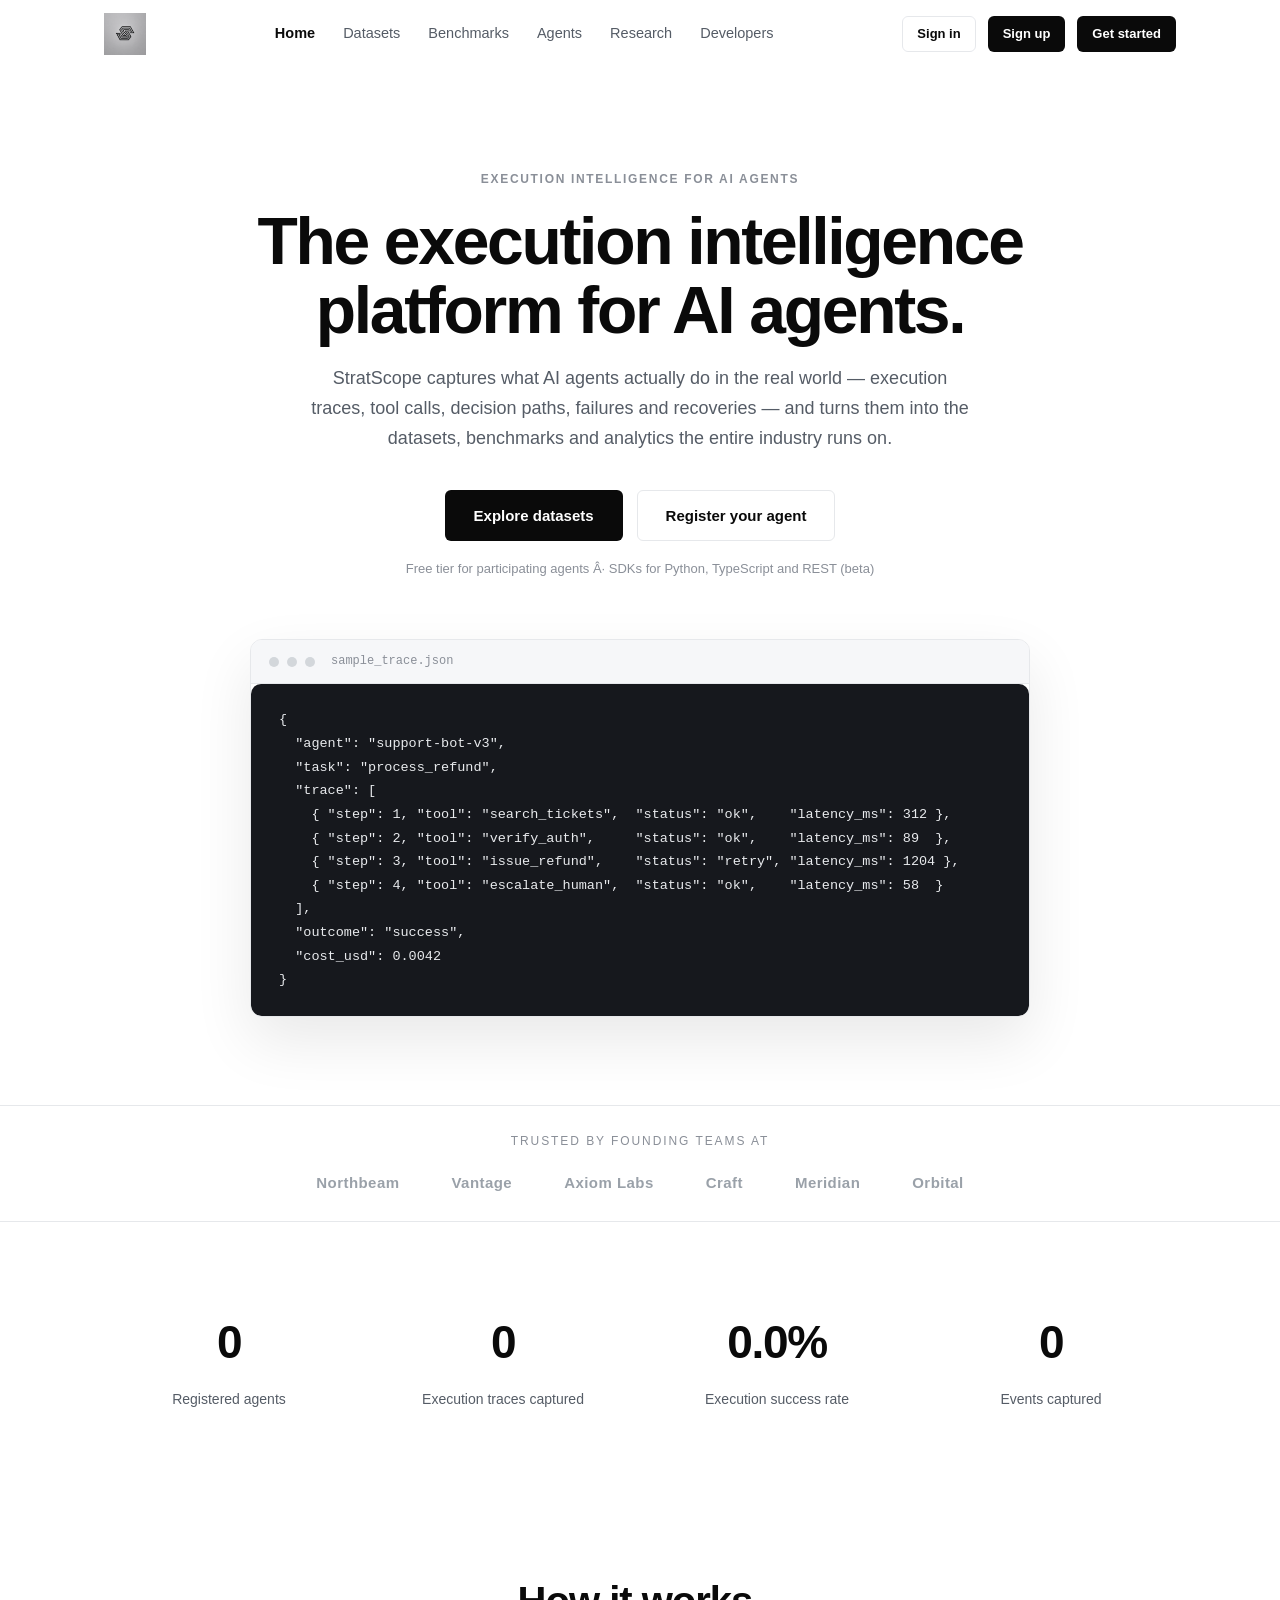
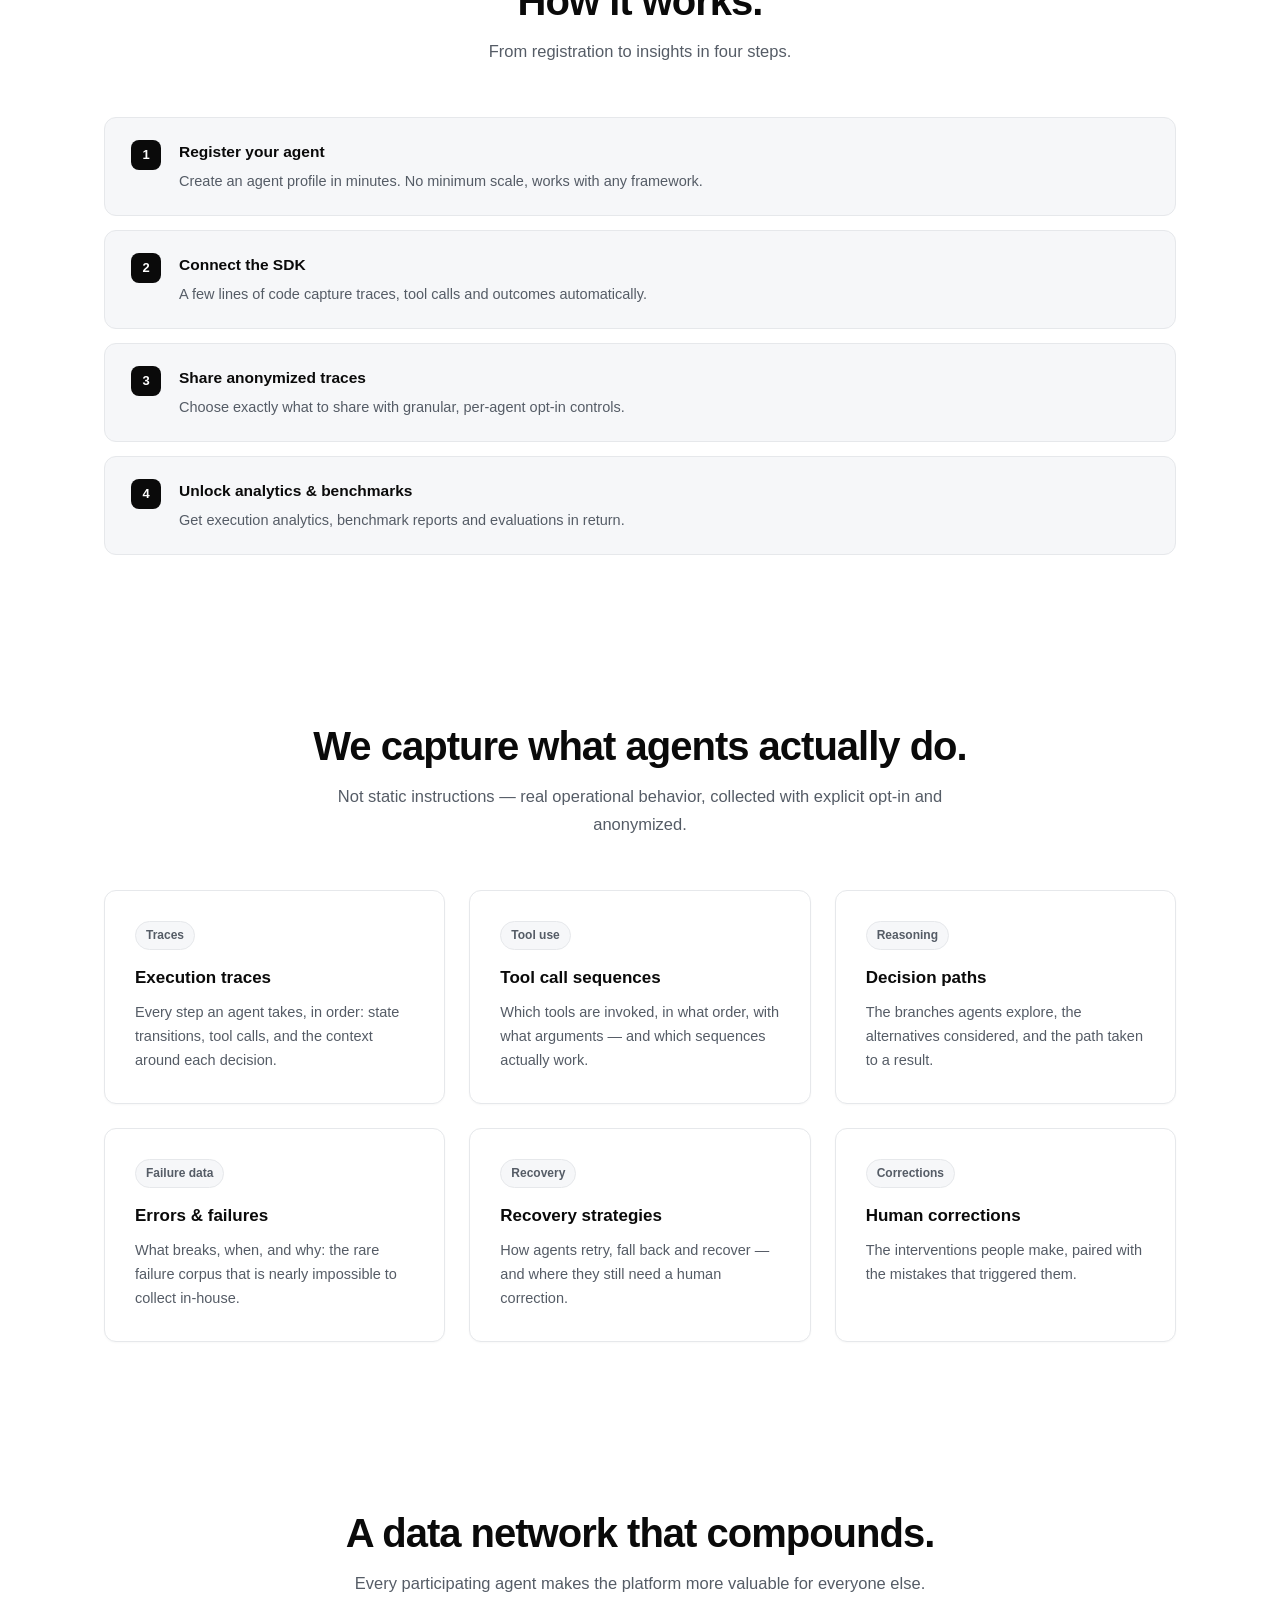
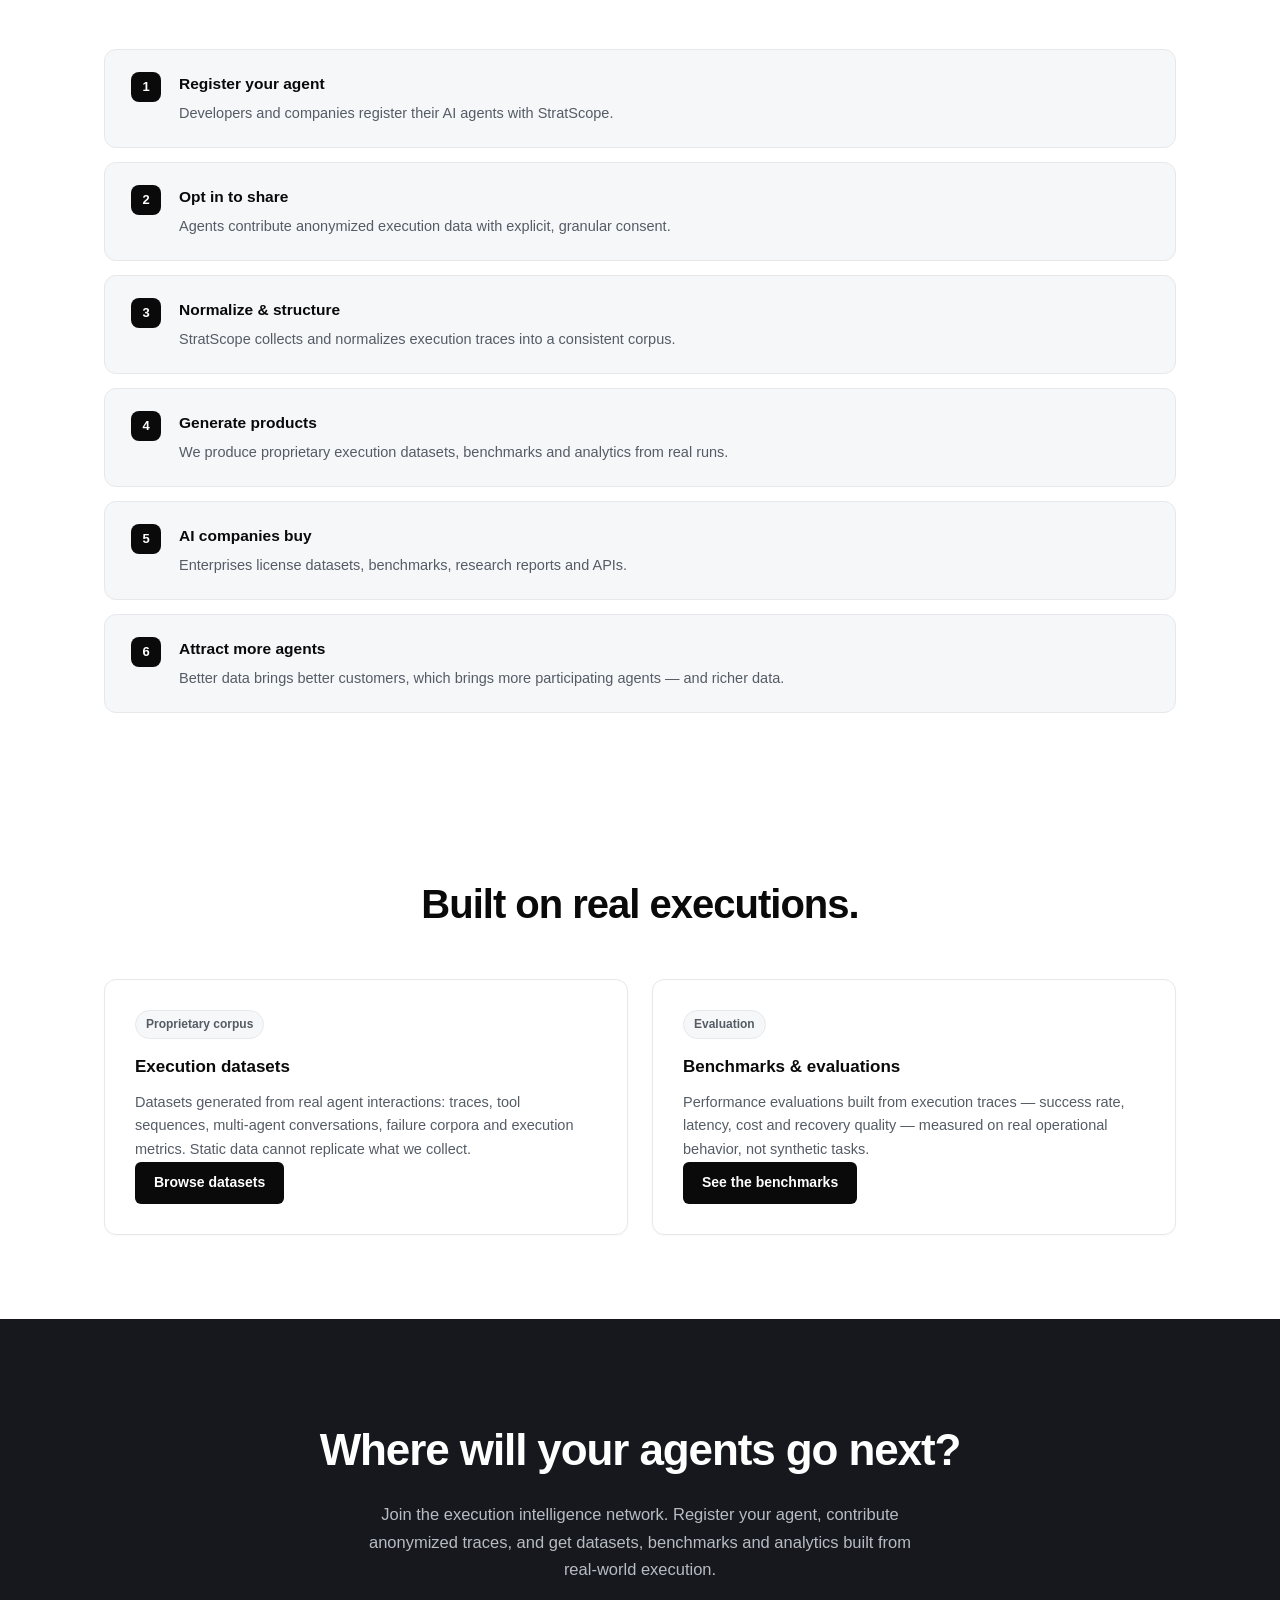
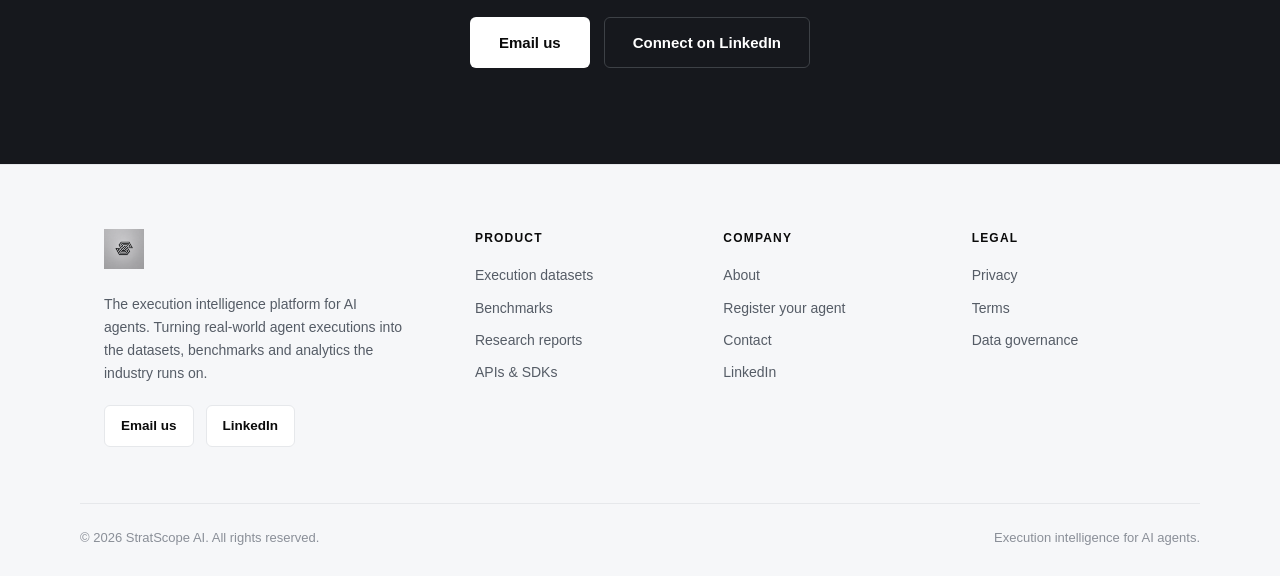
<file: index.html>
<!DOCTYPE html>
<html lang="en">
<head>
  <meta charset="UTF-8" />
  <meta name="viewport" content="width=device-width, initial-scale=1.0" />
  <title>StratScope AI &mdash; The execution intelligence platform for AI agents</title>
  <meta name="description" content="The execution intelligence platform for AI agents. Execution datasets, benchmarks and analytics built from real-world agent executions." />
  <link rel="icon" type="image/png" href="StratScope-logo.png" />
  <link rel="stylesheet" href="css/style.css" />
</head>
<body>
<header class="navbar" id="navbar">
  <div class="nav-inner container">
    <a href="index.html" class="logo"><img src="StratScope-logo.png" alt="StratScope AI" /></a>
    <nav class="nav-links" id="navLinks">
      <a href="index.html" class="active">Home</a>
      <a href="datasets.html">Datasets</a>
      <a href="benchmarks.html">Benchmarks</a>
      <a href="agents.html">Agents</a>
      <a href="research.html">Research</a>
      <a href="developers.html">Developers</a>
    </nav>
    <div class="nav-actions">
      <a href="auth.html" class="btn btn-secondary btn-sm">Sign in</a>
      <a href="auth.html" class="btn btn-primary btn-sm">Sign up</a>
      <a href="auth.html" class="btn btn-primary btn-sm">Get started</a>
      <button class="menu-toggle" id="menuToggle" aria-label="Toggle menu"><span></span><span></span><span></span></button>
    </div>
  </div>
</header>
<main>
  <section class="hero">
    <div class="container hero-inner">
      <p class="eyebrow">Execution intelligence for AI agents</p>
      <h1 class="hero-title">The execution intelligence platform for AI agents.</h1>
      <p class="hero-sub">StratScope captures what AI agents actually do in the real world &mdash; execution traces, tool calls, decision paths, failures and recoveries &mdash; and turns them into the datasets, benchmarks and analytics the entire industry runs on.</p>
      <div class="hero-actions">
        <a href="datasets.html" class="btn btn-primary btn-lg">Explore datasets</a>
        <a href="agents.html" class="btn btn-secondary btn-lg">Register your agent</a>
      </div>
      <p class="hero-note">Free tier for participating agents Â· SDKs for Python, TypeScript and REST (beta)</p>
      <div class="hero-panel">
        <div class="hero-panel-header">
          <span class="hdot"></span><span class="hdot"></span><span class="hdot"></span>
          <span class="hero-panel-title">sample_trace.json</span>
        </div>
        <pre class="code-block">{
  "agent": "support-bot-v3",
  "task": "process_refund",
  "trace": [
    { "step": 1, "tool": "search_tickets",  "status": "ok",    "latency_ms": 312 },
    { "step": 2, "tool": "verify_auth",     "status": "ok",    "latency_ms": 89  },
    { "step": 3, "tool": "issue_refund",    "status": "retry", "latency_ms": 1204 },
    { "step": 4, "tool": "escalate_human",  "status": "ok",    "latency_ms": 58  }
  ],
  "outcome": "success",
  "cost_usd": 0.0042
}</pre>
      </div>
    </div>
  </section>
  <section class="strip">
    <div class="container">
      <p>Trusted by founding teams at</p>
      <div class="strip-names">
        <span>Northbeam</span><span>Vantage</span><span>Axiom Labs</span><span>Craft</span><span>Meridian</span><span>Orbital</span>
      </div>
    </div>
  </section>
  <section class="section">
    <div class="container">
      <div class="stat-grid reveal">
        <div class="stat">
          <div class="stat-number" data-stat-key="agents" data-target="0">0</div>
          <div class="stat-label">Registered agents</div>
        </div>
        <div class="stat">
          <div class="stat-number" data-stat-key="executions" data-target="0">0</div>
          <div class="stat-label">Execution traces captured</div>
        </div>
        <div class="stat">
          <div class="stat-number" data-stat-key="success_rate" data-target="0" data-decimals="1" data-suffix="%">0</div>
          <div class="stat-label">Execution success rate</div>
        </div>
        <div class="stat">
          <div class="stat-number" data-stat-key="events" data-target="0">0</div>
          <div class="stat-label">Events captured</div>
        </div>
      </div>
    </div>
  </section>
  <section class="section">
    <div class="container">
      <div class="section-head center">
        <h2 class="section-title">How it works.</h2>
        <p class="section-sub">From registration to insights in four steps.</p>
      </div>
      <div class="flywheel reveal">
        <div class="flywheel-step">
          <span class="step-num">1</span>
          <div>
            <h3 class="step-title">Register your agent</h3>
            <p class="step-text">Create an agent profile in minutes. No minimum scale, works with any framework.</p>
          </div>
        </div>
        <div class="flywheel-step">
          <span class="step-num">2</span>
          <div>
            <h3 class="step-title">Connect the SDK</h3>
            <p class="step-text">A few lines of code capture traces, tool calls and outcomes automatically.</p>
          </div>
        </div>
        <div class="flywheel-step">
          <span class="step-num">3</span>
          <div>
            <h3 class="step-title">Share anonymized traces</h3>
            <p class="step-text">Choose exactly what to share with granular, per-agent opt-in controls.</p>
          </div>
        </div>
        <div class="flywheel-step">
          <span class="step-num">4</span>
          <div>
            <h3 class="step-title">Unlock analytics &amp; benchmarks</h3>
            <p class="step-text">Get execution analytics, benchmark reports and evaluations in return.</p>
          </div>
        </div>
      </div>
    </div>
  </section>
  <section class="section">
    <div class="container">
      <div class="section-head center">
        <h2 class="section-title">We capture what agents actually do.</h2>
        <p class="section-sub">Not static instructions &mdash; real operational behavior, collected with explicit opt-in and anonymized.</p>
      </div>
      <div class="grid-3 reveal">
        <div class="card">
          <span class="tag">Traces</span>
          <h3 class="card-title">Execution traces</h3>
          <p class="card-text">Every step an agent takes, in order: state transitions, tool calls, and the context around each decision.</p>
        </div>
        <div class="card">
          <span class="tag">Tool use</span>
          <h3 class="card-title">Tool call sequences</h3>
          <p class="card-text">Which tools are invoked, in what order, with what arguments &mdash; and which sequences actually work.</p>
        </div>
        <div class="card">
          <span class="tag">Reasoning</span>
          <h3 class="card-title">Decision paths</h3>
          <p class="card-text">The branches agents explore, the alternatives considered, and the path taken to a result.</p>
        </div>
        <div class="card">
          <span class="tag">Failure data</span>
          <h3 class="card-title">Errors &amp; failures</h3>
          <p class="card-text">What breaks, when, and why: the rare failure corpus that is nearly impossible to collect in-house.</p>
        </div>
        <div class="card">
          <span class="tag">Recovery</span>
          <h3 class="card-title">Recovery strategies</h3>
          <p class="card-text">How agents retry, fall back and recover &mdash; and where they still need a human correction.</p>
        </div>
        <div class="card">
          <span class="tag">Corrections</span>
          <h3 class="card-title">Human corrections</h3>
          <p class="card-text">The interventions people make, paired with the mistakes that triggered them.</p>
        </div>
      </div>
    </div>
  </section>
  <section class="section">
    <div class="container">
      <div class="section-head center">
        <h2 class="section-title">A data network that compounds.</h2>
        <p class="section-sub">Every participating agent makes the platform more valuable for everyone else.</p>
      </div>
      <div class="flywheel reveal">
        <div class="flywheel-step">
          <span class="step-num">1</span>
          <div>
            <h3 class="step-title">Register your agent</h3>
            <p class="step-text">Developers and companies register their AI agents with StratScope.</p>
          </div>
        </div>
        <div class="flywheel-step">
          <span class="step-num">2</span>
          <div>
            <h3 class="step-title">Opt in to share</h3>
            <p class="step-text">Agents contribute anonymized execution data with explicit, granular consent.</p>
          </div>
        </div>
        <div class="flywheel-step">
          <span class="step-num">3</span>
          <div>
            <h3 class="step-title">Normalize &amp; structure</h3>
            <p class="step-text">StratScope collects and normalizes execution traces into a consistent corpus.</p>
          </div>
        </div>
        <div class="flywheel-step">
          <span class="step-num">4</span>
          <div>
            <h3 class="step-title">Generate products</h3>
            <p class="step-text">We produce proprietary execution datasets, benchmarks and analytics from real runs.</p>
          </div>
        </div>
        <div class="flywheel-step">
          <span class="step-num">5</span>
          <div>
            <h3 class="step-title">AI companies buy</h3>
            <p class="step-text">Enterprises license datasets, benchmarks, research reports and APIs.</p>
          </div>
        </div>
        <div class="flywheel-step">
          <span class="step-num">6</span>
          <div>
            <h3 class="step-title">Attract more agents</h3>
            <p class="step-text">Better data brings better customers, which brings more participating agents &mdash; and richer data.</p>
          </div>
        </div>
      </div>
    </div>
  </section>
  <section class="section">
    <div class="container">
      <div class="section-head center">
        <h2 class="section-title">Built on real executions.</h2>
      </div>
      <div class="grid-2 reveal">
        <div class="card">
          <span class="tag">Proprietary corpus</span>
          <h3 class="card-title">Execution datasets</h3>
          <p class="card-text">Datasets generated from real agent interactions: traces, tool sequences, multi-agent conversations, failure corpora and execution metrics. Static data cannot replicate what we collect.</p>
          <a href="datasets.html" class="btn btn-primary">Browse datasets</a>
        </div>
        <div class="card">
          <span class="tag">Evaluation</span>
          <h3 class="card-title">Benchmarks &amp; evaluations</h3>
          <p class="card-text">Performance evaluations built from execution traces &mdash; success rate, latency, cost and recovery quality &mdash; measured on real operational behavior, not synthetic tasks.</p>
          <a href="benchmarks.html" class="btn btn-primary">See the benchmarks</a>
        </div>
      </div>
    </div>
  </section>
  <section class="cta-section">
    <div class="container">
      <h2 class="cta-title">Where will your agents go next?</h2>
      <p class="cta-sub">Join the execution intelligence network. Register your agent, contribute anonymized traces, and get datasets, benchmarks and analytics built from real-world execution.</p>
      <div class="hero-actions">
        <a href="mailto:khalidkhan46572@gmail.com" class="btn btn-primary btn-lg">Email us</a>
        <a href="https://www.linkedin.com/in/khalid-khan-4b548033b/" target="_blank" rel="noopener" class="btn btn-secondary btn-lg">Connect on LinkedIn</a>
      </div>
    </div>
  </section>
</main>
<footer class="footer">
  <div class="container footer-inner">
    <div class="footer-brand">
      <img src="StratScope-logo.png" alt="StratScope AI" class="footer-logo" />
      <p>The execution intelligence platform for AI agents. Turning real-world agent executions into the datasets, benchmarks and analytics the industry runs on.</p>
      <div class="footer-social">
        <a href="mailto:khalidkhan46572@gmail.com">Email us</a>
        <a href="https://www.linkedin.com/in/khalid-khan-4b548033b/" target="_blank" rel="noopener">LinkedIn</a>
      </div>
    </div>
    <div class="footer-col">
      <h4 class="footer-col-title">Product</h4>
      <a href="datasets.html">Execution datasets</a>
      <a href="benchmarks.html">Benchmarks</a>
      <a href="research.html">Research reports</a>
      <a href="developers.html">APIs &amp; SDKs</a>
    </div>
    <div class="footer-col">
      <h4 class="footer-col-title">Company</h4>
      <a href="index.html">About</a>
      <a href="agents.html">Register your agent</a>
      <a href="contact.html">Contact</a>
      <a href="https://www.linkedin.com/in/khalid-khan-4b548033b/" target="_blank" rel="noopener">LinkedIn</a>
    </div>
    <div class="footer-col">
      <h4 class="footer-col-title">Legal</h4>
      <a href="privacy.html">Privacy</a>
      <a href="terms.html">Terms</a>
      <a href="data-governance.html">Data governance</a>
    </div>
  </div>
  <div class="footer-bottom container">
    <span>&copy; <span id="year"></span> StratScope AI. All rights reserved.</span>
    <span>Execution intelligence for AI agents.</span>
  </div>
</footer>
<script src="js/api.js"></script>
<script src="js/home.js"></script>
<script src="js/main.js"></script>
</body>
</html>
</file>
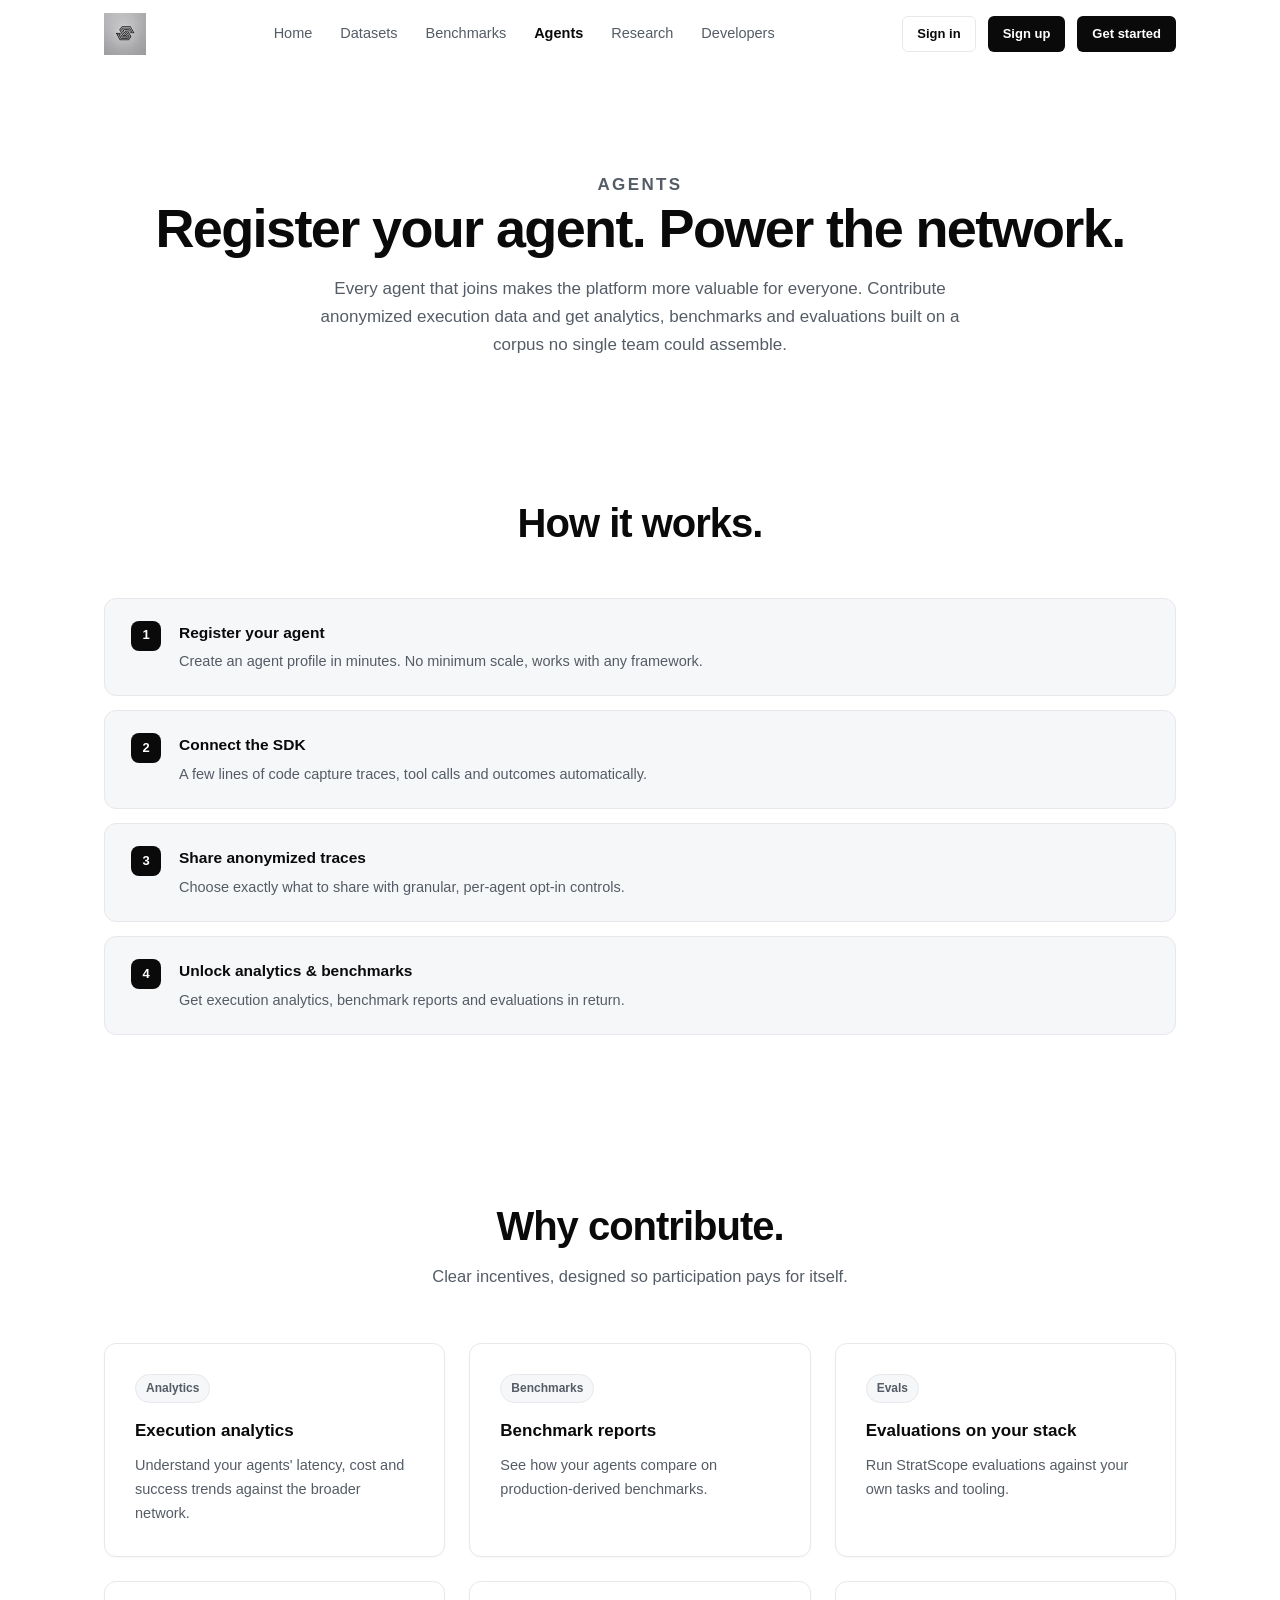
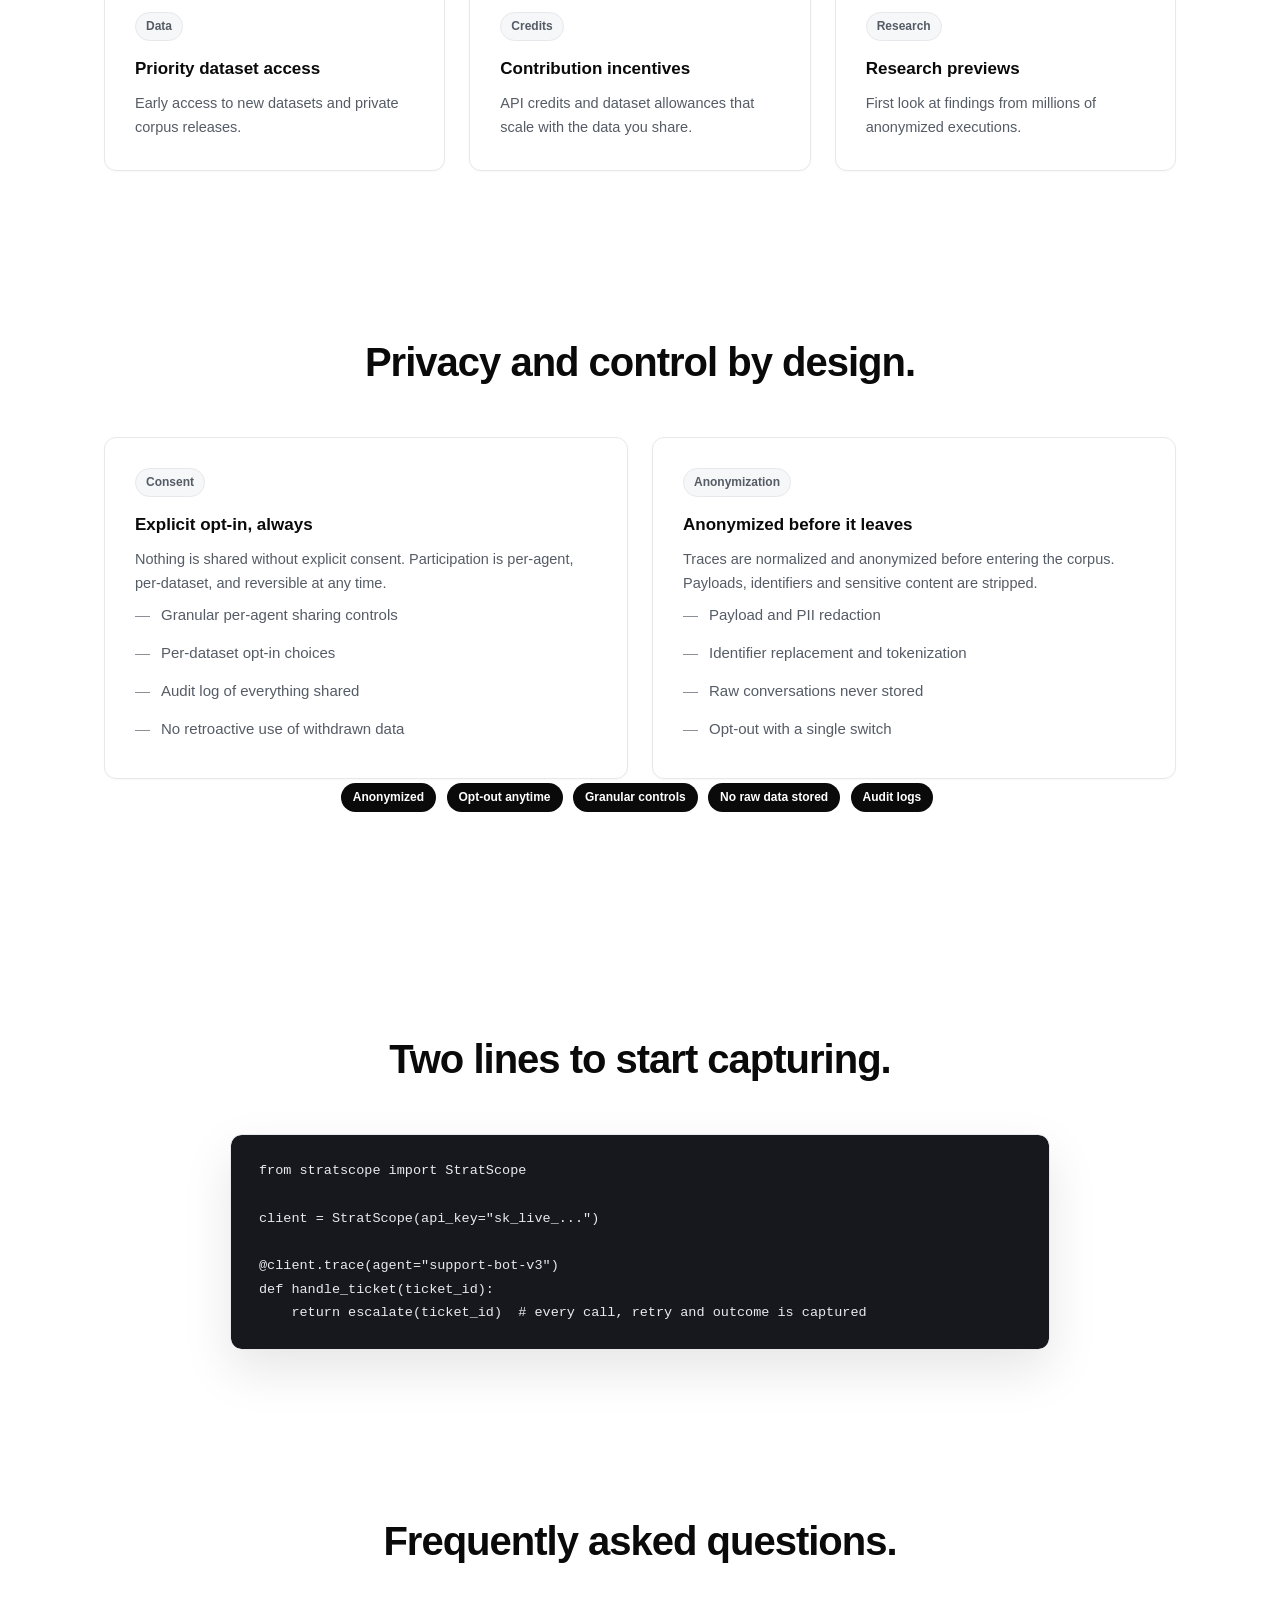
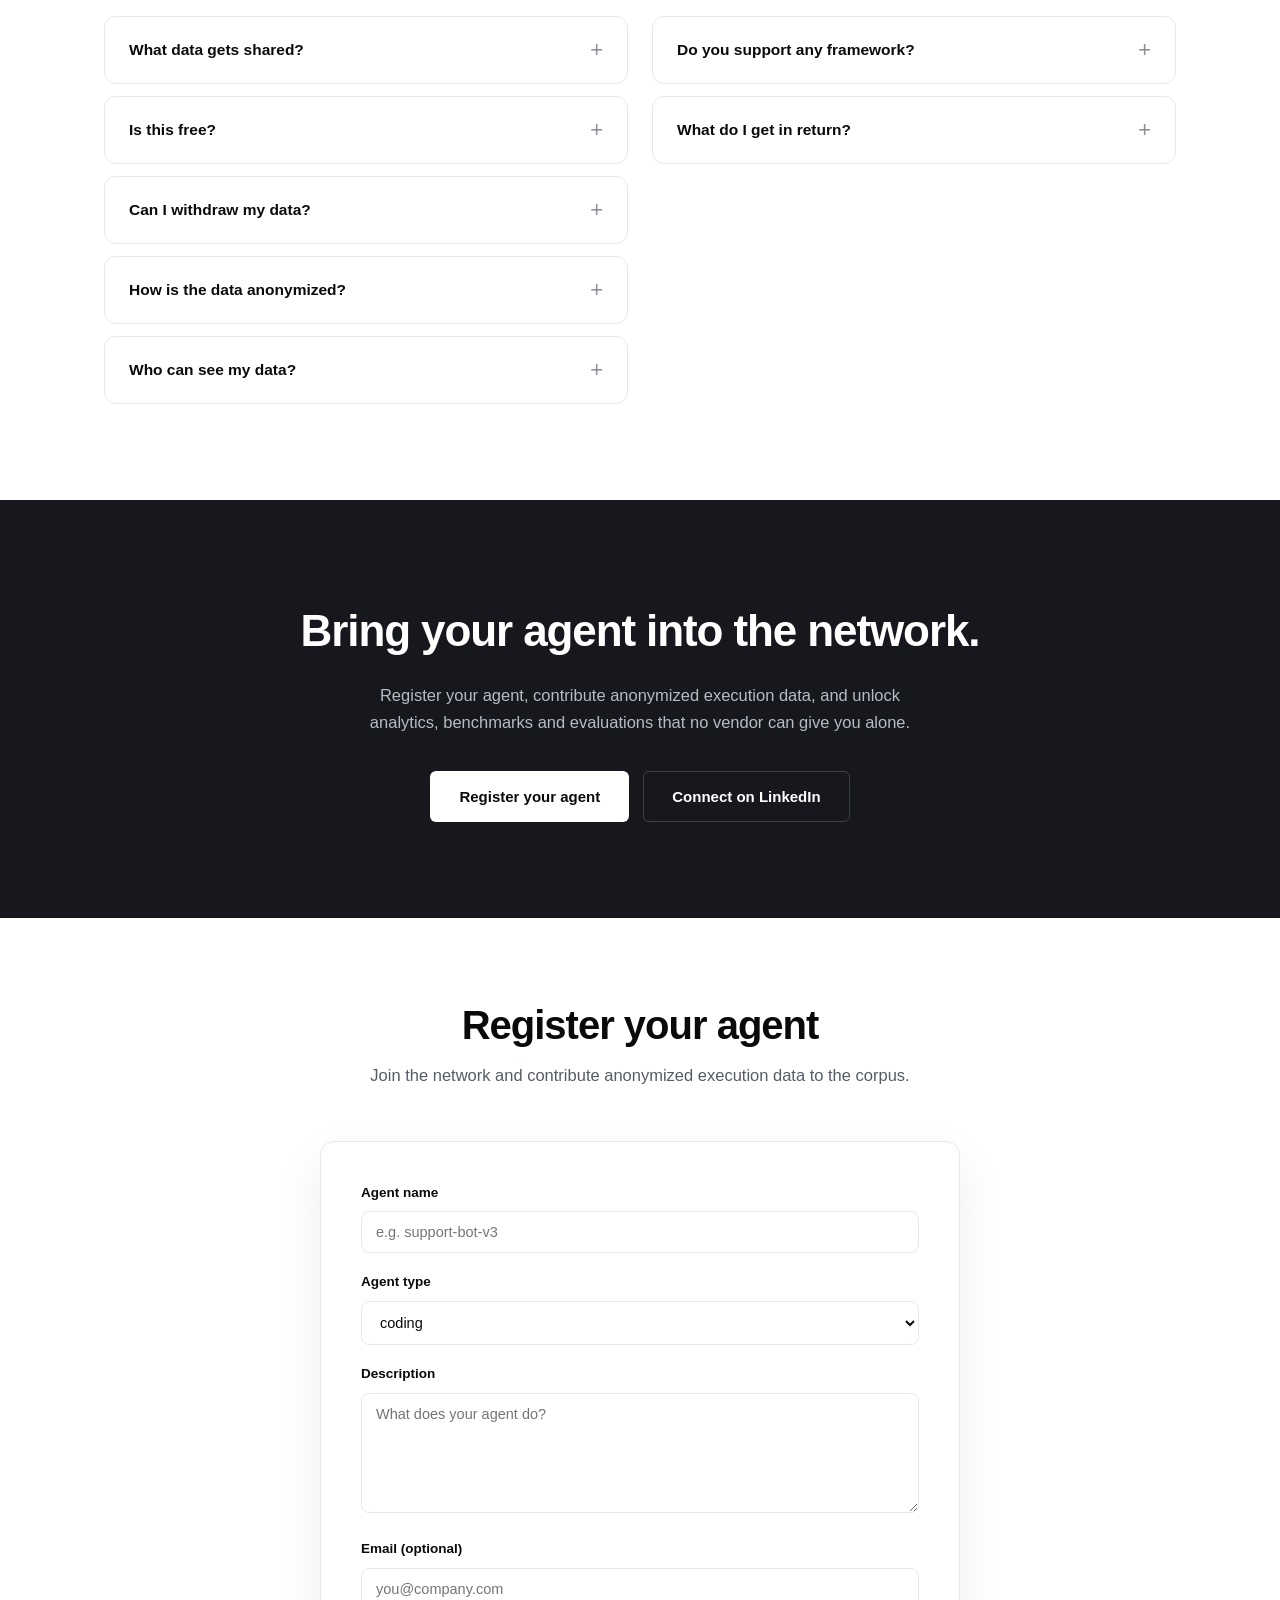
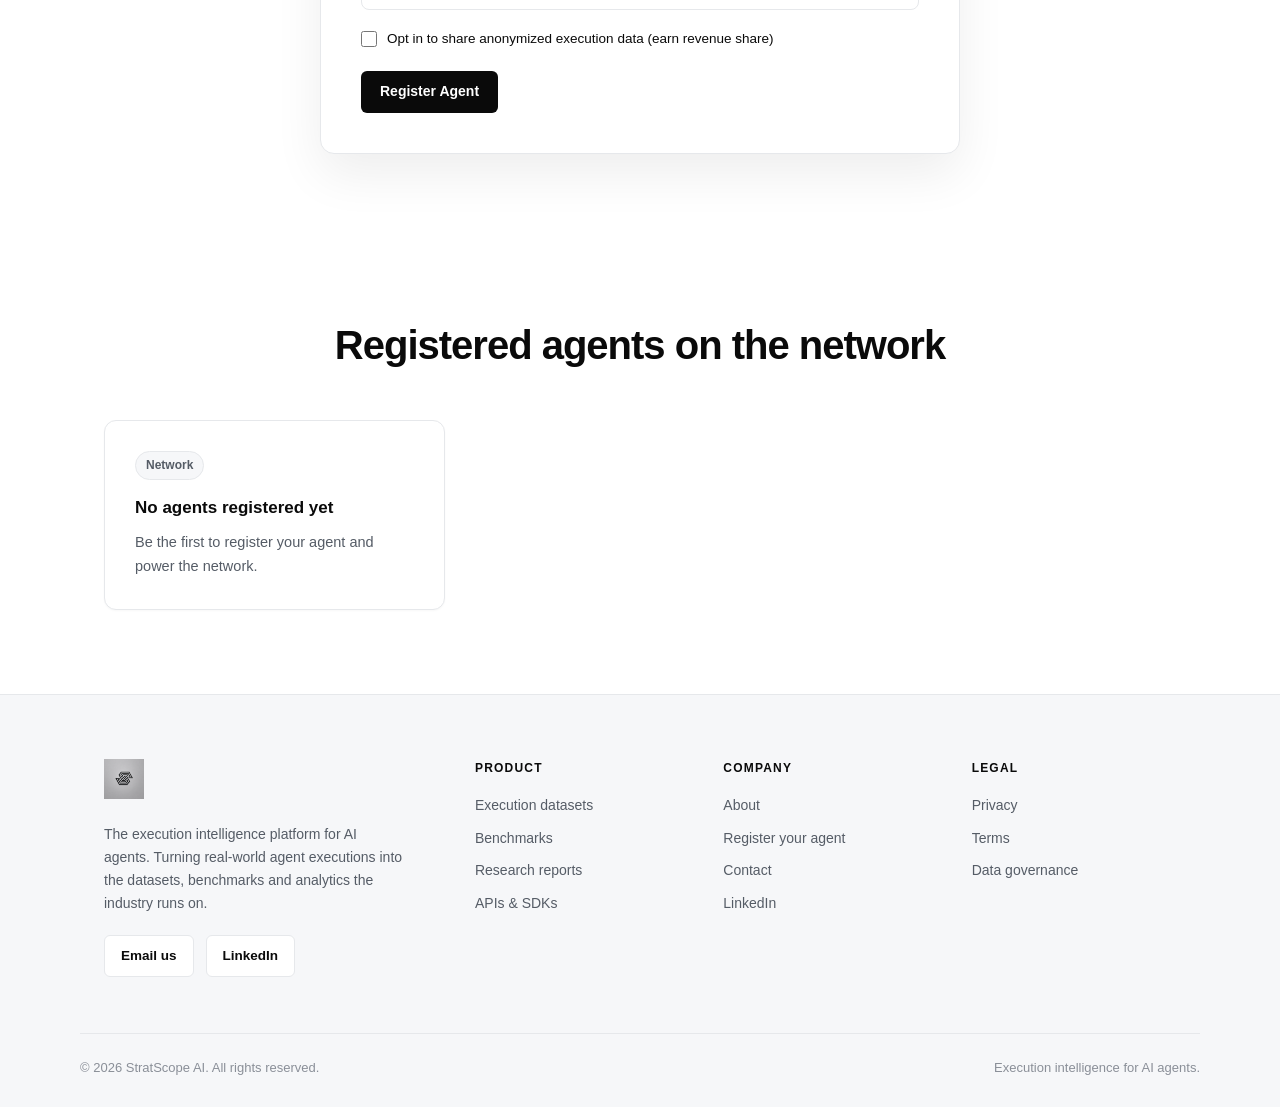
<file: agents.html>
<!DOCTYPE html>
<html lang="en">
<head>
  <meta charset="UTF-8" />
  <meta name="viewport" content="width=device-width, initial-scale=1.0" />
  <title>Agents &mdash; StratScope AI</title>
  <meta name="description" content="Register your AI agent, contribute anonymized execution data, and unlock analytics, benchmarks and evaluations." />
  <link rel="icon" type="image/png" href="StratScope-logo.png" />
  <link rel="stylesheet" href="css/style.css" />
</head>
<body>
  <header class="navbar" id="navbar">
    <div class="nav-inner container">
      <a href="index.html" class="logo"><img src="StratScope-logo.png" alt="StratScope AI" /></a>
      <nav class="nav-links" id="navLinks">
        <a href="index.html">Home</a>
        <a href="datasets.html">Datasets</a>
        <a href="benchmarks.html">Benchmarks</a>
        <a href="agents.html" class="active">Agents</a>
        <a href="research.html">Research</a>
        <a href="developers.html">Developers</a>
      </nav>
      <div class="nav-actions">
        <a href="auth.html" class="btn btn-secondary btn-sm">Sign in</a>
        <a href="auth.html" class="btn btn-primary btn-sm">Sign up</a>
        <a href="auth.html" class="btn btn-primary btn-sm">Get started</a>
        <button class="menu-toggle" id="menuToggle" aria-label="Toggle menu"><span></span><span></span><span></span></button>
      </div>
    </div>
  </header>

  <main>
    <section class="page-head">
      <div class="container">
        <p class="eyebrow">Agents</p>
        <h1>Register your agent. Power the network.</h1>
        <p>Every agent that joins makes the platform more valuable for everyone. Contribute anonymized execution data and get analytics, benchmarks and evaluations built on a corpus no single team could assemble.</p>
      </div>
    </section>

    <section class="section">
      <div class="container">
        <div class="section-head center">
          <h2 class="section-title">How it works.</h2>
        </div>
        <div class="flywheel reveal">
          <div class="flywheel-step">
            <span class="step-num">1</span>
            <div>
              <h3 class="step-title">Register your agent</h3>
              <p class="step-text">Create an agent profile in minutes. No minimum scale, works with any framework.</p>
            </div>
          </div>
          <div class="flywheel-step">
            <span class="step-num">2</span>
            <div>
              <h3 class="step-title">Connect the SDK</h3>
              <p class="step-text">A few lines of code capture traces, tool calls and outcomes automatically.</p>
            </div>
          </div>
          <div class="flywheel-step">
            <span class="step-num">3</span>
            <div>
              <h3 class="step-title">Share anonymized traces</h3>
              <p class="step-text">Choose exactly what to share with granular, per-agent opt-in controls.</p>
            </div>
          </div>
          <div class="flywheel-step">
            <span class="step-num">4</span>
            <div>
              <h3 class="step-title">Unlock analytics &amp; benchmarks</h3>
              <p class="step-text">Get execution analytics, benchmark reports and evaluations in return.</p>
            </div>
          </div>
        </div>
      </div>
    </section>

    <section class="section">
      <div class="container">
        <div class="section-head center">
          <h2 class="section-title">Why contribute.</h2>
          <p class="section-sub">Clear incentives, designed so participation pays for itself.</p>
        </div>
        <div class="grid-3 reveal">
          <div class="card">
            <span class="tag">Analytics</span>
            <h3 class="card-title">Execution analytics</h3>
            <p class="card-text">Understand your agents' latency, cost and success trends against the broader network.</p>
          </div>
          <div class="card">
            <span class="tag">Benchmarks</span>
            <h3 class="card-title">Benchmark reports</h3>
            <p class="card-text">See how your agents compare on production-derived benchmarks.</p>
          </div>
          <div class="card">
            <span class="tag">Evals</span>
            <h3 class="card-title">Evaluations on your stack</h3>
            <p class="card-text">Run StratScope evaluations against your own tasks and tooling.</p>
          </div>
          <div class="card">
            <span class="tag">Data</span>
            <h3 class="card-title">Priority dataset access</h3>
            <p class="card-text">Early access to new datasets and private corpus releases.</p>
          </div>
          <div class="card">
            <span class="tag">Credits</span>
            <h3 class="card-title">Contribution incentives</h3>
            <p class="card-text">API credits and dataset allowances that scale with the data you share.</p>
          </div>
          <div class="card">
            <span class="tag">Research</span>
            <h3 class="card-title">Research previews</h3>
            <p class="card-text">First look at findings from millions of anonymized executions.</p>
          </div>
        </div>
      </div>
    </section>

    <section class="section">
      <div class="container">
        <div class="section-head center">
          <h2 class="section-title">Privacy and control by design.</h2>
        </div>
        <div class="grid-2 reveal">
          <div class="card">
            <span class="tag">Consent</span>
            <h3 class="card-title">Explicit opt-in, always</h3>
            <p class="card-text">Nothing is shared without explicit consent. Participation is per-agent, per-dataset, and reversible at any time.</p>
            <ul class="checklist">
              <li>Granular per-agent sharing controls</li>
              <li>Per-dataset opt-in choices</li>
              <li>Audit log of everything shared</li>
              <li>No retroactive use of withdrawn data</li>
            </ul>
          </div>
          <div class="card">
            <span class="tag">Anonymization</span>
            <h3 class="card-title">Anonymized before it leaves</h3>
            <p class="card-text">Traces are normalized and anonymized before entering the corpus. Payloads, identifiers and sensitive content are stripped.</p>
            <ul class="checklist">
              <li>Payload and PII redaction</li>
              <li>Identifier replacement and tokenization</li>
              <li>Raw conversations never stored</li>
              <li>Opt-out with a single switch</li>
            </ul>
          </div>
        </div>
        <div class="section-head center">
          <div>
            <span class="badge">Anonymized</span>
            <span class="badge">Opt-out anytime</span>
            <span class="badge">Granular controls</span>
            <span class="badge">No raw data stored</span>
            <span class="badge">Audit logs</span>
          </div>
        </div>
      </div>
    </section>

    <section class="section">
      <div class="container">
        <div class="section-head center">
          <h2 class="section-title">Two lines to start capturing.</h2>
        </div>
        <div class="code-block-wrap reveal">
          <pre class="code-block">from stratscope import StratScope

client = StratScope(api_key="sk_live_...")

@client.trace(agent="support-bot-v3")
def handle_ticket(ticket_id):
    return escalate(ticket_id)  # every call, retry and outcome is captured</pre>
        </div>
      </div>
    </section>

    <section class="section">
      <div class="container">
        <div class="section-head center">
          <h2 class="section-title">Frequently asked questions.</h2>
        </div>
        <div class="grid-2 reveal">
          <div>
            <div class="faq-item">
              <button class="faq-q">What data gets shared?</button>
              <div class="faq-a">
                <p>Only the execution metadata you opt in to: tool calls, outcomes, latency and cost. Raw payloads and conversations are never stored.</p>
              </div>
            </div>
            <div class="faq-item">
              <button class="faq-q">Is this free?</button>
              <div class="faq-a">
                <p>Yes. Contributing agents get a free tier with analytics, benchmarks and evals. Premium access scales with contributions.</p>
              </div>
            </div>
            <div class="faq-item">
              <button class="faq-q">Can I withdraw my data?</button>
              <div class="faq-a">
                <p>Yes. Opt out anytime; withdrawn data is excluded from future dataset releases and not retroactively extended.</p>
              </div>
            </div>
            <div class="faq-item">
              <button class="faq-q">How is the data anonymized?</button>
              <div class="faq-a">
                <p>Identifiers and payloads are stripped or replaced during normalization, before anything enters the corpus.</p>
              </div>
            </div>
            <div class="faq-item">
              <button class="faq-q">Who can see my data?</button>
              <div class="faq-a">
                <p>Only aggregated, anonymized datasets reach licensed customers. Contributor identities are never disclosed.</p>
              </div>
            </div>
          </div>
          <div>
            <div class="faq-item">
              <button class="faq-q">Do you support any framework?</button>
              <div class="faq-a">
                <p>We support any agent built on Python, TypeScript or REST &mdash; from LangChain-style frameworks to bespoke systems.</p>
              </div>
            </div>
            <div class="faq-item">
              <button class="faq-q">What do I get in return?</button>
              <div class="faq-a">
                <p>Analytics, benchmark reports, evaluations on your stack, priority dataset access and research previews.</p>
              </div>
            </div>
          </div>
        </div>
      </div>
    </section>

    <section class="cta-section">
      <div class="container">
        <h2 class="cta-title">Bring your agent into the network.</h2>
        <p class="cta-sub">Register your agent, contribute anonymized execution data, and unlock analytics, benchmarks and evaluations that no vendor can give you alone.</p>
        <div class="hero-actions">
          <a href="mailto:khalidkhan46572@gmail.com" class="btn btn-primary btn-lg">Register your agent</a>
          <a href="https://www.linkedin.com/in/khalid-khan-4b548033b/" target="_blank" rel="noopener" class="btn btn-secondary btn-lg">Connect on LinkedIn</a>
        </div>
      </div>
    </section>
  </main>

  <footer class="footer">
    <div class="container footer-inner">
      <div class="footer-brand">
        <img src="StratScope-logo.png" alt="StratScope AI" class="footer-logo" />
        <p>The execution intelligence platform for AI agents. Turning real-world agent executions into the datasets, benchmarks and analytics the industry runs on.</p>
        <div class="footer-social">
          <a href="mailto:khalidkhan46572@gmail.com">Email us</a>
          <a href="https://www.linkedin.com/in/khalid-khan-4b548033b/" target="_blank" rel="noopener">LinkedIn</a>
        </div>
      </div>
      <div class="footer-col">
        <h4 class="footer-col-title">Product</h4>
        <a href="datasets.html">Execution datasets</a>
        <a href="benchmarks.html">Benchmarks</a>
        <a href="research.html">Research reports</a>
        <a href="developers.html">APIs &amp; SDKs</a>
      </div>
      <div class="footer-col">
        <h4 class="footer-col-title">Company</h4>
        <a href="index.html">About</a>
        <a href="agents.html">Register your agent</a>
        <a href="contact.html">Contact</a>
        <a href="https://www.linkedin.com/in/khalid-khan-4b548033b/" target="_blank" rel="noopener">LinkedIn</a>
      </div>
      <div class="footer-col">
        <h4 class="footer-col-title">Legal</h4>
        <a href="privacy.html">Privacy</a>
        <a href="terms.html">Terms</a>
        <a href="data-governance.html">Data governance</a>
      </div>
    </div>
    <div class="footer-bottom container">
      <span>&copy; <span id="year"></span> StratScope AI. All rights reserved.</span>
      <span>Execution intelligence for AI agents.</span>
    </div>
  </footer>
  <script src="js/main.js"></script>
  <script src="js/api.js"></script>
  <script src="js/agents.js"></script>
</body>
</html>
</file>
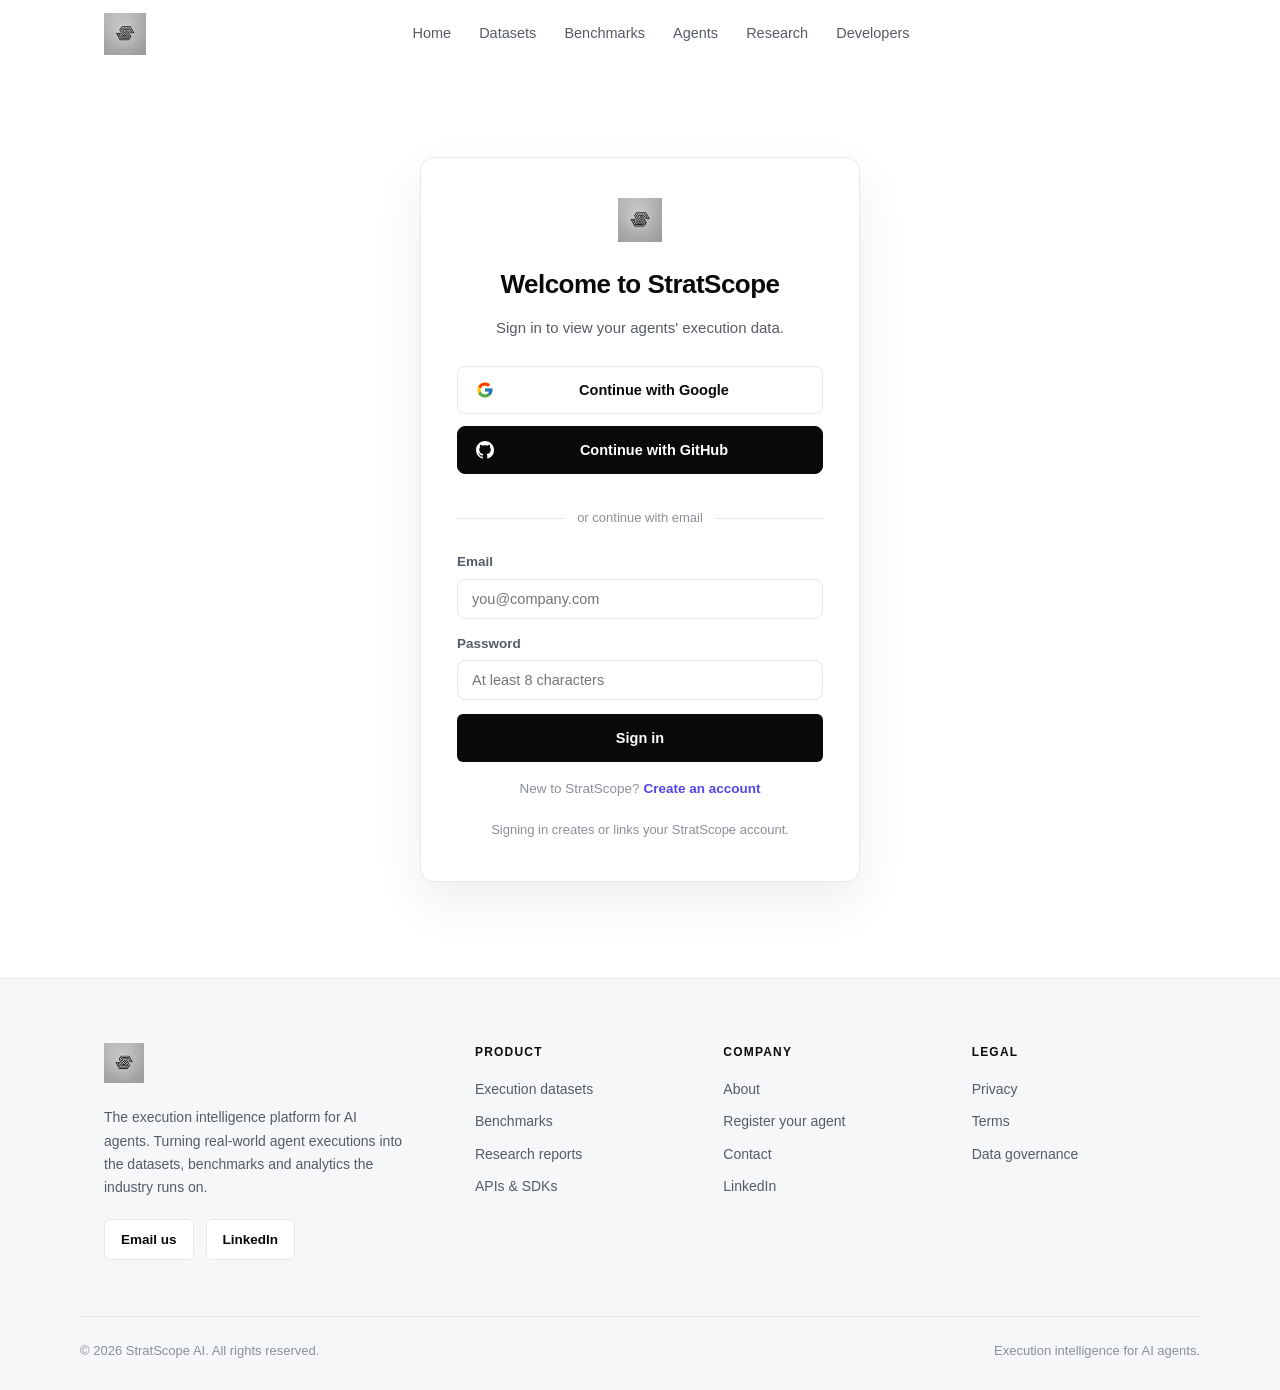
<file: auth.html>
<!DOCTYPE html>
<html lang="en">
<head>
  <meta charset="UTF-8" />
  <meta name="viewport" content="width=device-width, initial-scale=1.0" />
  <title>Sign in &mdash; StratScope AI</title>
  <meta name="description" content="Sign in to StratScope to view your agents' execution data." />
  <link rel="icon" type="image/png" href="StratScope-logo.png" />
  <link rel="stylesheet" href="css/style.css" />
</head>
<body>
<header class="navbar" id="navbar">
  <div class="nav-inner container">
    <a href="index.html" class="logo"><img src="StratScope-logo.png" alt="StratScope AI" /></a>
    <nav class="nav-links" id="navLinks">
      <a href="index.html">Home</a>
      <a href="datasets.html">Datasets</a>
      <a href="benchmarks.html">Benchmarks</a>
      <a href="agents.html">Agents</a>
      <a href="research.html">Research</a>
      <a href="developers.html">Developers</a>
    </nav>
    <div class="nav-actions">
      <button class="menu-toggle" id="menuToggle" aria-label="Toggle menu"><span></span><span></span><span></span></button>
    </div>
  </div>
</header>
<main>
  <section class="auth-main">
    <div class="container">
      <div class="auth-card">
        <img src="StratScope-logo.png" alt="StratScope AI" class="auth-logo" />
        <h1 class="auth-title">Welcome to StratScope</h1>
        <p class="auth-sub">Sign in to view your agents' execution data.</p>
        <div class="auth-error" id="authError" hidden></div>
        <div class="auth-social">
          <a href="https://stratscope-api.khalidkhan.workers.dev/v1/auth/google" class="btn btn-auth btn-google">
            <svg width="18" height="18" viewBox="0 0 48 48" aria-hidden="true">
              <path fill="#FFC107" d="M43.6 20.1H42V20H24v8h11.3C33.7 32.7 29.2 36 24 36c-6.6 0-12-5.4-12-12s5.4-12 12-12c3.1 0 5.9 1.2 8 3l5.7-5.7C34.5 6.1 29.5 4 24 4 13 4 4 13 4 24s9 20 20 20 20-9 20-20c0-1.3-.1-2.6-.4-3.9z"/>
              <path fill="#FF3D00" d="M6.3 14.7l6.6 4.8C14.7 15.1 19 12 24 12c3.1 0 5.9 1.2 8 3l5.7-5.7C34.5 6.1 29.5 4 24 4 16.3 4 9.7 8.3 6.3 14.7z"/>
              <path fill="#4CAF50" d="M24 44c5.2 0 9.9-2 13.4-5.2l-6.2-5.2C29.2 35.1 26.7 36 24 36c-5.2 0-9.6-3.3-11.3-8l-6.5 5C9.5 39.6 16.2 44 24 44z"/>
              <path fill="#1976D2" d="M43.6 20.1H42V20H24v8h11.3c-.8 2.2-2.2 4.2-4.1 5.6l6.2 5.2C41.4 34.4 44 29.6 44 24c0-1.3-.1-2.6-.4-3.9z"/>
            </svg>
            <span>Continue with Google</span>
          </a>
          <a href="https://stratscope-api.khalidkhan.workers.dev/v1/auth/github" class="btn btn-auth btn-github">
            <svg width="18" height="18" viewBox="0 0 16 16" fill="currentColor" aria-hidden="true">
              <path d="M8 0C3.58 0 0 3.58 0 8c0 3.54 2.29 6.53 5.47 7.59.4.07.55-.17.55-.38 0-.19-.01-.82-.01-1.49-2.01.37-2.53-.49-2.69-.94-.09-.23-.48-.94-.82-1.13-.28-.15-.68-.52-.01-.53.63-.01 1.08.58 1.23.82.72 1.21 1.87.87 2.33.66.07-.52.28-.87.51-1.07-1.78-.2-3.64-.89-3.64-3.95 0-.87.31-1.59.82-2.15-.08-.2-.36-1.02.08-2.12 0 0 .67-.21 2.2.82.64-.18 1.32-.27 2-.27s1.36.09 2 .27c1.53-1.04 2.2-.82 2.2-.82.44 1.1.16 1.92.08 2.12.51.56.82 1.27.82 2.15 0 3.07-1.87 3.75-3.65 3.95.29.25.54.73.54 1.48 0 1.07-.01 1.93-.01 2.2 0 .21.15.46.55.38A8.01 8.01 0 0 0 16 8c0-4.42-3.58-8-8-8z"/>
            </svg>
            <span>Continue with GitHub</span>
          </a>
        </div>
        <div class="auth-divider"><span>or continue with email</span></div>
        <form class="auth-form" id="authForm" novalidate>
          <div class="auth-field" id="nameField" hidden>
            <label for="authName">Full name</label>
            <input type="text" id="authName" name="name" autocomplete="name" placeholder="Jane Doe" />
          </div>
          <div class="auth-field">
            <label for="authEmail">Email</label>
            <input type="email" id="authEmail" name="email" autocomplete="email" placeholder="you@company.com" required />
          </div>
          <div class="auth-field">
            <label for="authPassword">Password</label>
            <input type="password" id="authPassword" name="password" autocomplete="current-password" placeholder="At least 8 characters" required minlength="8" />
          </div>
          <div class="auth-form-error" id="authFormError" hidden></div>
          <button type="submit" class="btn btn-primary btn-submit" id="authSubmit">Sign in</button>
          <p class="auth-switch">
            <span id="authSwitchText">New to StratScope?</span>
            <a href="#auth" id="authSwitchLink">Create an account</a>
          </p>
        </form>
        <p class="auth-note">Signing in creates or links your StratScope account.</p>
      </div>
    </div>
  </section>
</main>
<footer class="footer">
  <div class="container footer-inner">
    <div class="footer-brand">
      <img src="StratScope-logo.png" alt="StratScope AI" class="footer-logo" />
      <p>The execution intelligence platform for AI agents. Turning real-world agent executions into the datasets, benchmarks and analytics the industry runs on.</p>
      <div class="footer-social">
        <a href="mailto:khalidkhan46572@gmail.com">Email us</a>
        <a href="https://www.linkedin.com/in/khalid-khan-4b548033b/" target="_blank" rel="noopener">LinkedIn</a>
      </div>
    </div>
    <div class="footer-col">
      <h4 class="footer-col-title">Product</h4>
      <a href="datasets.html">Execution datasets</a>
      <a href="benchmarks.html">Benchmarks</a>
      <a href="research.html">Research reports</a>
      <a href="developers.html">APIs &amp; SDKs</a>
    </div>
    <div class="footer-col">
      <h4 class="footer-col-title">Company</h4>
      <a href="index.html">About</a>
      <a href="agents.html">Register your agent</a>
      <a href="contact.html">Contact</a>
      <a href="https://www.linkedin.com/in/khalid-khan-4b548033b/" target="_blank" rel="noopener">LinkedIn</a>
    </div>
    <div class="footer-col">
      <h4 class="footer-col-title">Legal</h4>
      <a href="privacy.html">Privacy</a>
      <a href="terms.html">Terms</a>
      <a href="data-governance.html">Data governance</a>
    </div>
  </div>
  <div class="footer-bottom container">
    <span>&copy; <span id="year"></span> StratScope AI. All rights reserved.</span>
    <span>Execution intelligence for AI agents.</span>
  </div>
</footer>
<script src="js/main.js"></script>
<script src="js/auth.js"></script>
</body>
</html>
</file>
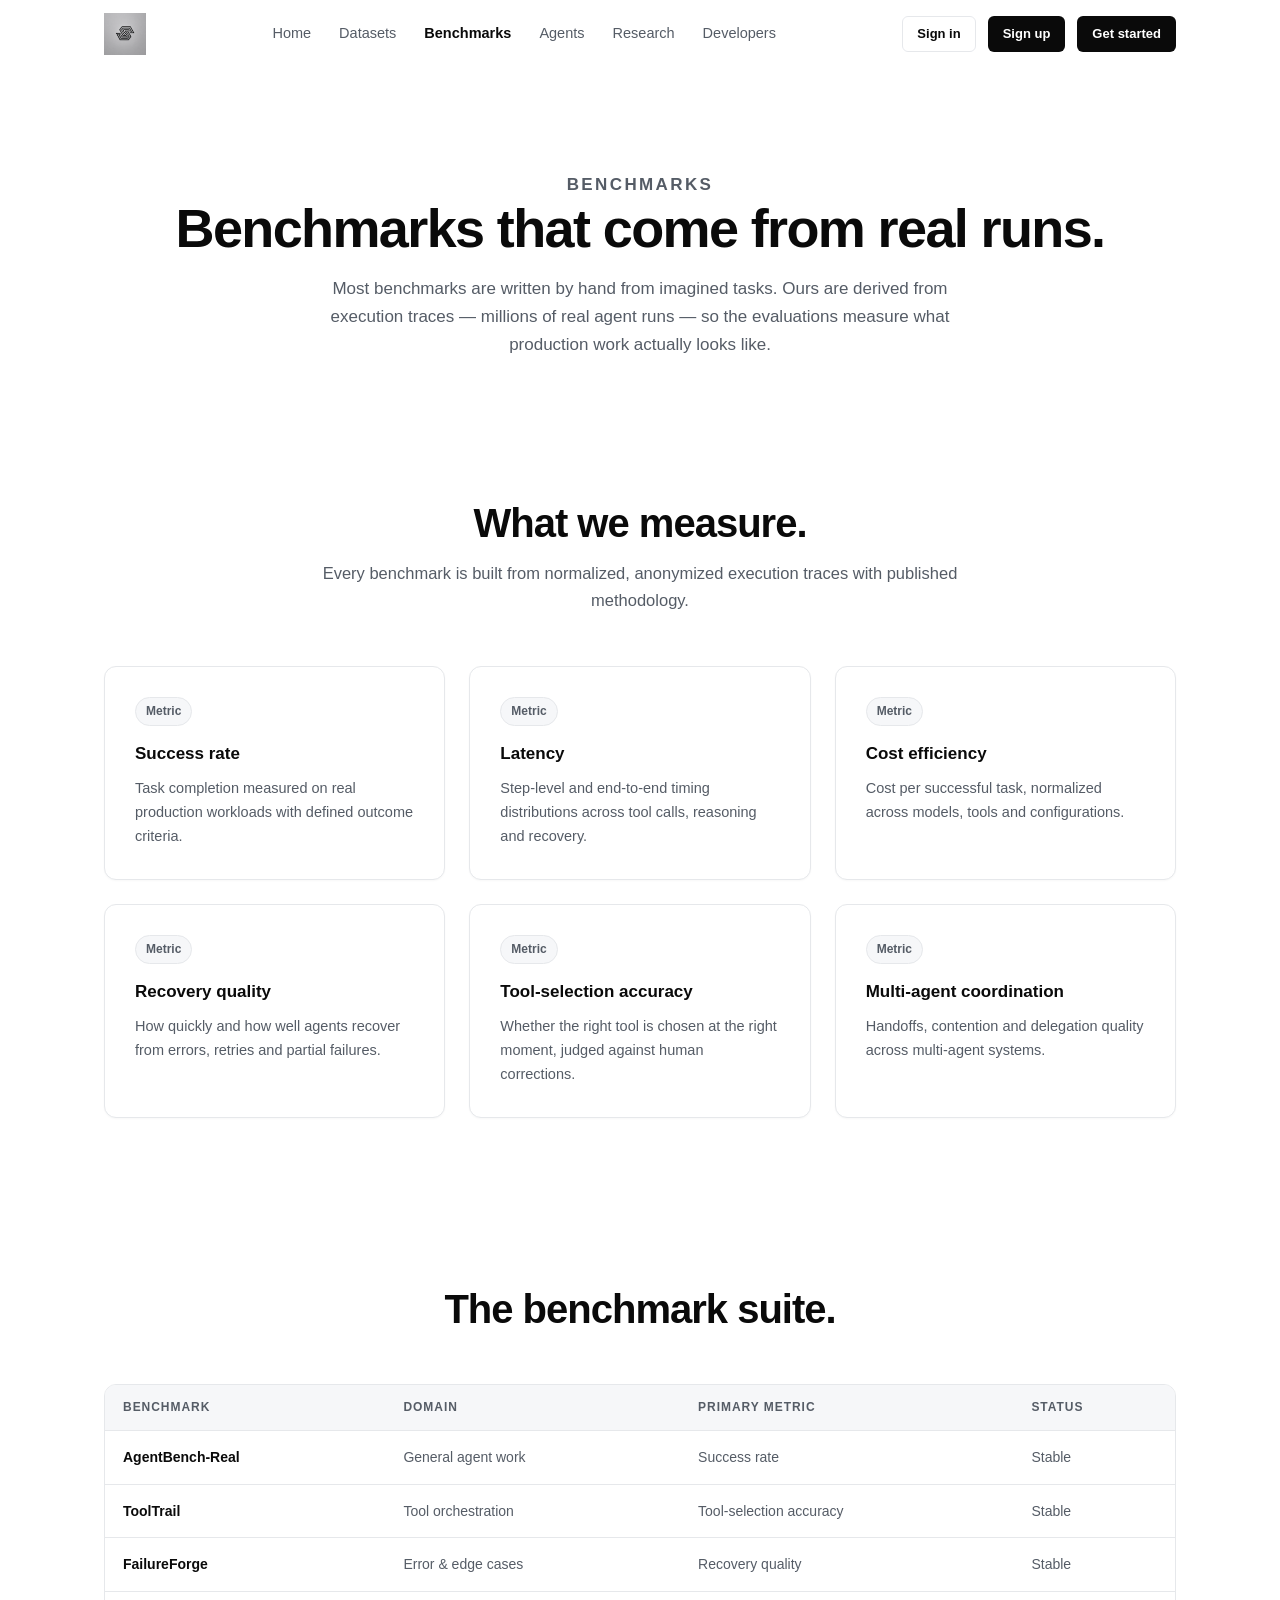
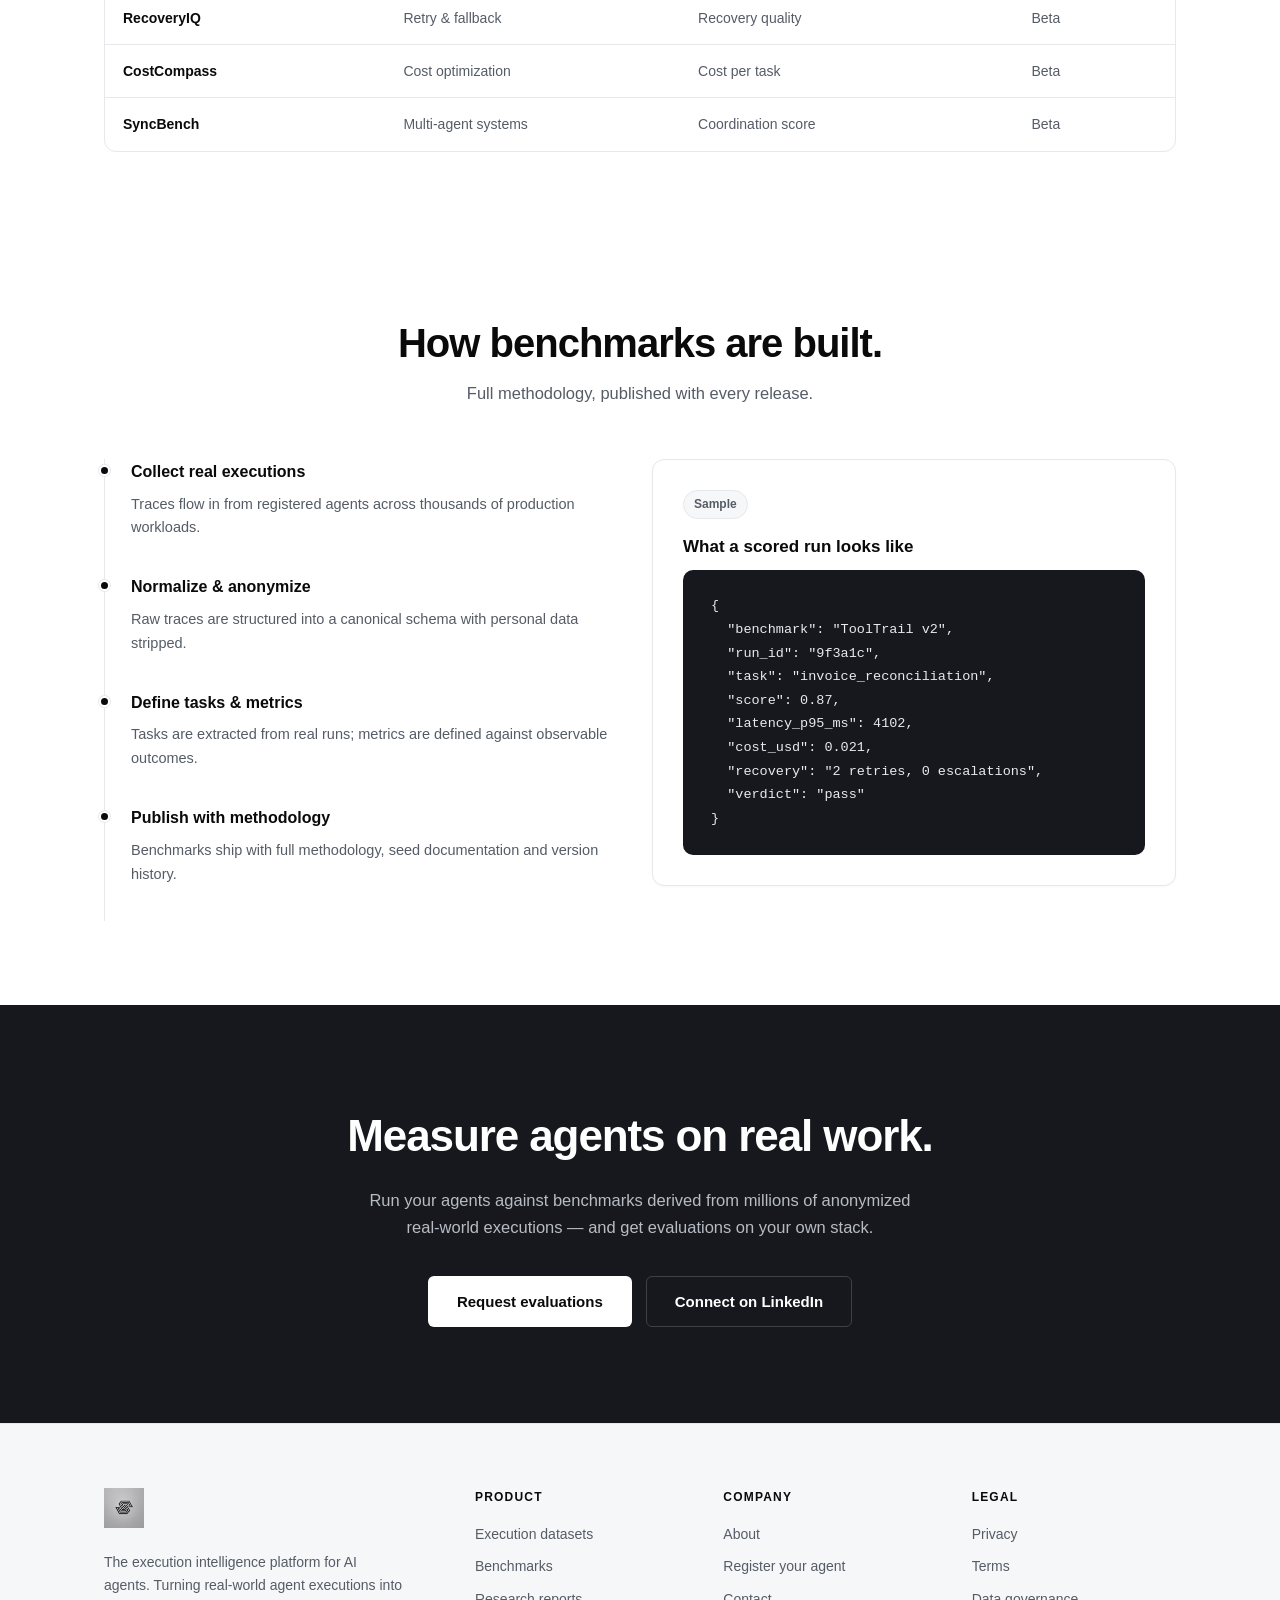
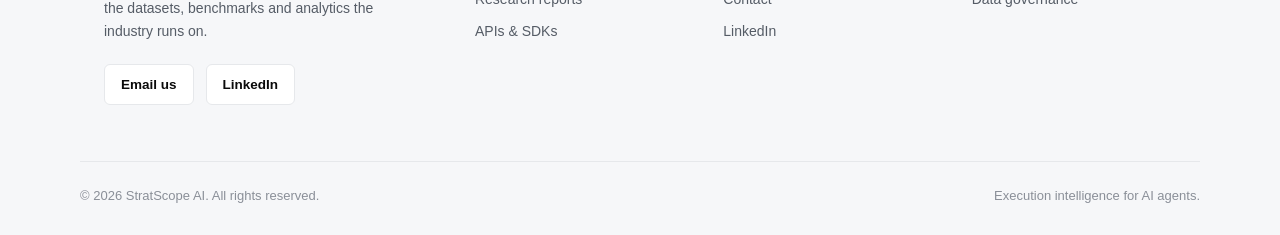
<file: benchmarks.html>
<!DOCTYPE html>
<html lang="en">
<head>
  <meta charset="UTF-8" />
  <meta name="viewport" content="width=device-width, initial-scale=1.0" />
  <title>Benchmarks &mdash; StratScope AI</title>
  <meta name="description" content="Evaluation benchmarks derived from real-world AI agent executions: success rate, latency, cost efficiency and recovery quality." />
  <link rel="icon" href="StratScope-logo.png" type="image/png" />
  <link rel="stylesheet" href="css/style.css" />
</head>
<body>
  <header class="navbar" id="navbar">
    <div class="nav-inner container">
      <a href="index.html" class="logo"><img src="StratScope-logo.png" alt="StratScope AI" /></a>
      <nav class="nav-links" id="navLinks">
        <a href="index.html">Home</a>
        <a href="datasets.html">Datasets</a>
        <a href="benchmarks.html" class="active">Benchmarks</a>
        <a href="agents.html">Agents</a>
        <a href="research.html">Research</a>
        <a href="developers.html">Developers</a>
      </nav>
      <div class="nav-actions">
        <a href="auth.html" class="btn btn-secondary btn-sm">Sign in</a>
        <a href="auth.html" class="btn btn-primary btn-sm">Sign up</a>
        <a href="auth.html" class="btn btn-primary btn-sm">Get started</a>
        <button class="menu-toggle" id="menuToggle" aria-label="Toggle menu"><span></span><span></span><span></span></button>
      </div>
    </div>
  </header>

  <main>
    <section class="page-head">
      <div class="container">
        <p class="eyebrow">Benchmarks</p>
        <h1>Benchmarks that come from real runs.</h1>
        <p>Most benchmarks are written by hand from imagined tasks. Ours are derived from execution traces &mdash; millions of real agent runs &mdash; so the evaluations measure what production work actually looks like.</p>
      </div>
    </section>

    <section class="section">
      <div class="container">
        <div class="section-head center">
          <h2 class="section-title">What we measure.</h2>
          <p class="section-sub">Every benchmark is built from normalized, anonymized execution traces with published methodology.</p>
        </div>
        <div class="grid-3 reveal">
          <div class="card">
            <span class="tag">Metric</span>
            <h3 class="card-title">Success rate</h3>
            <p class="card-text">Task completion measured on real production workloads with defined outcome criteria.</p>
          </div>
          <div class="card">
            <span class="tag">Metric</span>
            <h3 class="card-title">Latency</h3>
            <p class="card-text">Step-level and end-to-end timing distributions across tool calls, reasoning and recovery.</p>
          </div>
          <div class="card">
            <span class="tag">Metric</span>
            <h3 class="card-title">Cost efficiency</h3>
            <p class="card-text">Cost per successful task, normalized across models, tools and configurations.</p>
          </div>
          <div class="card">
            <span class="tag">Metric</span>
            <h3 class="card-title">Recovery quality</h3>
            <p class="card-text">How quickly and how well agents recover from errors, retries and partial failures.</p>
          </div>
          <div class="card">
            <span class="tag">Metric</span>
            <h3 class="card-title">Tool-selection accuracy</h3>
            <p class="card-text">Whether the right tool is chosen at the right moment, judged against human corrections.</p>
          </div>
          <div class="card">
            <span class="tag">Metric</span>
            <h3 class="card-title">Multi-agent coordination</h3>
            <p class="card-text">Handoffs, contention and delegation quality across multi-agent systems.</p>
          </div>
        </div>
      </div>
    </section>

    <section class="section">
      <div class="container">
        <div class="section-head center">
          <h2 class="section-title">The benchmark suite.</h2>
        </div>
        <div class="table-wrap reveal">
          <table class="data-table">
            <thead>
              <tr><th>Benchmark</th><th>Domain</th><th>Primary metric</th><th>Status</th></tr>
            </thead>
            <tbody>
              <tr><td>AgentBench-Real</td><td>General agent work</td><td>Success rate</td><td>Stable</td></tr>
              <tr><td>ToolTrail</td><td>Tool orchestration</td><td>Tool-selection accuracy</td><td>Stable</td></tr>
              <tr><td>FailureForge</td><td>Error &amp; edge cases</td><td>Recovery quality</td><td>Stable</td></tr>
              <tr><td>RecoveryIQ</td><td>Retry &amp; fallback</td><td>Recovery quality</td><td>Beta</td></tr>
              <tr><td>CostCompass</td><td>Cost optimization</td><td>Cost per task</td><td>Beta</td></tr>
              <tr><td>SyncBench</td><td>Multi-agent systems</td><td>Coordination score</td><td>Beta</td></tr>
            </tbody>
          </table>
        </div>
      </div>
    </section>

    <section class="section">
      <div class="container">
        <div class="section-head center">
          <h2 class="section-title">How benchmarks are built.</h2>
          <p class="section-sub">Full methodology, published with every release.</p>
        </div>
        <div class="grid-2 reveal">
          <div class="timeline">
            <div class="step">
              <h3>Collect real executions</h3>
              <p>Traces flow in from registered agents across thousands of production workloads.</p>
            </div>
            <div class="step">
              <h3>Normalize &amp; anonymize</h3>
              <p>Raw traces are structured into a canonical schema with personal data stripped.</p>
            </div>
            <div class="step">
              <h3>Define tasks &amp; metrics</h3>
              <p>Tasks are extracted from real runs; metrics are defined against observable outcomes.</p>
            </div>
            <div class="step">
              <h3>Publish with methodology</h3>
              <p>Benchmarks ship with full methodology, seed documentation and version history.</p>
            </div>
          </div>
          <div>
            <div class="card">
              <span class="tag">Sample</span>
              <h3 class="card-title">What a scored run looks like</h3>
              <pre class="code-block">{
  "benchmark": "ToolTrail v2",
  "run_id": "9f3a1c",
  "task": "invoice_reconciliation",
  "score": 0.87,
  "latency_p95_ms": 4102,
  "cost_usd": 0.021,
  "recovery": "2 retries, 0 escalations",
  "verdict": "pass"
}</pre>
            </div>
          </div>
        </div>
      </div>
    </section>

    <section class="cta-section">
      <div class="container">
        <h2 class="cta-title">Measure agents on real work.</h2>
        <p class="cta-sub">Run your agents against benchmarks derived from millions of anonymized real-world executions &mdash; and get evaluations on your own stack.</p>
        <div class="hero-actions">
          <a href="mailto:khalidkhan46572@gmail.com" class="btn btn-primary btn-lg">Request evaluations</a>
          <a href="https://www.linkedin.com/in/khalid-khan-4b548033b/" target="_blank" rel="noopener" class="btn btn-secondary btn-lg">Connect on LinkedIn</a>
        </div>
      </div>
    </section>
  </main>

  <footer class="footer">
    <div class="container footer-inner">
      <div class="footer-brand">
        <img src="StratScope-logo.png" alt="StratScope AI" class="footer-logo" />
        <p>The execution intelligence platform for AI agents. Turning real-world agent executions into the datasets, benchmarks and analytics the industry runs on.</p>
        <div class="footer-social">
          <a href="mailto:khalidkhan46572@gmail.com">Email us</a>
          <a href="https://www.linkedin.com/in/khalid-khan-4b548033b/" target="_blank" rel="noopener">LinkedIn</a>
        </div>
      </div>
      <div class="footer-col">
        <h4 class="footer-col-title">Product</h4>
        <a href="datasets.html">Execution datasets</a>
        <a href="benchmarks.html">Benchmarks</a>
        <a href="research.html">Research reports</a>
        <a href="developers.html">APIs &amp; SDKs</a>
      </div>
      <div class="footer-col">
        <h4 class="footer-col-title">Company</h4>
        <a href="index.html">About</a>
        <a href="agents.html">Register your agent</a>
        <a href="contact.html">Contact</a>
        <a href="https://www.linkedin.com/in/khalid-khan-4b548033b/" target="_blank" rel="noopener">LinkedIn</a>
      </div>
      <div class="footer-col">
        <h4 class="footer-col-title">Legal</h4>
        <a href="privacy.html">Privacy</a>
        <a href="terms.html">Terms</a>
        <a href="data-governance.html">Data governance</a>
      </div>
    </div>
    <div class="footer-bottom container">
      <span>&copy; <span id="year"></span> StratScope AI. All rights reserved.</span>
      <span>Execution intelligence for AI agents.</span>
    </div>
  </footer>
  <script src="js/main.js"></script>
  <script src="js/api.js"></script>
  <script src="js/benchmarks.js"></script>
</body>
</html>
</file>
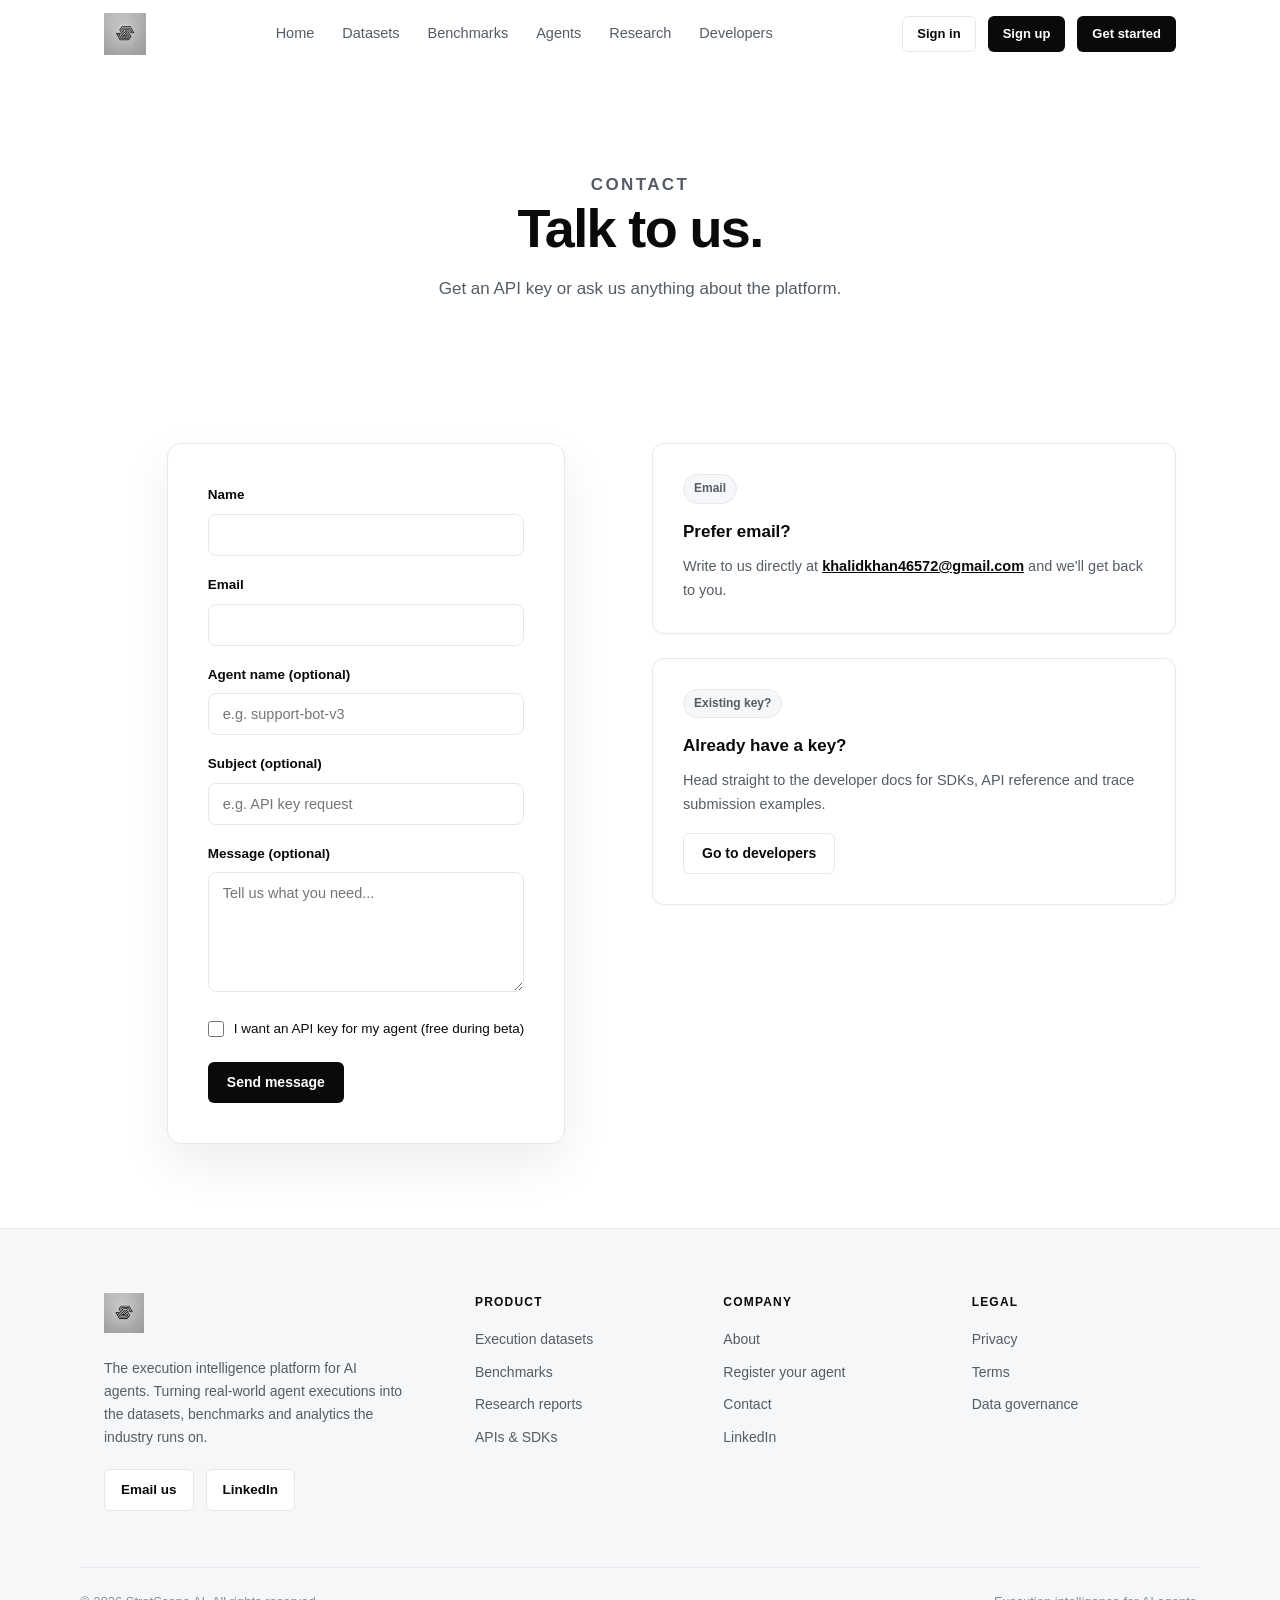
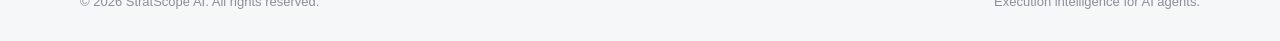
<file: contact.html>
﻿<!DOCTYPE html>
<html lang="en">
<head>
  <meta charset="UTF-8" />
  <meta name="viewport" content="width=device-width, initial-scale=1.0" />
  <title>Contact us &mdash; StratScope AI</title>
  <meta name="description" content="Get an API key or ask us anything about the StratScope execution intelligence platform." />
  <link rel="icon" type="image/png" href="StratScope-logo.png" />
  <link rel="stylesheet" href="css/style.css" />
</head>
<body>
  <header class="navbar" id="navbar">
    <div class="nav-inner container">
      <a href="index.html" class="logo"><img src="StratScope-logo.png" alt="StratScope AI" /></a>
      <nav class="nav-links" id="navLinks">
        <a href="index.html">Home</a>
        <a href="datasets.html">Datasets</a>
        <a href="benchmarks.html">Benchmarks</a>
        <a href="agents.html">Agents</a>
        <a href="research.html">Research</a>
        <a href="developers.html">Developers</a>
      </nav>
      <div class="nav-actions">
        <a href="auth.html" class="btn btn-secondary btn-sm">Sign in</a>
        <a href="auth.html" class="btn btn-primary btn-sm">Sign up</a>
        <a href="auth.html" class="btn btn-primary btn-sm">Get started</a>
        <button class="menu-toggle" id="menuToggle" aria-label="Toggle menu"><span></span><span></span><span></span></button>
      </div>
    </div>
  </header>

  <main>
    <section class="page-head">
      <div class="container">
        <p class="eyebrow">Contact</p>
        <h1>Talk to us.</h1>
        <p>Get an API key or ask us anything about the platform.</p>
      </div>
    </section>

    <section class="section">
      <div class="container">
        <div class="grid-2">
          <form class="form-card" id="contactForm" novalidate>
            <label for="contactName">Name</label>
            <input type="text" id="contactName" name="name" required />
            <label for="contactEmail">Email</label>
            <input type="email" id="contactEmail" name="email" required />
            <label for="contactAgent">Agent name (optional)</label>
            <input type="text" id="contactAgent" name="agent_name" placeholder="e.g. support-bot-v3" />
            <label for="contactSubject">Subject (optional)</label>
            <input type="text" id="contactSubject" name="subject" placeholder="e.g. API key request" />
            <label for="contactMessage">Message (optional)</label>
            <textarea id="contactMessageText" name="message" placeholder="Tell us what you need..."></textarea>
            <label style="display:flex;align-items:flex-start;gap:10px;font-weight:500;margin-bottom:22px;cursor:pointer;">
              <input type="checkbox" id="contactRequestKey" name="request_key" style="width:auto;margin:3px 0 0;min-width:16px;min-height:16px;" />
              <span>I want an API key for my agent (free during beta)</span>
            </label>
            <input type="text" name="website" tabindex="-1" autocomplete="off" aria-hidden="true" style="position:absolute;left:-9999px;width:1px;height:1px;opacity:0;overflow:hidden;pointer-events:none;" />
            <button type="submit" id="contactSubmitBtn" class="btn btn-primary">Send message</button>
            <p id="contactStatus" role="status" style="display:none;font-size:14px;margin-top:14px;font-weight:600;"></p>
          </form>
          <div>
            <div class="card" style="margin-bottom:24px;">
              <span class="tag">Email</span>
              <h3 class="card-title">Prefer email?</h3>
              <p class="card-text">Write to us directly at <a href="mailto:khalidkhan46572@gmail.com" style="font-weight:600;color:#0a0a0a;text-decoration:underline;">khalidkhan46572@gmail.com</a> and we'll get back to you.</p>
            </div>
            <div class="card">
              <span class="tag">Existing key?</span>
              <h3 class="card-title">Already have a key?</h3>
              <p class="card-text">Head straight to the developer docs for SDKs, API reference and trace submission examples.</p>
              <a href="developers.html" class="btn btn-secondary" style="margin-top:16px;">Go to developers</a>
            </div>
          </div>
        </div>
      </div>
    </section>
  </main>

  <footer class="footer">
    <div class="container footer-inner">
      <div class="footer-brand">
        <img src="StratScope-logo.png" alt="StratScope AI" class="footer-logo" />
        <p>The execution intelligence platform for AI agents. Turning real-world agent executions into the datasets, benchmarks and analytics the industry runs on.</p>
        <div class="footer-social">
          <a href="mailto:khalidkhan46572@gmail.com">Email us</a>
          <a href="https://www.linkedin.com/in/khalid-khan-4b548033b/" target="_blank" rel="noopener">LinkedIn</a>
        </div>
      </div>
      <div class="footer-col">
        <h4 class="footer-col-title">Product</h4>
        <a href="datasets.html">Execution datasets</a>
        <a href="benchmarks.html">Benchmarks</a>
        <a href="research.html">Research reports</a>
        <a href="developers.html">APIs &amp; SDKs</a>
      </div>
      <div class="footer-col">
        <h4 class="footer-col-title">Company</h4>
        <a href="index.html">About</a>
        <a href="agents.html">Register your agent</a>
        <a href="contact.html">Contact</a>
        <a href="https://www.linkedin.com/in/khalid-khan-4b548033b/" target="_blank" rel="noopener">LinkedIn</a>
      </div>
      <div class="footer-col">
        <h4 class="footer-col-title">Legal</h4>
        <a href="privacy.html">Privacy</a>
        <a href="terms.html">Terms</a>
        <a href="data-governance.html">Data governance</a>
      </div>
    </div>
    <div class="footer-bottom container">
      <span>&copy; <span id="year"></span> StratScope AI. All rights reserved.</span>
      <span>Execution intelligence for AI agents.</span>
    </div>
  </footer>
  <script src="js/api.js"></script>
  <script src="js/contact.js"></script>
</body>
</html>
</file>
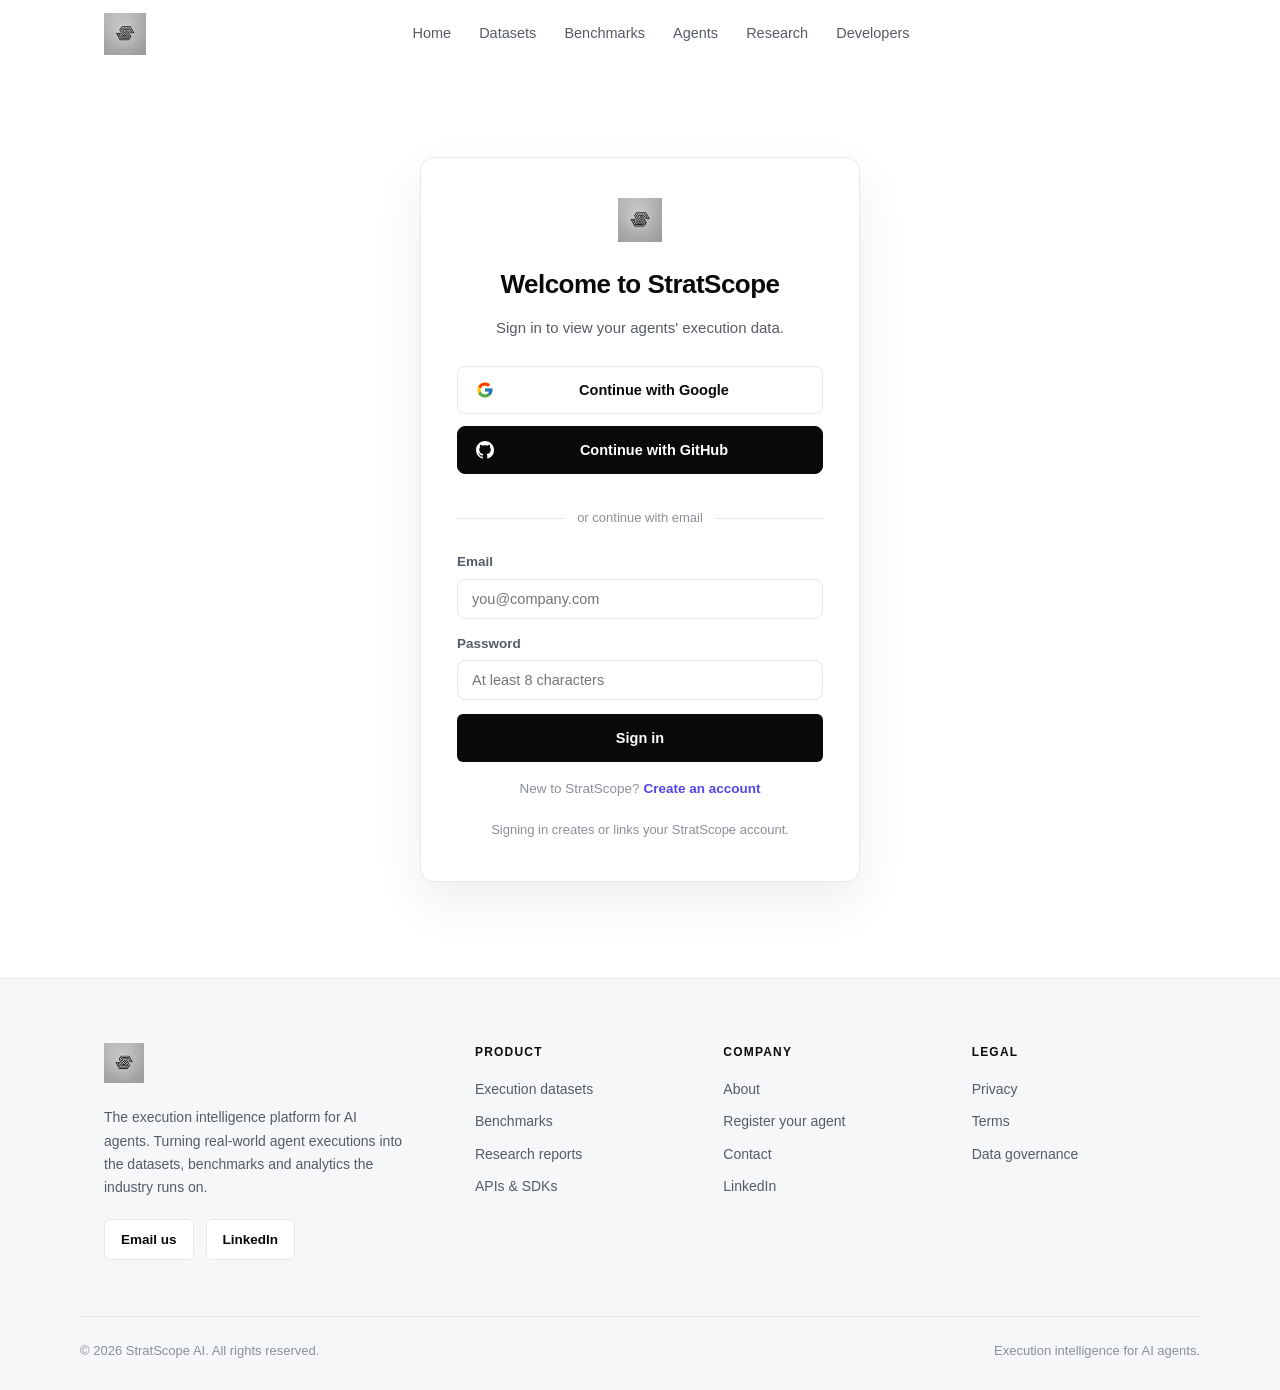
<file: dashboard.html>
<!DOCTYPE html>
<html lang="en">
<head>
  <meta charset="UTF-8" />
  <meta name="viewport" content="width=device-width, initial-scale=1.0" />
  <title>Dashboard &mdash; StratScope AI</title>
  <meta name="description" content="Your StratScope dashboard &mdash; execution activity for your agents." />
  <link rel="icon" type="image/png" href="StratScope-logo.png" />
  <link rel="stylesheet" href="css/style.css" />
</head>
<body>
<header class="navbar" id="navbar">
  <div class="nav-inner container">
    <a href="index.html" class="logo"><img src="StratScope-logo.png" alt="StratScope AI" /></a>
    <nav class="nav-links" id="navLinks">
      <a href="index.html">Home</a>
      <a href="datasets.html">Datasets</a>
      <a href="benchmarks.html">Benchmarks</a>
      <a href="agents.html">Agents</a>
      <a href="integration.html">Integration</a>
      <a href="research.html">Research</a>
      <a href="developers.html">Developers</a>
      <a href="integration.html">Integration</a>
    </nav>
    <div class="nav-actions">
      <span class="nav-email" id="navEmail"></span>
      <button class="btn btn-secondary btn-sm" id="signOutBtn">Sign out</button>
      <button class="menu-toggle" id="menuToggle" aria-label="Toggle menu"><span></span><span></span><span></span></button>
    </div>
  </div>
</header>
<main>
  <section class="page-head">
    <div class="container">
      <p class="eyebrow">Dashboard</p>
      <h1>Dashboard</h1>
      <p>Your agents' execution activity.</p>
    </div>
  </section>

  <section class="section dash-section dash-first">
    <div class="container">
      <div id="errorBanner" class="alert-banner" role="alert" hidden></div>
      <p id="lastUpdated" class="last-updated" hidden></p>
      <div class="stat-grid">
        <div class="stat-card">
          <div class="stat-card-label">Total Executions</div>
          <div class="stat-card-value" id="statExecutions">&mdash;</div>
        </div>
        <div class="stat-card">
          <div class="stat-card-label">Success Rate</div>
          <div class="stat-card-value" id="statSuccessRate">&mdash;</div>
        </div>
        <div class="stat-card">
          <div class="stat-card-label">Avg Latency</div>
          <div class="stat-card-value" id="statLatency">&mdash;</div>
        </div>
        <div class="stat-card">
          <div class="stat-card-label">Total Cost</div>
          <div class="stat-card-value" id="statCost">&mdash;</div>
        </div>
      </div>
    </div>
  </section>

  <section class="section dash-section">
    <div class="container">
      <div class="section-head">
        <h2 class="section-title">Recent executions</h2>
      </div>
      <div id="executionsEmpty" class="empty-state" hidden>
        <h3>No executions yet</h3>
        <p>No executions yet &mdash; connect the SDK to start recording your agents' activity.</p>
        <a href="developers.html" class="btn btn-primary btn-sm">Connect the SDK</a>
      </div>
      <div id="executionsTable" class="table-wrap" hidden>
        <table class="data-table">
          <thead>
            <tr>
              <th>Execution</th>
              <th>Agent</th>
              <th>Status</th>
              <th>Model</th>
              <th>Latency</th>
              <th>Cost</th>
              <th>Created</th>
            </tr>
          </thead>
          <tbody id="executionsBody"></tbody>
        </table>
      </div>
    </div>
  </section>

  <section class="section dash-section">
    <div class="container">
      <div class="section-head">
        <h2 class="section-title">Your agents</h2>
      </div>
      <div id="agentsEmpty" class="empty-state" hidden>
        <h3>No agents yet</h3>
        <p>Connect the SDK and your agents will appear here once they start executing.</p>
        <a href="developers.html" class="btn btn-primary btn-sm">Connect the SDK</a>
      </div>
      <div id="agentsTable" class="table-wrap" hidden>
        <table class="data-table">
          <thead>
            <tr>
              <th>Agent</th>
              <th>Executions</th>
              <th>Success rate</th>
              <th>Avg latency</th>
              <th>Last run</th>
            </tr>
          </thead>
          <tbody id="agentsBody"></tbody>
        </table>
      </div>
    </div>
  </section>
</main>
<footer class="footer">
  <div class="container footer-inner">
    <div class="footer-brand">
      <img src="StratScope-logo.png" alt="StratScope AI" class="footer-logo" />
      <p>The execution intelligence platform for AI agents. Turning real-world agent executions into the datasets, benchmarks and analytics the industry runs on.</p>
      <div class="footer-social">
        <a href="mailto:khalidkhan46572@gmail.com">Email us</a>
        <a href="https://www.linkedin.com/in/khalid-khan-4b548033b/" target="_blank" rel="noopener">LinkedIn</a>
      </div>
    </div>
    <div class="footer-col">
      <h4 class="footer-col-title">Product</h4>
      <a href="datasets.html">Execution datasets</a>
      <a href="benchmarks.html">Benchmarks</a>
      <a href="research.html">Research reports</a>
      <a href="developers.html">APIs &amp; SDKs</a>
    </div>
    <div class="footer-col">
      <h4 class="footer-col-title">Company</h4>
      <a href="index.html">About</a>
      <a href="agents.html">Register your agent</a>
      <a href="contact.html">Contact</a>
      <a href="https://www.linkedin.com/in/khalid-khan-4b548033b/" target="_blank" rel="noopener">LinkedIn</a>
    </div>
    <div class="footer-col">
      <h4 class="footer-col-title">Legal</h4>
      <a href="privacy.html">Privacy</a>
      <a href="terms.html">Terms</a>
      <a href="data-governance.html">Data governance</a>
    </div>
  </div>
  <div class="footer-bottom container">
    <span>&copy; <span id="year"></span> StratScope AI. All rights reserved.</span>
    <span>Execution intelligence for AI agents.</span>
  </div>
</footer>
<script src="js/main.js"></script>
<script src="js/dashboard.js"></script>
</body>
</html>
</file>
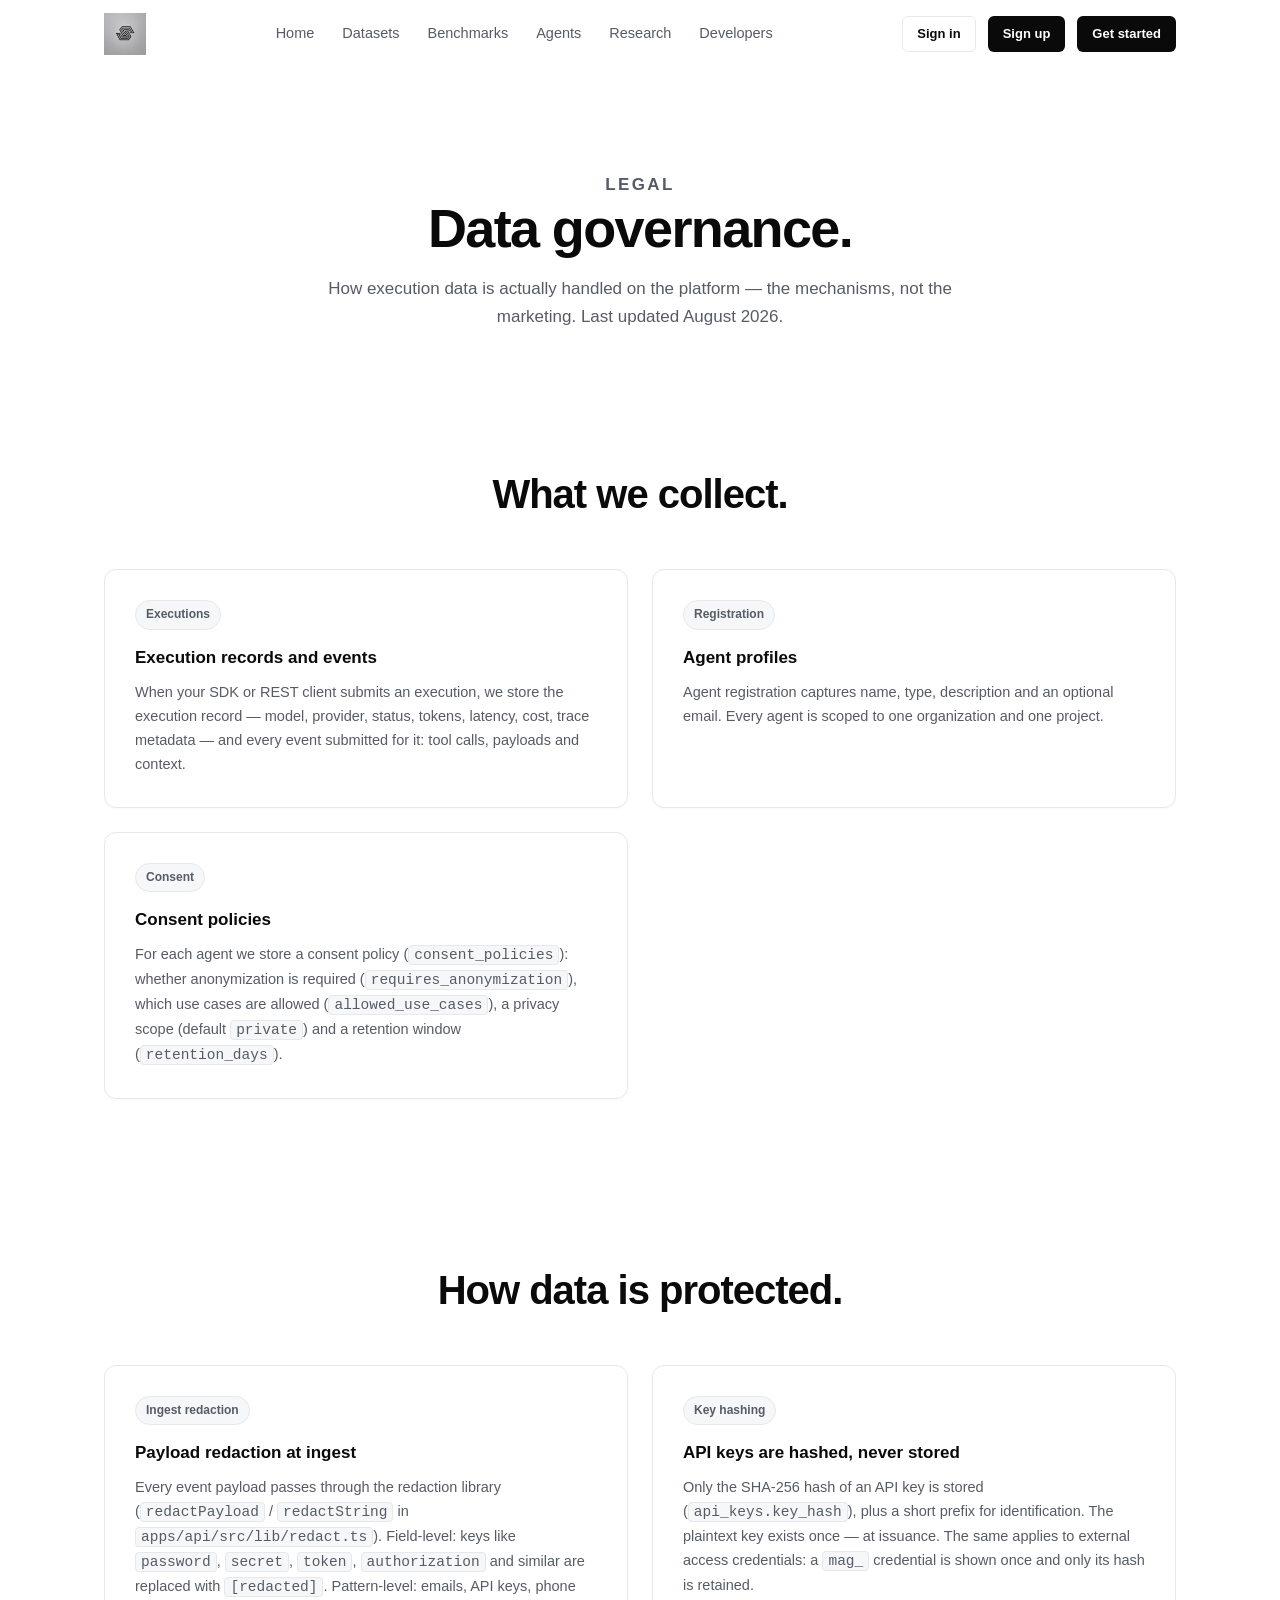
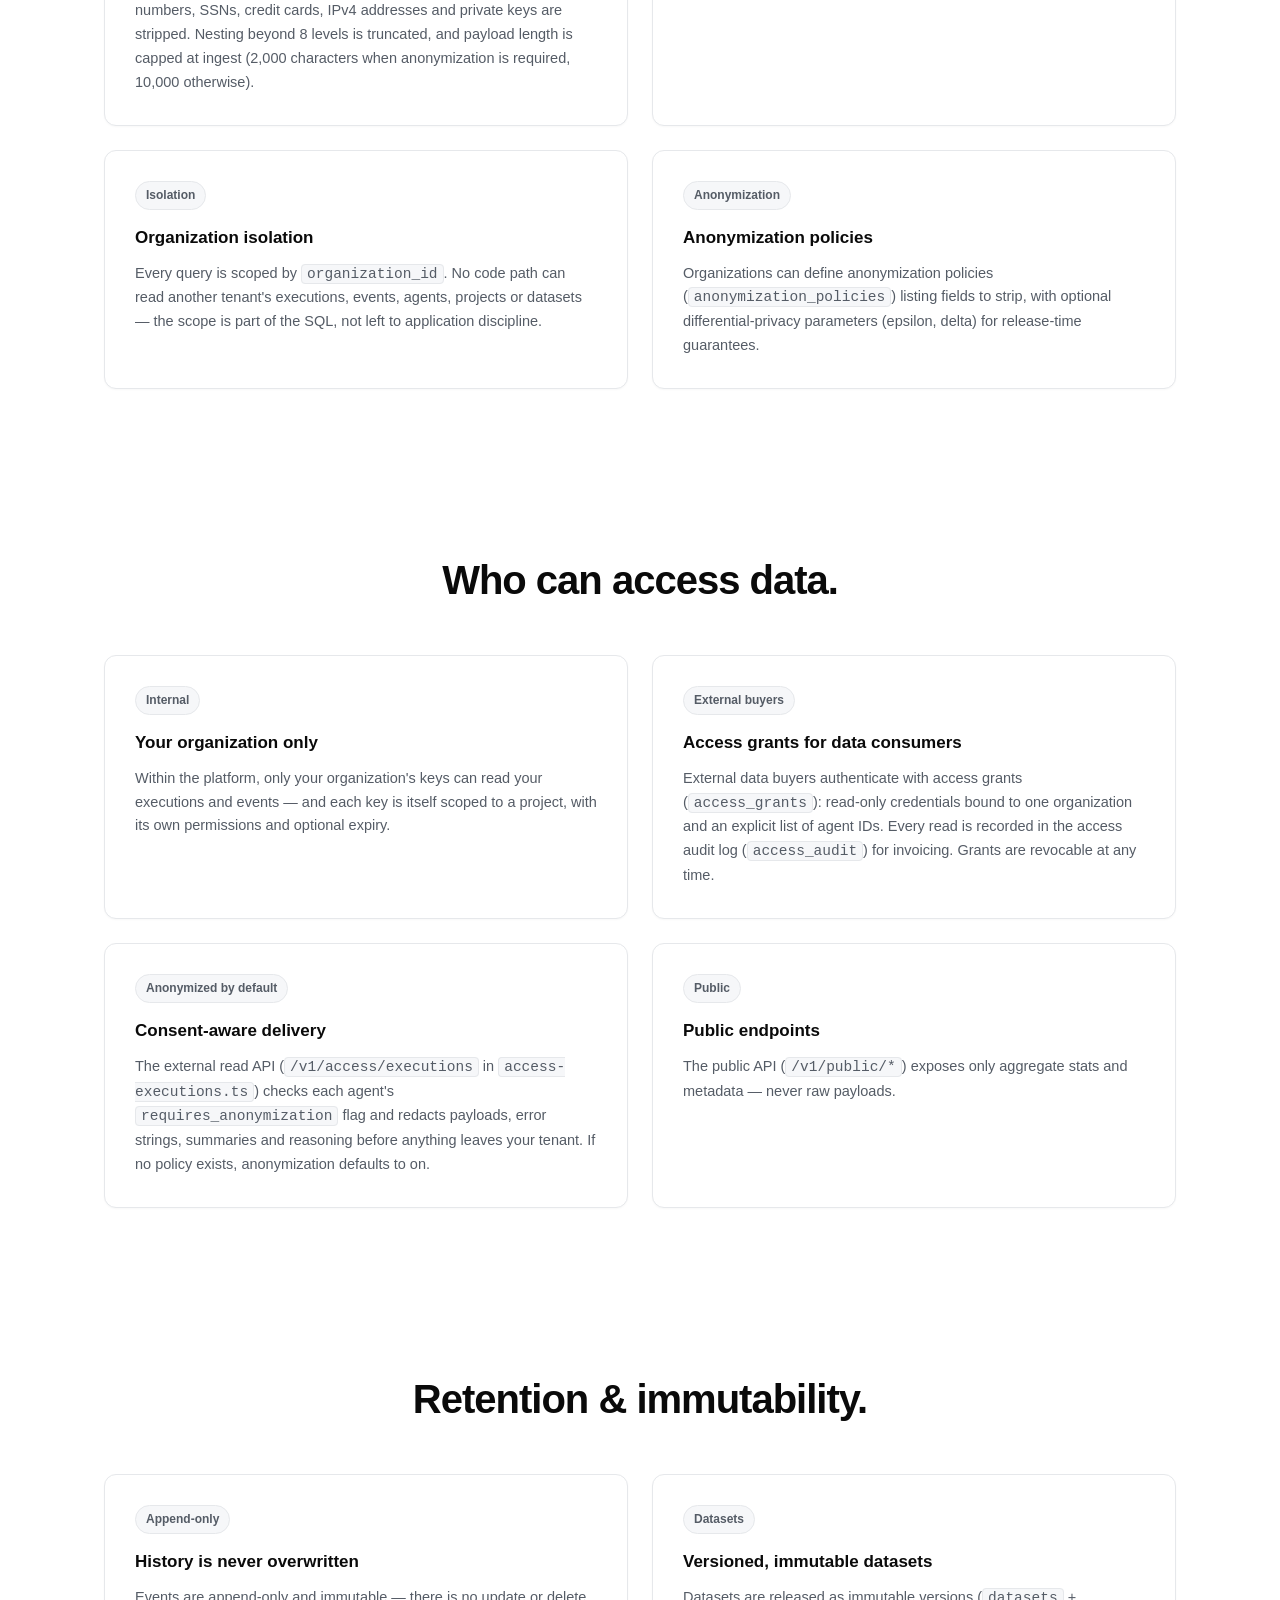
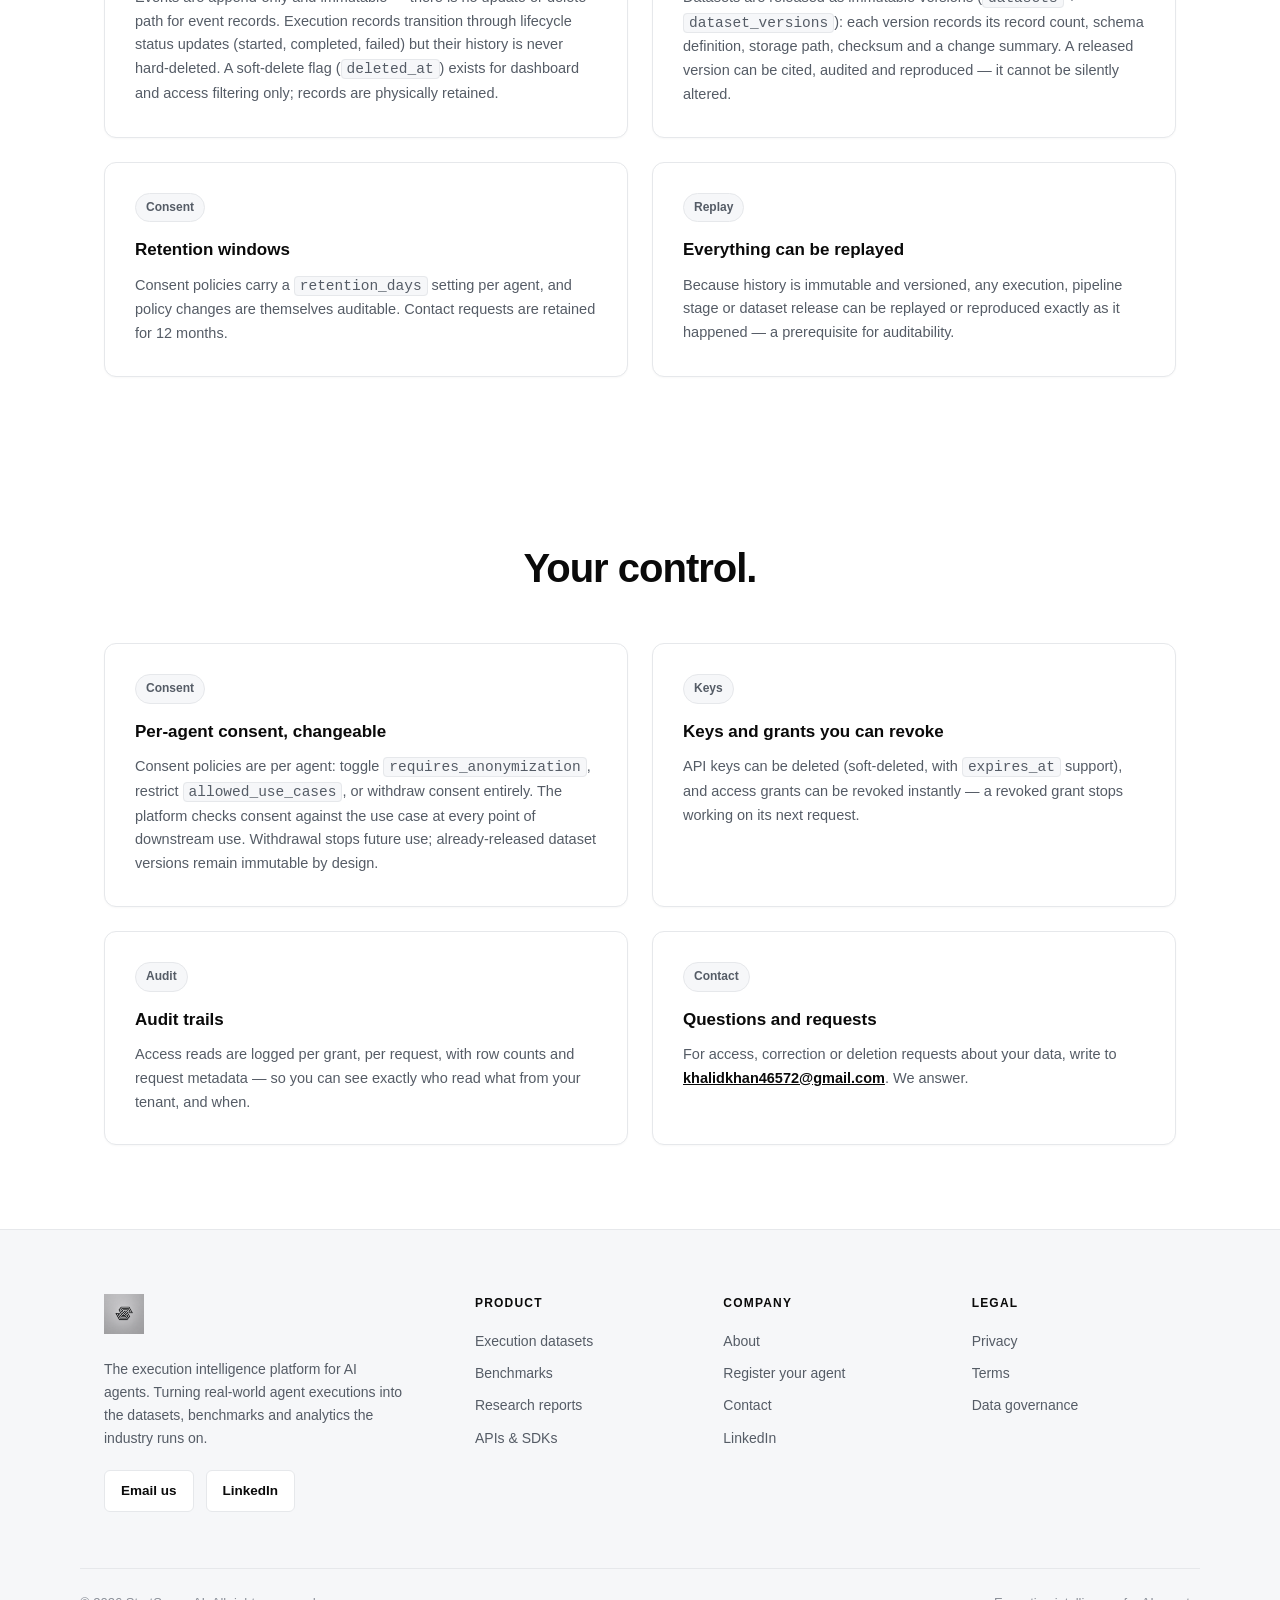
<file: data-governance.html>
﻿<!DOCTYPE html>
<html lang="en">
<head>
  <meta charset="UTF-8" />
  <meta name="viewport" content="width=device-width, initial-scale=1.0" />
  <title>Data governance &mdash; StratScope AI</title>
  <meta name="description" content="How StratScope governs execution data: consent policies, redaction at ingest, key hashing, organization isolation and immutable history." />
  <link rel="icon" type="image/png" href="StratScope-logo.png" />
  <link rel="stylesheet" href="css/style.css" />
</head>
<body>
  <header class="navbar" id="navbar">
    <div class="nav-inner container">
      <a href="index.html" class="logo"><img src="StratScope-logo.png" alt="StratScope AI" /></a>
      <nav class="nav-links" id="navLinks">
        <a href="index.html">Home</a>
        <a href="datasets.html">Datasets</a>
        <a href="benchmarks.html">Benchmarks</a>
        <a href="agents.html">Agents</a>
        <a href="research.html">Research</a>
        <a href="developers.html">Developers</a>
      </nav>
      <div class="nav-actions">
        <a href="auth.html" class="btn btn-secondary btn-sm">Sign in</a>
        <a href="auth.html" class="btn btn-primary btn-sm">Sign up</a>
        <a href="auth.html" class="btn btn-primary btn-sm">Get started</a>
        <button class="menu-toggle" id="menuToggle" aria-label="Toggle menu"><span></span><span></span><span></span></button>
      </div>
    </div>
  </header>

  <main>
    <section class="page-head">
      <div class="container">
        <p class="eyebrow">Legal</p>
        <h1>Data governance.</h1>
        <p>How execution data is actually handled on the platform &mdash; the mechanisms, not the marketing. Last updated August 2026.</p>
      </div>
    </section>

    <section class="section">
      <div class="container">
        <div class="section-head center">
          <h2 class="section-title">What we collect.</h2>
        </div>
        <div class="grid-2 reveal">
          <div class="card">
            <span class="tag">Executions</span>
            <h3 class="card-title">Execution records and events</h3>
            <p class="card-text">When your SDK or REST client submits an execution, we store the execution record &mdash; model, provider, status, tokens, latency, cost, trace metadata &mdash; and every event submitted for it: tool calls, payloads and context.</p>
          </div>
          <div class="card">
            <span class="tag">Registration</span>
            <h3 class="card-title">Agent profiles</h3>
            <p class="card-text">Agent registration captures name, type, description and an optional email. Every agent is scoped to one organization and one project.</p>
          </div>
          <div class="card">
            <span class="tag">Consent</span>
            <h3 class="card-title">Consent policies</h3>
            <p class="card-text">For each agent we store a consent policy (<code style="background:#f6f7f9;border:1px solid #e6e8eb;border-radius:4px;padding:1px 5px;">consent_policies</code>): whether anonymization is required (<code style="background:#f6f7f9;border:1px solid #e6e8eb;border-radius:4px;padding:1px 5px;">requires_anonymization</code>), which use cases are allowed (<code style="background:#f6f7f9;border:1px solid #e6e8eb;border-radius:4px;padding:1px 5px;">allowed_use_cases</code>), a privacy scope (default <code style="background:#f6f7f9;border:1px solid #e6e8eb;border-radius:4px;padding:1px 5px;">private</code>) and a retention window (<code style="background:#f6f7f9;border:1px solid #e6e8eb;border-radius:4px;padding:1px 5px;">retention_days</code>).</p>
          </div>
        </div>
      </div>
    </section>

    <section class="section">
      <div class="container">
        <div class="section-head center">
          <h2 class="section-title">How data is protected.</h2>
        </div>
        <div class="grid-2 reveal">
          <div class="card">
            <span class="tag">Ingest redaction</span>
            <h3 class="card-title">Payload redaction at ingest</h3>
            <p class="card-text">Every event payload passes through the redaction library (<code style="background:#f6f7f9;border:1px solid #e6e8eb;border-radius:4px;padding:1px 5px;">redactPayload</code> / <code style="background:#f6f7f9;border:1px solid #e6e8eb;border-radius:4px;padding:1px 5px;">redactString</code> in <code style="background:#f6f7f9;border:1px solid #e6e8eb;border-radius:4px;padding:1px 5px;">apps/api/src/lib/redact.ts</code>). Field-level: keys like <code style="background:#f6f7f9;border:1px solid #e6e8eb;border-radius:4px;padding:1px 5px;">password</code>, <code style="background:#f6f7f9;border:1px solid #e6e8eb;border-radius:4px;padding:1px 5px;">secret</code>, <code style="background:#f6f7f9;border:1px solid #e6e8eb;border-radius:4px;padding:1px 5px;">token</code>, <code style="background:#f6f7f9;border:1px solid #e6e8eb;border-radius:4px;padding:1px 5px;">authorization</code> and similar are replaced with <code style="background:#f6f7f9;border:1px solid #e6e8eb;border-radius:4px;padding:1px 5px;">[redacted]</code>. Pattern-level: emails, API keys, phone numbers, SSNs, credit cards, IPv4 addresses and private keys are stripped. Nesting beyond 8 levels is truncated, and payload length is capped at ingest (2,000 characters when anonymization is required, 10,000 otherwise).</p>
          </div>
          <div class="card">
            <span class="tag">Key hashing</span>
            <h3 class="card-title">API keys are hashed, never stored</h3>
            <p class="card-text">Only the SHA-256 hash of an API key is stored (<code style="background:#f6f7f9;border:1px solid #e6e8eb;border-radius:4px;padding:1px 5px;">api_keys.key_hash</code>), plus a short prefix for identification. The plaintext key exists once &mdash; at issuance. The same applies to external access credentials: a <code style="background:#f6f7f9;border:1px solid #e6e8eb;border-radius:4px;padding:1px 5px;">mag_</code> credential is shown once and only its hash is retained.</p>
          </div>
          <div class="card">
            <span class="tag">Isolation</span>
            <h3 class="card-title">Organization isolation</h3>
            <p class="card-text">Every query is scoped by <code style="background:#f6f7f9;border:1px solid #e6e8eb;border-radius:4px;padding:1px 5px;">organization_id</code>. No code path can read another tenant's executions, events, agents, projects or datasets &mdash; the scope is part of the SQL, not left to application discipline.</p>
          </div>
          <div class="card">
            <span class="tag">Anonymization</span>
            <h3 class="card-title">Anonymization policies</h3>
            <p class="card-text">Organizations can define anonymization policies (<code style="background:#f6f7f9;border:1px solid #e6e8eb;border-radius:4px;padding:1px 5px;">anonymization_policies</code>) listing fields to strip, with optional differential-privacy parameters (epsilon, delta) for release-time guarantees.</p>
          </div>
        </div>
      </div>
    </section>

    <section class="section">
      <div class="container">
        <div class="section-head center">
          <h2 class="section-title">Who can access data.</h2>
        </div>
        <div class="grid-2 reveal">
          <div class="card">
            <span class="tag">Internal</span>
            <h3 class="card-title">Your organization only</h3>
            <p class="card-text">Within the platform, only your organization's keys can read your executions and events &mdash; and each key is itself scoped to a project, with its own permissions and optional expiry.</p>
          </div>
          <div class="card">
            <span class="tag">External buyers</span>
            <h3 class="card-title">Access grants for data consumers</h3>
            <p class="card-text">External data buyers authenticate with access grants (<code style="background:#f6f7f9;border:1px solid #e6e8eb;border-radius:4px;padding:1px 5px;">access_grants</code>): read-only credentials bound to one organization and an explicit list of agent IDs. Every read is recorded in the access audit log (<code style="background:#f6f7f9;border:1px solid #e6e8eb;border-radius:4px;padding:1px 5px;">access_audit</code>) for invoicing. Grants are revocable at any time.</p>
          </div>
          <div class="card">
            <span class="tag">Anonymized by default</span>
            <h3 class="card-title">Consent-aware delivery</h3>
            <p class="card-text">The external read API (<code style="background:#f6f7f9;border:1px solid #e6e8eb;border-radius:4px;padding:1px 5px;">/v1/access/executions</code> in <code style="background:#f6f7f9;border:1px solid #e6e8eb;border-radius:4px;padding:1px 5px;">access-executions.ts</code>) checks each agent's <code style="background:#f6f7f9;border:1px solid #e6e8eb;border-radius:4px;padding:1px 5px;">requires_anonymization</code> flag and redacts payloads, error strings, summaries and reasoning before anything leaves your tenant. If no policy exists, anonymization defaults to on.</p>
          </div>
          <div class="card">
            <span class="tag">Public</span>
            <h3 class="card-title">Public endpoints</h3>
            <p class="card-text">The public API (<code style="background:#f6f7f9;border:1px solid #e6e8eb;border-radius:4px;padding:1px 5px;">/v1/public/*</code>) exposes only aggregate stats and metadata &mdash; never raw payloads.</p>
          </div>
        </div>
      </div>
    </section>

    <section class="section">
      <div class="container">
        <div class="section-head center">
          <h2 class="section-title">Retention &amp; immutability.</h2>
        </div>
        <div class="grid-2 reveal">
          <div class="card">
            <span class="tag">Append-only</span>
            <h3 class="card-title">History is never overwritten</h3>
            <p class="card-text">Events are append-only and immutable &mdash; there is no update or delete path for event records. Execution records transition through lifecycle status updates (started, completed, failed) but their history is never hard-deleted. A soft-delete flag (<code style="background:#f6f7f9;border:1px solid #e6e8eb;border-radius:4px;padding:1px 5px;">deleted_at</code>) exists for dashboard and access filtering only; records are physically retained.</p>
          </div>
          <div class="card">
            <span class="tag">Datasets</span>
            <h3 class="card-title">Versioned, immutable datasets</h3>
            <p class="card-text">Datasets are released as immutable versions (<code style="background:#f6f7f9;border:1px solid #e6e8eb;border-radius:4px;padding:1px 5px;">datasets</code> + <code style="background:#f6f7f9;border:1px solid #e6e8eb;border-radius:4px;padding:1px 5px;">dataset_versions</code>): each version records its record count, schema definition, storage path, checksum and a change summary. A released version can be cited, audited and reproduced &mdash; it cannot be silently altered.</p>
          </div>
          <div class="card">
            <span class="tag">Consent</span>
            <h3 class="card-title">Retention windows</h3>
            <p class="card-text">Consent policies carry a <code style="background:#f6f7f9;border:1px solid #e6e8eb;border-radius:4px;padding:1px 5px;">retention_days</code> setting per agent, and policy changes are themselves auditable. Contact requests are retained for 12 months.</p>
          </div>
          <div class="card">
            <span class="tag">Replay</span>
            <h3 class="card-title">Everything can be replayed</h3>
            <p class="card-text">Because history is immutable and versioned, any execution, pipeline stage or dataset release can be replayed or reproduced exactly as it happened &mdash; a prerequisite for auditability.</p>
          </div>
        </div>
      </div>
    </section>

    <section class="section">
      <div class="container">
        <div class="section-head center">
          <h2 class="section-title">Your control.</h2>
        </div>
        <div class="grid-2 reveal">
          <div class="card">
            <span class="tag">Consent</span>
            <h3 class="card-title">Per-agent consent, changeable</h3>
            <p class="card-text">Consent policies are per agent: toggle <code style="background:#f6f7f9;border:1px solid #e6e8eb;border-radius:4px;padding:1px 5px;">requires_anonymization</code>, restrict <code style="background:#f6f7f9;border:1px solid #e6e8eb;border-radius:4px;padding:1px 5px;">allowed_use_cases</code>, or withdraw consent entirely. The platform checks consent against the use case at every point of downstream use. Withdrawal stops future use; already-released dataset versions remain immutable by design.</p>
          </div>
          <div class="card">
            <span class="tag">Keys</span>
            <h3 class="card-title">Keys and grants you can revoke</h3>
            <p class="card-text">API keys can be deleted (soft-deleted, with <code style="background:#f6f7f9;border:1px solid #e6e8eb;border-radius:4px;padding:1px 5px;">expires_at</code> support), and access grants can be revoked instantly &mdash; a revoked grant stops working on its next request.</p>
          </div>
          <div class="card">
            <span class="tag">Audit</span>
            <h3 class="card-title">Audit trails</h3>
            <p class="card-text">Access reads are logged per grant, per request, with row counts and request metadata &mdash; so you can see exactly who read what from your tenant, and when.</p>
          </div>
          <div class="card">
            <span class="tag">Contact</span>
            <h3 class="card-title">Questions and requests</h3>
            <p class="card-text">For access, correction or deletion requests about your data, write to <a href="mailto:khalidkhan46572@gmail.com" style="font-weight:600;color:#0a0a0a;text-decoration:underline;">khalidkhan46572@gmail.com</a>. We answer.</p>
          </div>
        </div>
      </div>
    </section>
  </main>

  <footer class="footer">
    <div class="container footer-inner">
      <div class="footer-brand">
        <img src="StratScope-logo.png" alt="StratScope AI" class="footer-logo" />
        <p>The execution intelligence platform for AI agents. Turning real-world agent executions into the datasets, benchmarks and analytics the industry runs on.</p>
        <div class="footer-social">
          <a href="mailto:khalidkhan46572@gmail.com">Email us</a>
          <a href="https://www.linkedin.com/in/khalid-khan-4b548033b/" target="_blank" rel="noopener">LinkedIn</a>
        </div>
      </div>
      <div class="footer-col">
        <h4 class="footer-col-title">Product</h4>
        <a href="datasets.html">Execution datasets</a>
        <a href="benchmarks.html">Benchmarks</a>
        <a href="research.html">Research reports</a>
        <a href="developers.html">APIs &amp; SDKs</a>
      </div>
      <div class="footer-col">
        <h4 class="footer-col-title">Company</h4>
        <a href="index.html">About</a>
        <a href="agents.html">Register your agent</a>
        <a href="contact.html">Contact</a>
        <a href="https://www.linkedin.com/in/khalid-khan-4b548033b/" target="_blank" rel="noopener">LinkedIn</a>
      </div>
      <div class="footer-col">
        <h4 class="footer-col-title">Legal</h4>
        <a href="privacy.html">Privacy</a>
        <a href="terms.html">Terms</a>
        <a href="data-governance.html">Data governance</a>
      </div>
    </div>
    <div class="footer-bottom container">
      <span>&copy; <span id="year"></span> StratScope AI. All rights reserved.</span>
      <span>Execution intelligence for AI agents.</span>
    </div>
  </footer>
  <script src="js/main.js"></script>
  <script src="js/api.js"></script>
</body>
</html>
</file>
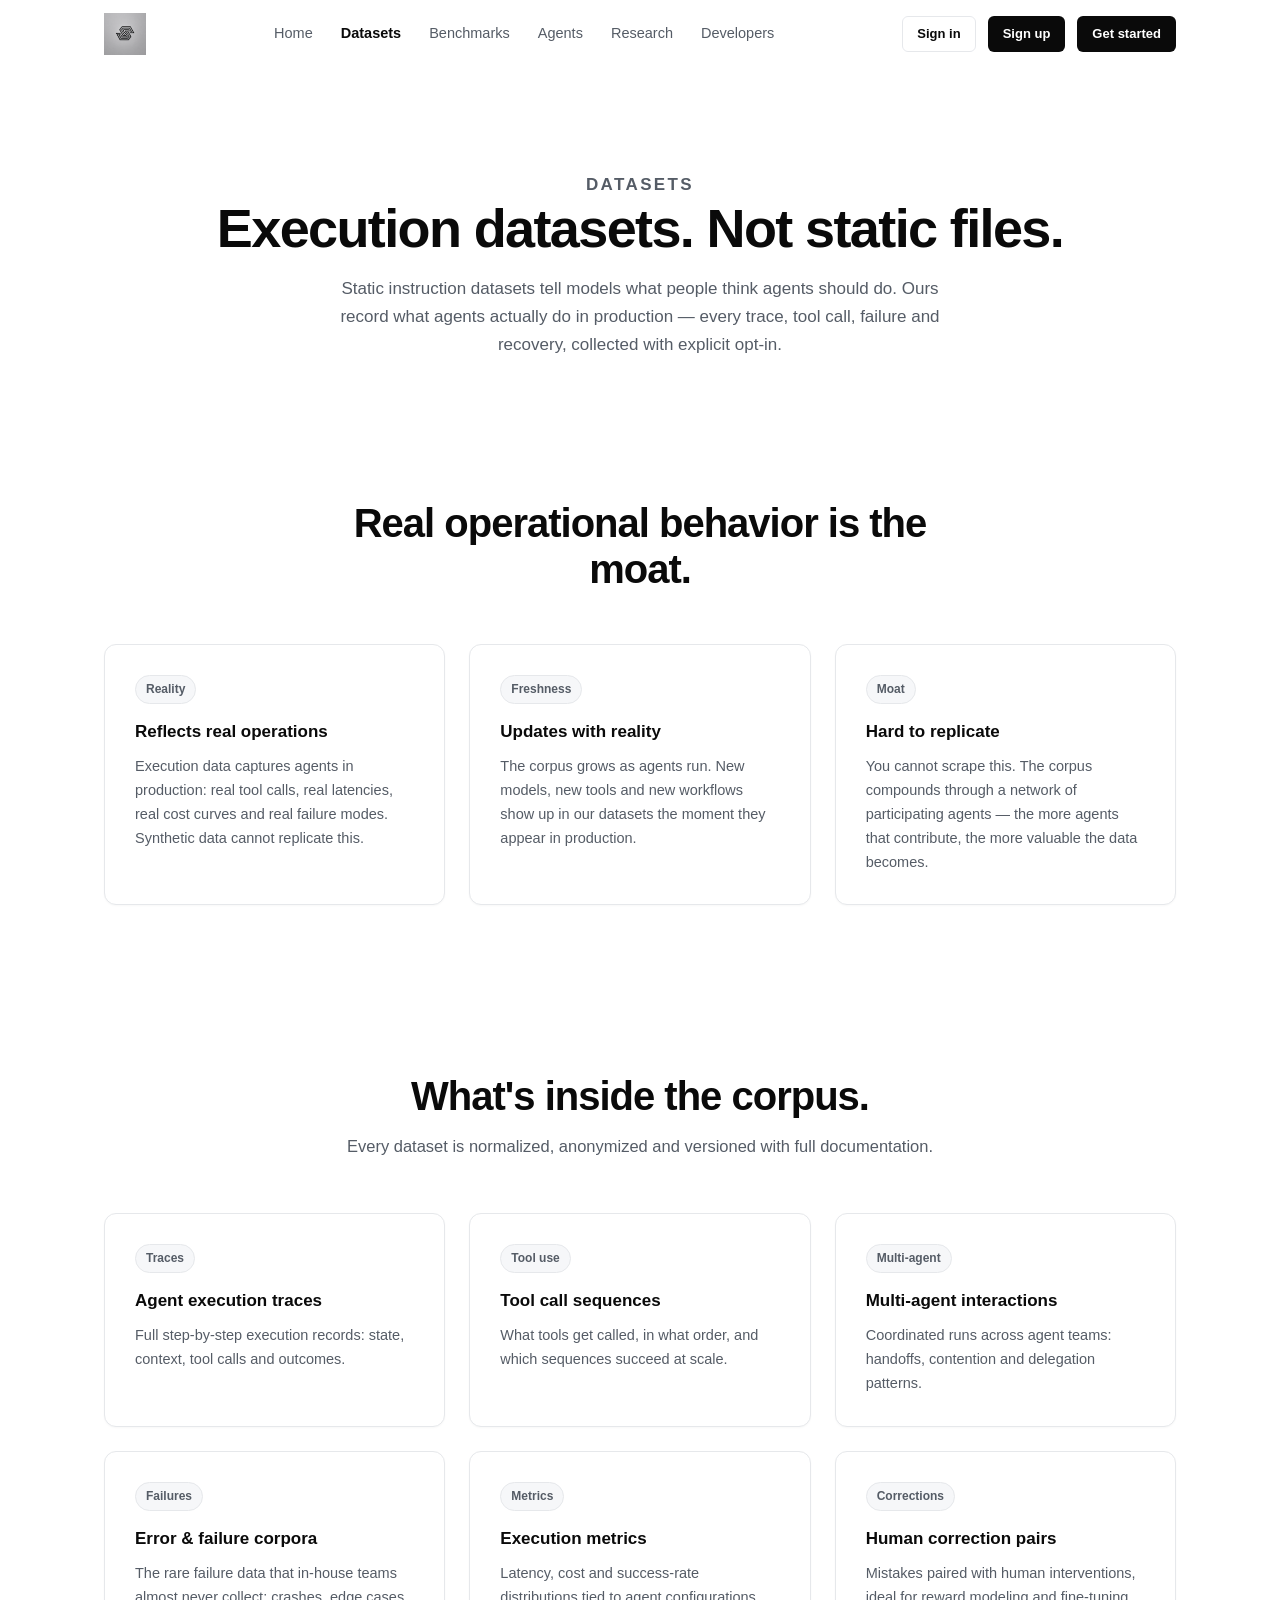
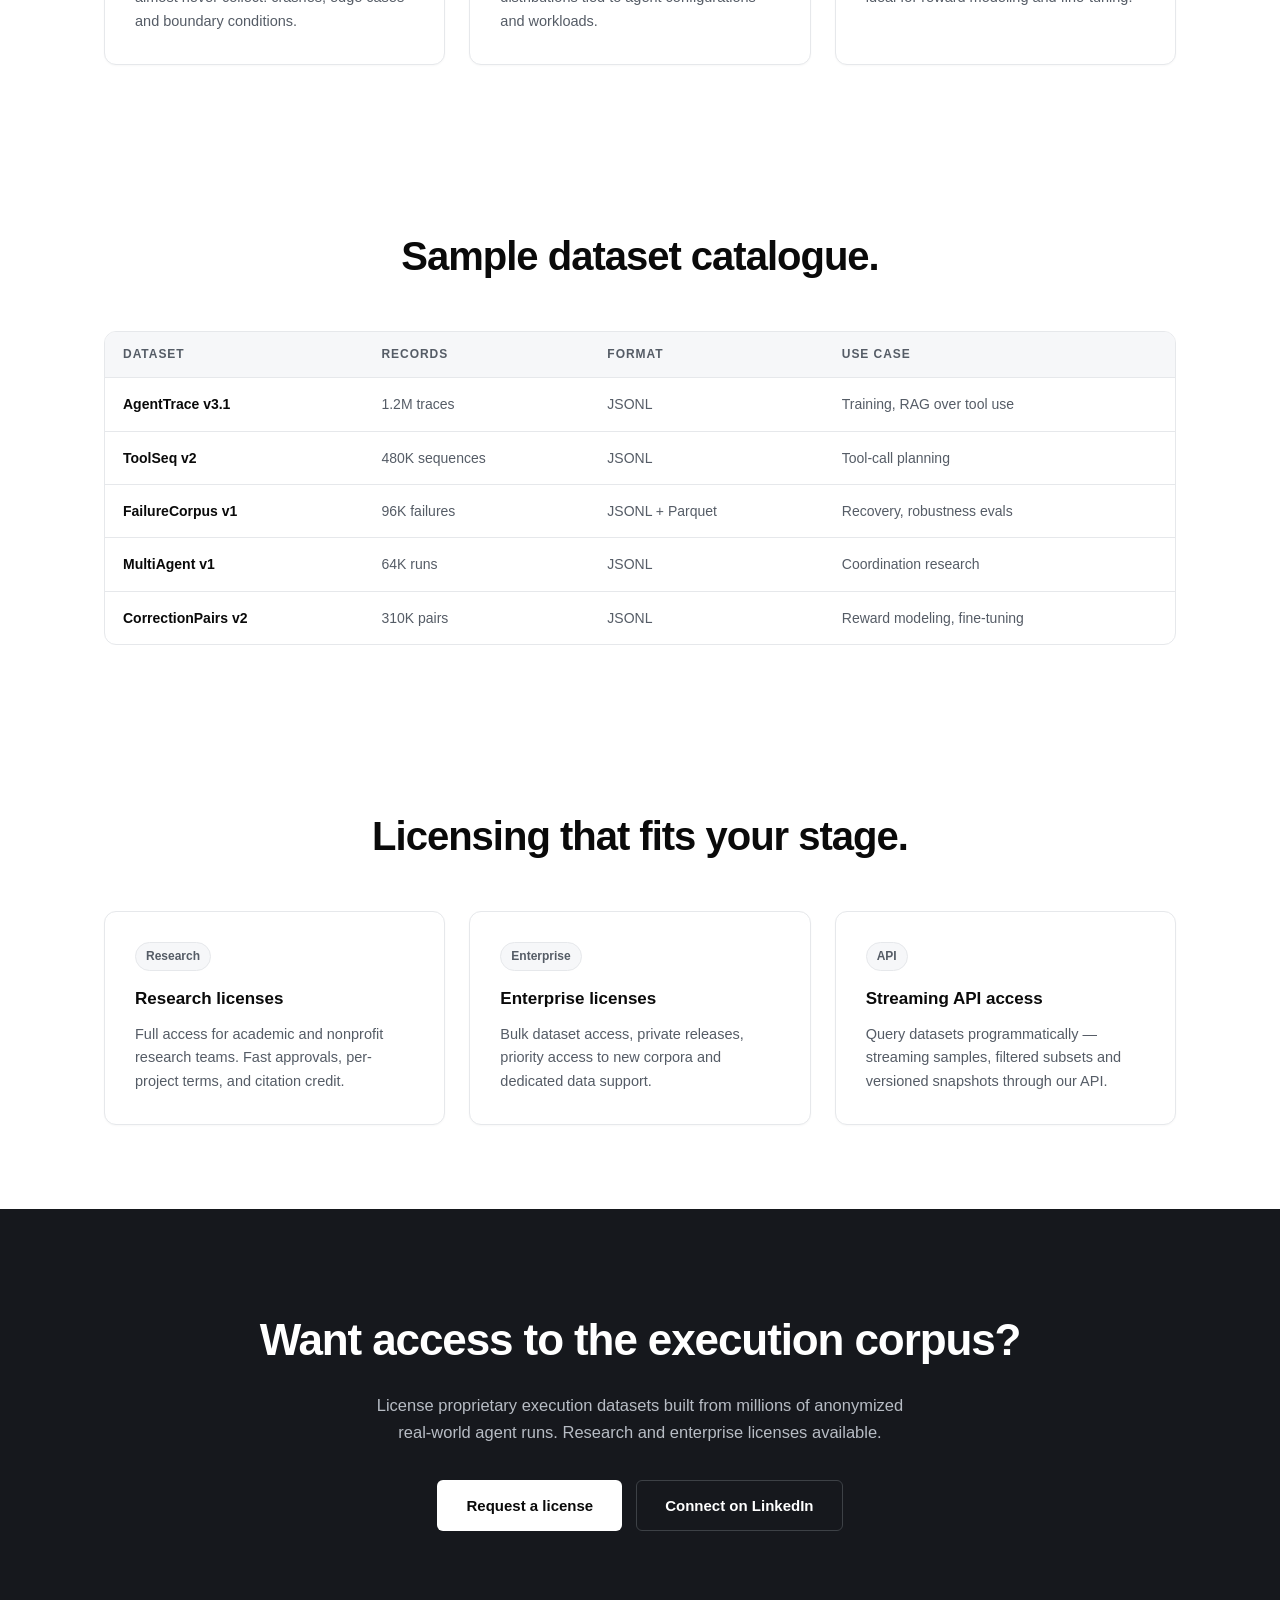
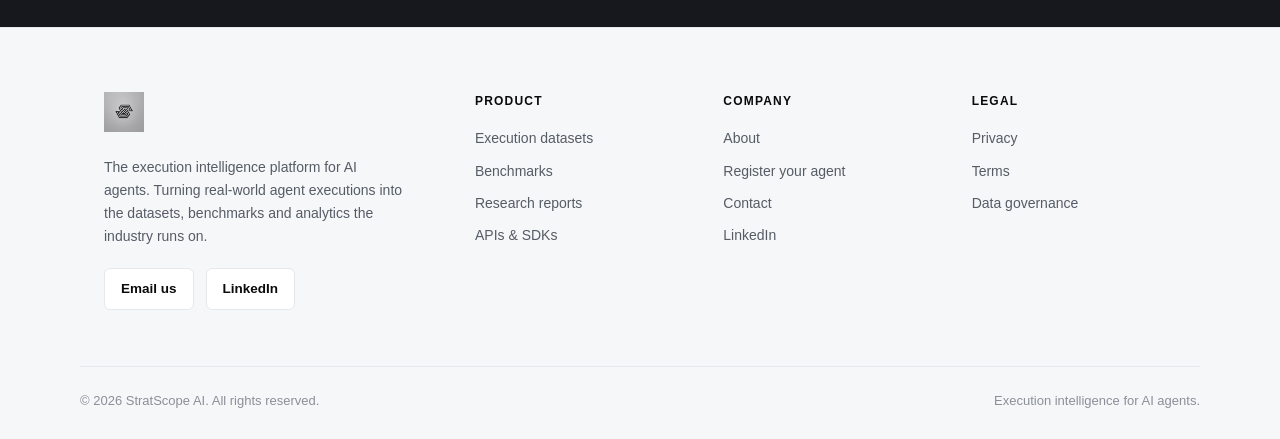
<file: datasets.html>
<!DOCTYPE html>
<html lang="en">
<head>
  <meta charset="UTF-8" />
  <meta name="viewport" content="width=device-width, initial-scale=1.0" />
  <title>Datasets &mdash; StratScope AI</title>
  <meta name="description" content="Execution datasets built from real-world AI agent executions: traces, tool call sequences, failure corpora and execution metrics." />
  <link rel="icon" type="image/png" href="StratScope-logo.png" />
  <link rel="stylesheet" href="css/style.css" />
</head>
<body>
<header class="navbar" id="navbar">
  <div class="nav-inner container">
    <a href="index.html" class="logo"><img src="StratScope-logo.png" alt="StratScope AI" /></a>
    <nav class="nav-links" id="navLinks">
      <a href="index.html">Home</a>
      <a href="datasets.html" class="active">Datasets</a>
      <a href="benchmarks.html">Benchmarks</a>
      <a href="agents.html">Agents</a>
      <a href="research.html">Research</a>
      <a href="developers.html">Developers</a>
    </nav>
    <div class="nav-actions">
      <a href="auth.html" class="btn btn-secondary btn-sm">Sign in</a>
      <a href="auth.html" class="btn btn-primary btn-sm">Sign up</a>
      <a href="auth.html" class="btn btn-primary btn-sm">Get started</a>
      <button class="menu-toggle" id="menuToggle" aria-label="Toggle menu"><span></span><span></span><span></span></button>
    </div>
  </div>
</header>
<main>
  <section class="page-head">
    <div class="container">
      <p class="eyebrow">Datasets</p>
      <h1>Execution datasets. Not static files.</h1>
      <p>Static instruction datasets tell models what people think agents should do. Ours record what agents actually do in production &mdash; every trace, tool call, failure and recovery, collected with explicit opt-in.</p>
    </div>
  </section>
  <section class="section">
    <div class="container">
      <div class="section-head center">
        <h2 class="section-title">Real operational behavior is the moat.</h2>
      </div>
      <div class="grid-3 reveal">
        <div class="card">
          <span class="tag">Reality</span>
          <h3 class="card-title">Reflects real operations</h3>
          <p class="card-text">Execution data captures agents in production: real tool calls, real latencies, real cost curves and real failure modes. Synthetic data cannot replicate this.</p>
        </div>
        <div class="card">
          <span class="tag">Freshness</span>
          <h3 class="card-title">Updates with reality</h3>
          <p class="card-text">The corpus grows as agents run. New models, new tools and new workflows show up in our datasets the moment they appear in production.</p>
        </div>
        <div class="card">
          <span class="tag">Moat</span>
          <h3 class="card-title">Hard to replicate</h3>
          <p class="card-text">You cannot scrape this. The corpus compounds through a network of participating agents &mdash; the more agents that contribute, the more valuable the data becomes.</p>
        </div>
      </div>
    </div>
  </section>
  <section class="section">
    <div class="container">
      <div class="section-head center">
        <h2 class="section-title">What's inside the corpus.</h2>
        <p class="section-sub">Every dataset is normalized, anonymized and versioned with full documentation.</p>
      </div>
      <div class="grid-3 reveal">
        <div class="card">
          <span class="tag">Traces</span>
          <h3 class="card-title">Agent execution traces</h3>
          <p class="card-text">Full step-by-step execution records: state, context, tool calls and outcomes.</p>
        </div>
        <div class="card">
          <span class="tag">Tool use</span>
          <h3 class="card-title">Tool call sequences</h3>
          <p class="card-text">What tools get called, in what order, and which sequences succeed at scale.</p>
        </div>
        <div class="card">
          <span class="tag">Multi-agent</span>
          <h3 class="card-title">Multi-agent interactions</h3>
          <p class="card-text">Coordinated runs across agent teams: handoffs, contention and delegation patterns.</p>
        </div>
        <div class="card">
          <span class="tag">Failures</span>
          <h3 class="card-title">Error &amp; failure corpora</h3>
          <p class="card-text">The rare failure data that in-house teams almost never collect: crashes, edge cases and boundary conditions.</p>
        </div>
        <div class="card">
          <span class="tag">Metrics</span>
          <h3 class="card-title">Execution metrics</h3>
          <p class="card-text">Latency, cost and success-rate distributions tied to agent configurations and workloads.</p>
        </div>
        <div class="card">
          <span class="tag">Corrections</span>
          <h3 class="card-title">Human correction pairs</h3>
          <p class="card-text">Mistakes paired with human interventions, ideal for reward modeling and fine-tuning.</p>
        </div>
      </div>
    </div>
  </section>
  <section class="section">
    <div class="container">
      <div class="section-head center">
        <h2 class="section-title">Sample dataset catalogue.</h2>
      </div>
      <div class="table-wrap reveal">
        <table class="data-table">
          <thead>
            <tr>
              <th>Dataset</th>
              <th>Records</th>
              <th>Format</th>
              <th>Use case</th>
            </tr>
          </thead>
          <tbody>
            <tr>
              <td>AgentTrace v3.1</td>
              <td>1.2M traces</td>
              <td>JSONL</td>
              <td>Training, RAG over tool use</td>
            </tr>
            <tr>
              <td>ToolSeq v2</td>
              <td>480K sequences</td>
              <td>JSONL</td>
              <td>Tool-call planning</td>
            </tr>
            <tr>
              <td>FailureCorpus v1</td>
              <td>96K failures</td>
              <td>JSONL + Parquet</td>
              <td>Recovery, robustness evals</td>
            </tr>
            <tr>
              <td>MultiAgent v1</td>
              <td>64K runs</td>
              <td>JSONL</td>
              <td>Coordination research</td>
            </tr>
            <tr>
              <td>CorrectionPairs v2</td>
              <td>310K pairs</td>
              <td>JSONL</td>
              <td>Reward modeling, fine-tuning</td>
            </tr>
          </tbody>
        </table>
      </div>
    </div>
  </section>
  <section class="section">
    <div class="container">
      <div class="section-head center">
        <h2 class="section-title">Licensing that fits your stage.</h2>
      </div>
      <div class="grid-3 reveal">
        <div class="card">
          <span class="tag">Research</span>
          <h3 class="card-title">Research licenses</h3>
          <p class="card-text">Full access for academic and nonprofit research teams. Fast approvals, per-project terms, and citation credit.</p>
        </div>
        <div class="card">
          <span class="tag">Enterprise</span>
          <h3 class="card-title">Enterprise licenses</h3>
          <p class="card-text">Bulk dataset access, private releases, priority access to new corpora and dedicated data support.</p>
        </div>
        <div class="card">
          <span class="tag">API</span>
          <h3 class="card-title">Streaming API access</h3>
          <p class="card-text">Query datasets programmatically &mdash; streaming samples, filtered subsets and versioned snapshots through our API.</p>
        </div>
      </div>
    </div>
  </section>
  <section class="cta-section">
    <div class="container">
      <h2 class="cta-title">Want access to the execution corpus?</h2>
      <p class="cta-sub">License proprietary execution datasets built from millions of anonymized real-world agent runs. Research and enterprise licenses available.</p>
      <div class="hero-actions">
        <a href="mailto:khalidkhan46572@gmail.com" class="btn btn-primary btn-lg">Request a license</a>
        <a href="https://www.linkedin.com/in/khalid-khan-4b548033b/" target="_blank" rel="noopener" class="btn btn-secondary btn-lg">Connect on LinkedIn</a>
      </div>
    </div>
  </section>
</main>
<footer class="footer">
  <div class="container footer-inner">
    <div class="footer-brand">
      <img src="StratScope-logo.png" alt="StratScope AI" class="footer-logo" />
      <p>The execution intelligence platform for AI agents. Turning real-world agent executions into the datasets, benchmarks and analytics the industry runs on.</p>
      <div class="footer-social">
        <a href="mailto:khalidkhan46572@gmail.com">Email us</a>
        <a href="https://www.linkedin.com/in/khalid-khan-4b548033b/" target="_blank" rel="noopener">LinkedIn</a>
      </div>
    </div>
    <div class="footer-col">
      <h4 class="footer-col-title">Product</h4>
      <a href="datasets.html">Execution datasets</a>
      <a href="benchmarks.html">Benchmarks</a>
      <a href="research.html">Research reports</a>
      <a href="developers.html">APIs &amp; SDKs</a>
    </div>
    <div class="footer-col">
      <h4 class="footer-col-title">Company</h4>
      <a href="index.html">About</a>
      <a href="agents.html">Register your agent</a>
      <a href="contact.html">Contact</a>
      <a href="https://www.linkedin.com/in/khalid-khan-4b548033b/" target="_blank" rel="noopener">LinkedIn</a>
    </div>
    <div class="footer-col">
      <h4 class="footer-col-title">Legal</h4>
      <a href="privacy.html">Privacy</a>
      <a href="terms.html">Terms</a>
      <a href="data-governance.html">Data governance</a>
    </div>
  </div>
  <div class="footer-bottom container">
    <span>&copy; <span id="year"></span> StratScope AI. All rights reserved.</span>
    <span>Execution intelligence for AI agents.</span>
  </div>
</footer>
<script src="js/main.js"></script>
<script src="js/api.js"></script>
<script src="js/datasets.js"></script>
</body>
</html>
</file>
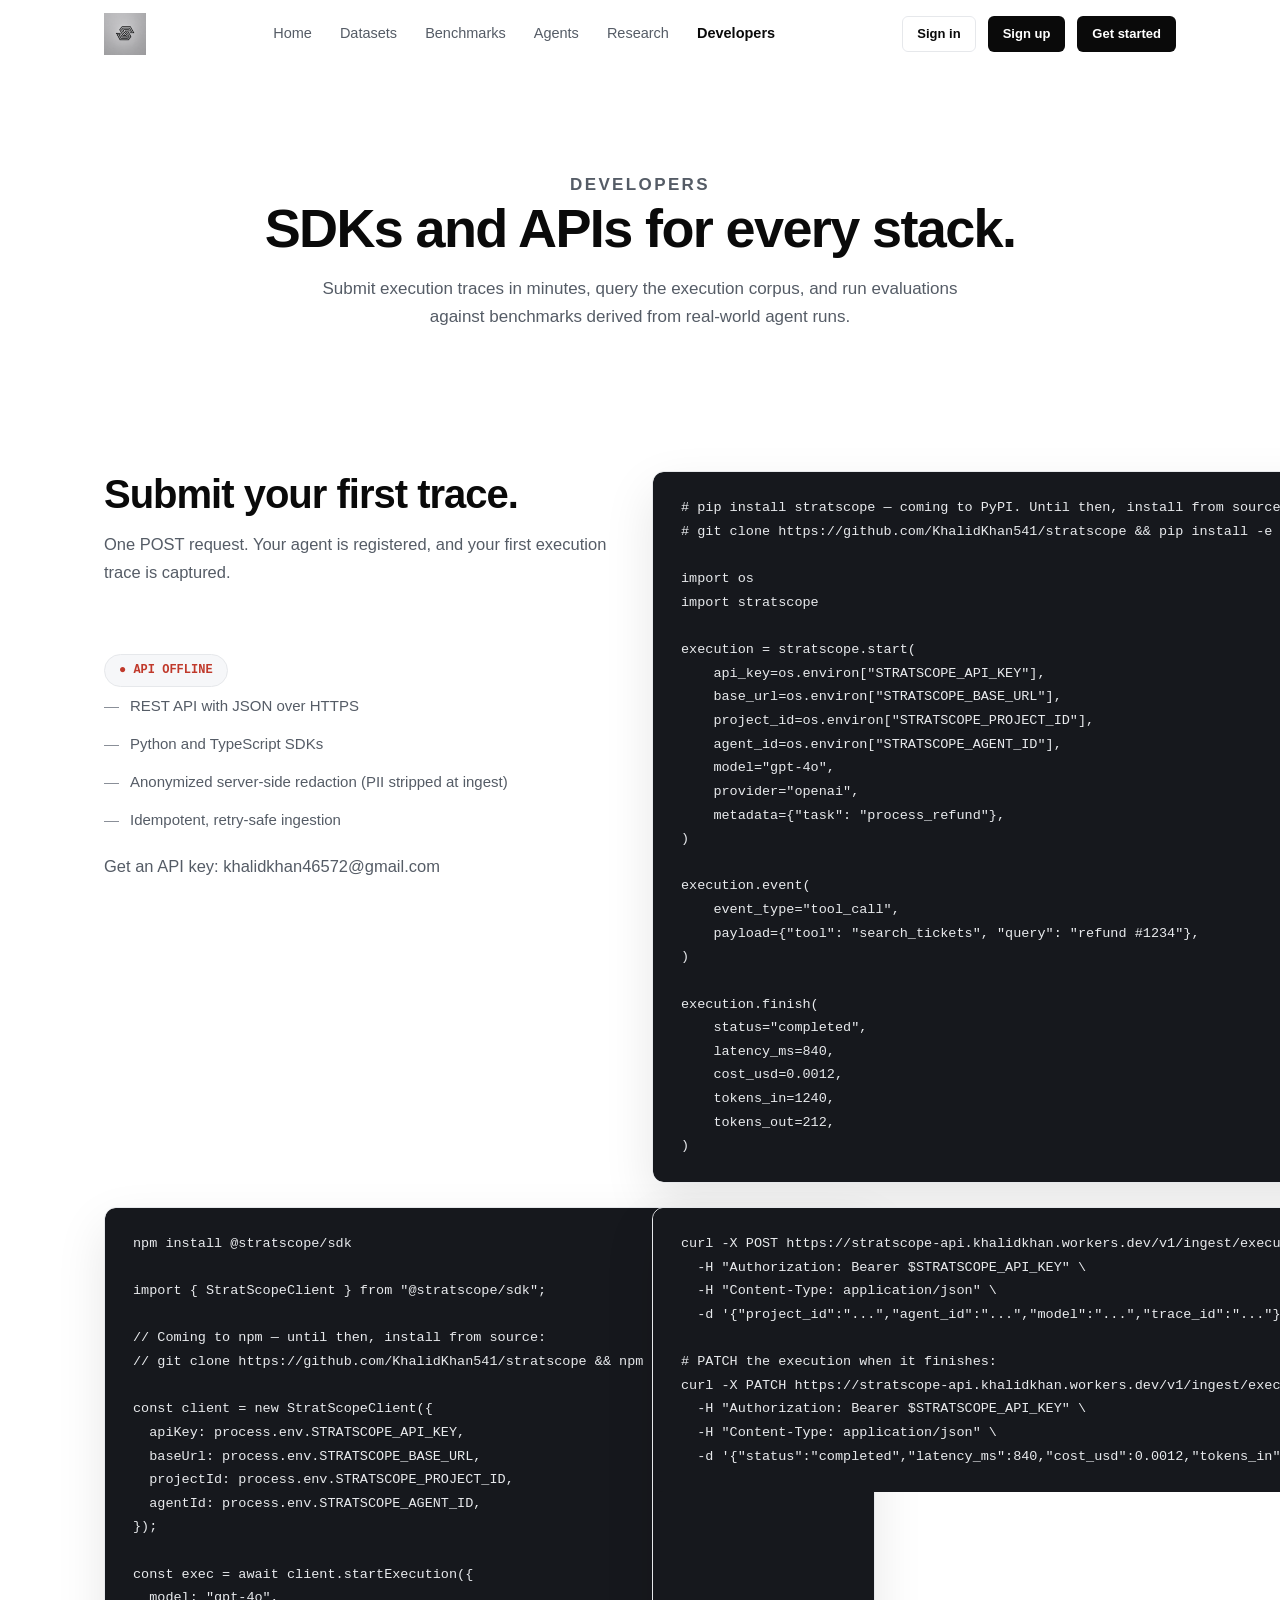
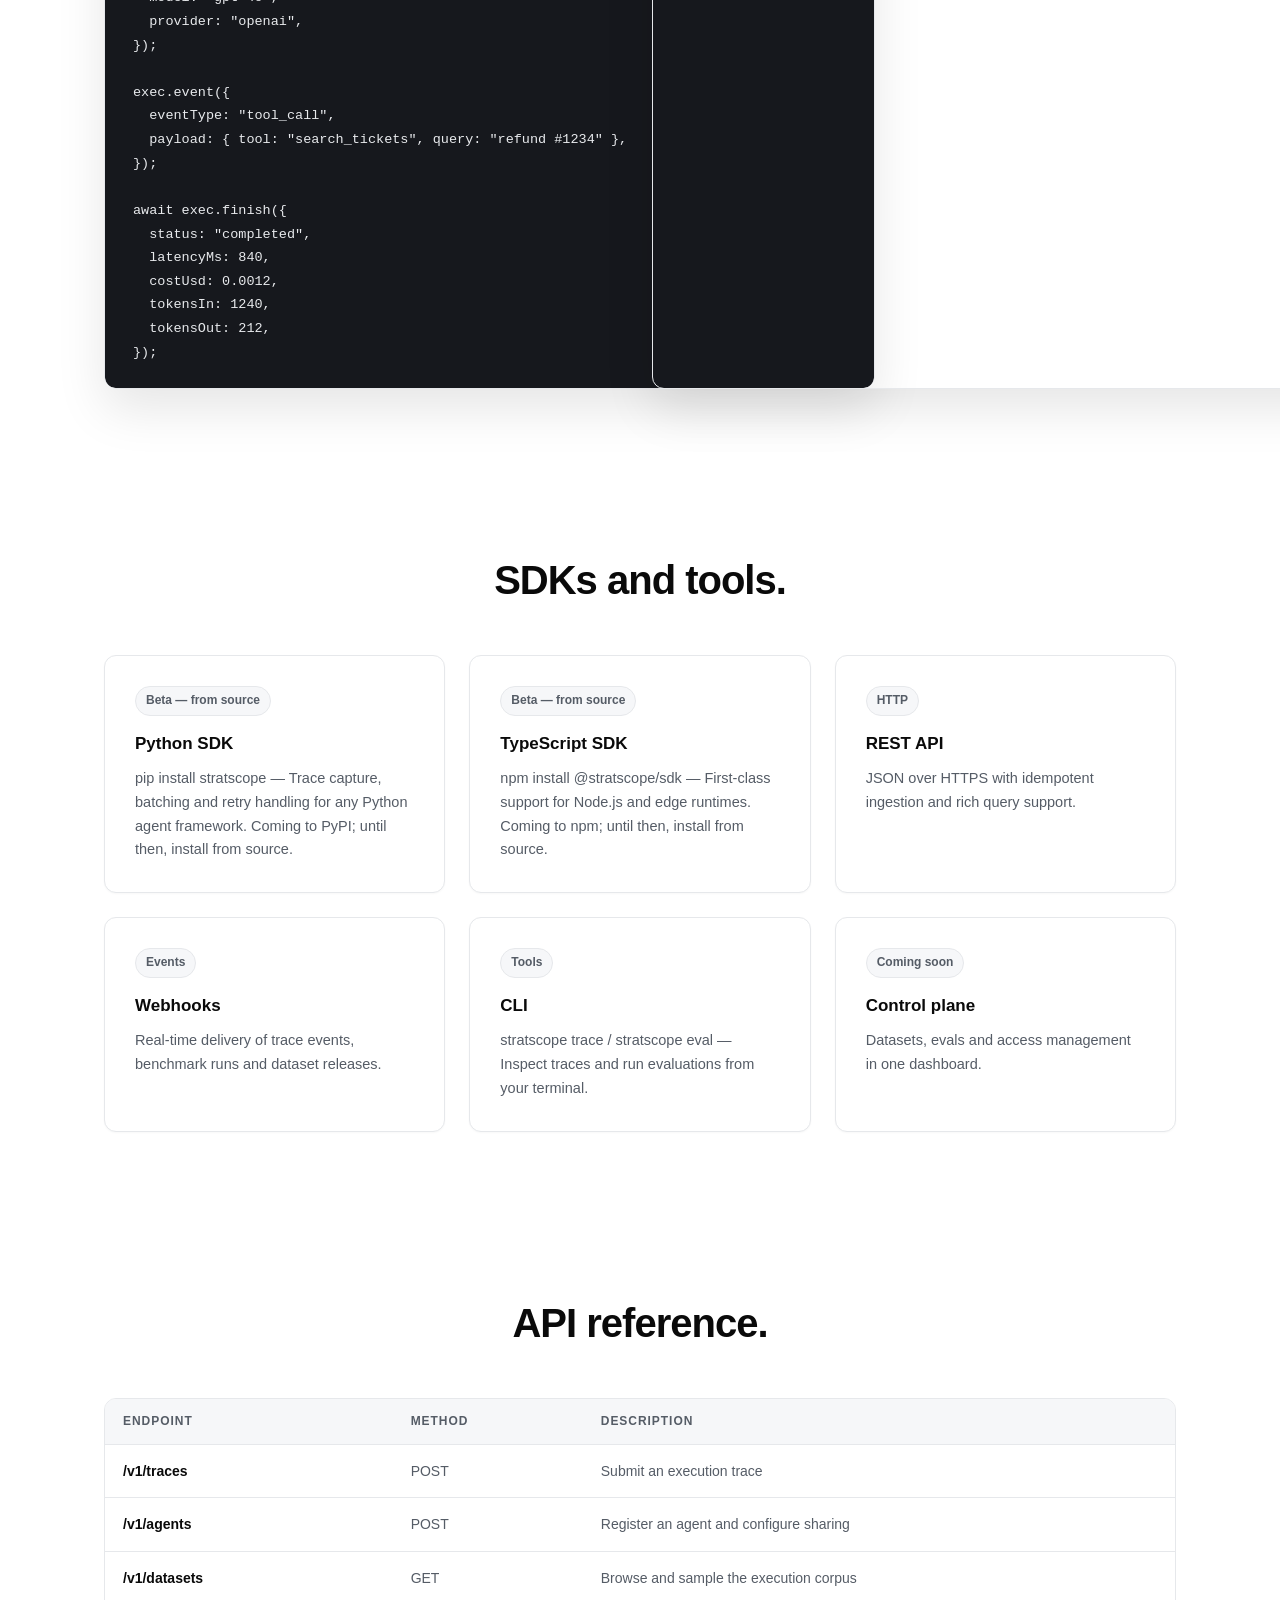
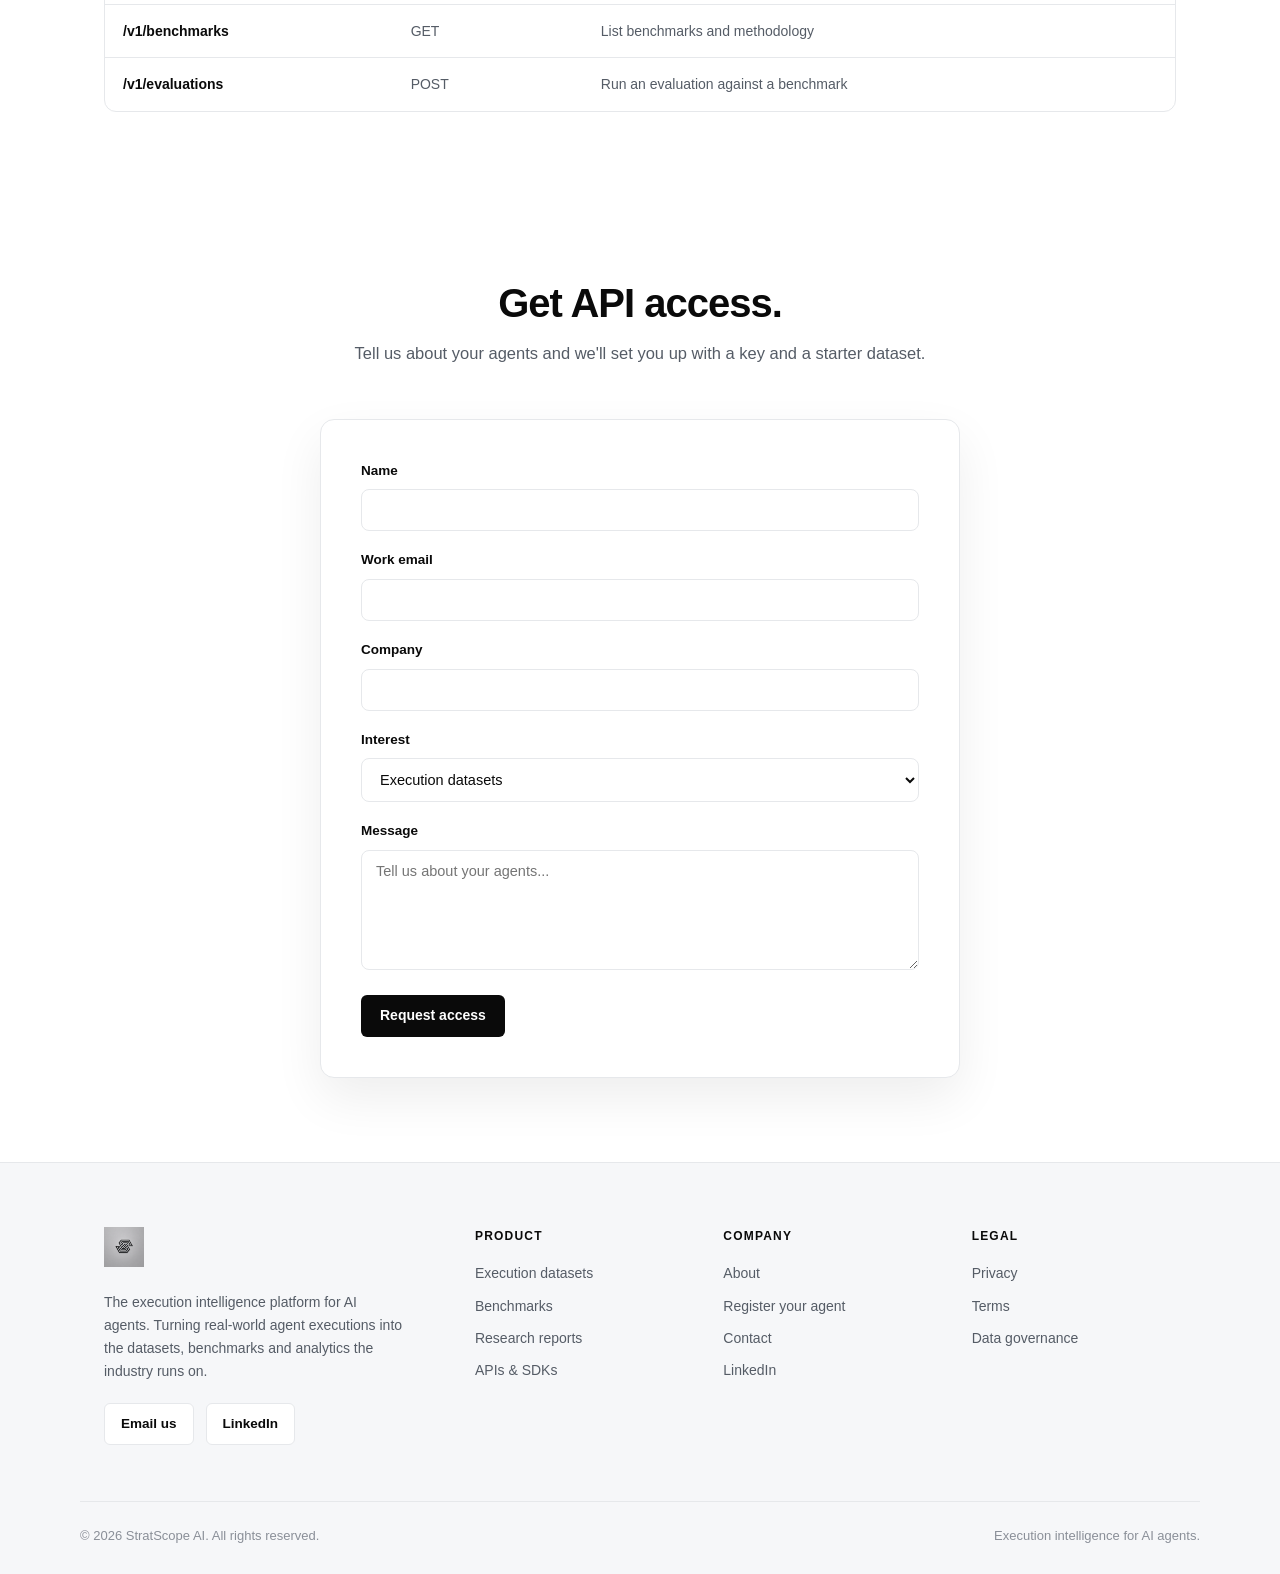
<file: developers.html>
<!DOCTYPE html>
<html lang="en">
<head>
  <meta charset="UTF-8" />
  <meta name="viewport" content="width=device-width, initial-scale=1.0" />
  <title>Developers &mdash; StratScope AI</title>
  <meta name="description" content="SDKs and APIs for submitting agent execution traces and accessing execution datasets, benchmarks and evaluations." />
  <link rel="icon" type="image/png" href="StratScope-logo.png" />
  <link rel="stylesheet" href="css/style.css" />
</head>
<body>
  <header class="navbar" id="navbar">
    <div class="nav-inner container">
      <a href="index.html" class="logo"><img src="StratScope-logo.png" alt="StratScope AI" /></a>
      <nav class="nav-links" id="navLinks">
        <a href="index.html">Home</a>
        <a href="datasets.html">Datasets</a>
        <a href="benchmarks.html">Benchmarks</a>
        <a href="agents.html">Agents</a>
        <a href="research.html">Research</a>
        <a href="developers.html" class="active">Developers</a>
      </nav>
      <div class="nav-actions">
        <a href="auth.html" class="btn btn-secondary btn-sm">Sign in</a>
        <a href="auth.html" class="btn btn-primary btn-sm">Sign up</a>
        <a href="auth.html" class="btn btn-primary btn-sm">Get started</a>
        <button class="menu-toggle" id="menuToggle" aria-label="Toggle menu"><span></span><span></span><span></span></button>
      </div>
    </div>
  </header>

  <main>
    <section class="page-head">
      <div class="container">
        <p class="eyebrow">Developers</p>
        <h1>SDKs and APIs for every stack.</h1>
        <p>Submit execution traces in minutes, query the execution corpus, and run evaluations against benchmarks derived from real-world agent runs.</p>
      </div>
    </section>

    <section class="section">
      <div class="container">
        <div class="grid-2 reveal">
          <div>
            <div class="section-head">
              <h2 class="section-title">Submit your first trace.</h2>
              <p class="section-sub">One POST request. Your agent is registered, and your first execution trace is captured.</p>
            </div>
            <ul class="checklist">
              <li>REST API with JSON over HTTPS</li>
              <li>Python and TypeScript SDKs</li>
              <li>Anonymized server-side redaction (PII stripped at ingest)</li>
              <li>Idempotent, retry-safe ingestion</li>
            </ul>
            <p class="section-sub">Get an API key: <a href="mailto:khalidkhan46572@gmail.com">khalidkhan46572@gmail.com</a></p>
          </div>
          <div class="code-block-wrap">
            <pre class="code-block"># pip install stratscope &mdash; coming to PyPI. Until then, install from source:
# git clone https://github.com/KhalidKhan541/stratscope && pip install -e sdk/python

import os
import stratscope

execution = stratscope.start(
    api_key=os.environ["STRATSCOPE_API_KEY"],
    base_url=os.environ["STRATSCOPE_BASE_URL"],
    project_id=os.environ["STRATSCOPE_PROJECT_ID"],
    agent_id=os.environ["STRATSCOPE_AGENT_ID"],
    model="gpt-4o",
    provider="openai",
    metadata={"task": "process_refund"},
)

execution.event(
    event_type="tool_call",
    payload={"tool": "search_tickets", "query": "refund #1234"},
)

execution.finish(
    status="completed",
    latency_ms=840,
    cost_usd=0.0012,
    tokens_in=1240,
    tokens_out=212,
)</pre>
          </div>
          <div class="code-block-wrap">
            <pre class="code-block">npm install @stratscope/sdk

import { StratScopeClient } from "@stratscope/sdk";

// Coming to npm &mdash; until then, install from source:
// git clone https://github.com/KhalidKhan541/stratscope && npm install ./sdk/typescript

const client = new StratScopeClient({
  apiKey: process.env.STRATSCOPE_API_KEY,
  baseUrl: process.env.STRATSCOPE_BASE_URL,
  projectId: process.env.STRATSCOPE_PROJECT_ID,
  agentId: process.env.STRATSCOPE_AGENT_ID,
});

const exec = await client.startExecution({
  model: "gpt-4o",
  provider: "openai",
});

exec.event({
  eventType: "tool_call",
  payload: { tool: "search_tickets", query: "refund #1234" },
});

await exec.finish({
  status: "completed",
  latencyMs: 840,
  costUsd: 0.0012,
  tokensIn: 1240,
  tokensOut: 212,
});</pre>
          </div>
          <div class="code-block-wrap">
            <pre class="code-block">curl -X POST https://stratscope-api.khalidkhan.workers.dev/v1/ingest/executions \
  -H "Authorization: Bearer $STRATSCOPE_API_KEY" \
  -H "Content-Type: application/json" \
  -d '{"project_id":"...","agent_id":"...","model":"...","trace_id":"..."}'

# PATCH the execution when it finishes:
curl -X PATCH https://stratscope-api.khalidkhan.workers.dev/v1/ingest/executions/&lt;execution_id&gt; \
  -H "Authorization: Bearer $STRATSCOPE_API_KEY" \
  -H "Content-Type: application/json" \
  -d '{"status":"completed","latency_ms":840,"cost_usd":0.0012,"tokens_in":1240,"tokens_out":212}'</pre>
          </div>
        </div>
      </div>
    </section>

    <section class="section">
      <div class="container">
        <div class="section-head center">
          <h2 class="section-title">SDKs and tools.</h2>
        </div>
        <div class="grid-3 reveal">
          <div class="card">
            <span class="tag">Beta &mdash; from source</span>
            <h3 class="card-title">Python SDK</h3>
            <p class="card-text">pip install stratscope &mdash; Trace capture, batching and retry handling for any Python agent framework. Coming to PyPI; until then, install from source.</p>
          </div>
          <div class="card">
            <span class="tag">Beta &mdash; from source</span>
            <h3 class="card-title">TypeScript SDK</h3>
            <p class="card-text">npm install @stratscope/sdk &mdash; First-class support for Node.js and edge runtimes. Coming to npm; until then, install from source.</p>
          </div>
          <div class="card">
            <span class="tag">HTTP</span>
            <h3 class="card-title">REST API</h3>
            <p class="card-text">JSON over HTTPS with idempotent ingestion and rich query support.</p>
          </div>
          <div class="card">
            <span class="tag">Events</span>
            <h3 class="card-title">Webhooks</h3>
            <p class="card-text">Real-time delivery of trace events, benchmark runs and dataset releases.</p>
          </div>
          <div class="card">
            <span class="tag">Tools</span>
            <h3 class="card-title">CLI</h3>
            <p class="card-text">stratscope trace / stratscope eval &mdash; Inspect traces and run evaluations from your terminal.</p>
          </div>
          <div class="card">
            <span class="tag">Coming soon</span>
            <h3 class="card-title">Control plane</h3>
            <p class="card-text">Datasets, evals and access management in one dashboard.</p>
          </div>
        </div>
      </div>
    </section>

    <section class="section">
      <div class="container">
        <div class="section-head center">
          <h2 class="section-title">API reference.</h2>
        </div>
        <div class="table-wrap reveal">
          <table class="data-table">
            <thead>
              <tr><th>Endpoint</th><th>Method</th><th>Description</th></tr>
            </thead>
            <tbody>
              <tr><td>/v1/traces</td><td>POST</td><td>Submit an execution trace</td></tr>
              <tr><td>/v1/agents</td><td>POST</td><td>Register an agent and configure sharing</td></tr>
              <tr><td>/v1/datasets</td><td>GET</td><td>Browse and sample the execution corpus</td></tr>
              <tr><td>/v1/benchmarks</td><td>GET</td><td>List benchmarks and methodology</td></tr>
              <tr><td>/v1/evaluations</td><td>POST</td><td>Run an evaluation against a benchmark</td></tr>
            </tbody>
          </table>
        </div>
      </div>
    </section>

    <section class="section">
      <div class="container">
        <div class="section-head center">
          <h2 class="section-title">Get API access.</h2>
          <p class="section-sub">Tell us about your agents and we'll set you up with a key and a starter dataset.</p>
        </div>
        <form class="form-card reveal" id="accessForm">
          <label for="accName">Name</label>
          <input type="text" id="accName" name="name" required />
          <label for="accEmail">Work email</label>
          <input type="email" id="accEmail" name="email" required />
          <label for="accCompany">Company</label>
          <input type="text" id="accCompany" name="company" />
          <label for="accInterest">Interest</label>
          <select id="accInterest" name="interest">
            <option value="datasets">Execution datasets</option>
            <option value="benchmarks">Benchmarks &amp; evals</option>
            <option value="sdk">Trace submission SDKs</option>
            <option value="other">Something else</option>
          </select>
          <label for="accMsg">Message</label>
          <textarea id="accMsg" name="message" placeholder="Tell us about your agents..."></textarea>
          <button type="submit" class="btn btn-primary">Request access</button>
        </form>
        <script>
        document.getElementById("accessForm").addEventListener("submit", function (e) {
          e.preventDefault();
          var name = document.getElementById("accName").value;
          var company = document.getElementById("accCompany").value;
          var interest = document.getElementById("accInterest").value;
          var msg = document.getElementById("accMsg").value;
          var body = "Name: " + name + "\nCompany: " + company + "\nInterest: " + interest + "\nMessage: " + msg;
          window.location.href = "mailto:khalidkhan46572@gmail.com?subject=StratScope%20API%20Access%20Request&body=" + encodeURIComponent(body);
        });
        </script>
      </div>
    </section>
  </main>

  <footer class="footer">
    <div class="container footer-inner">
      <div class="footer-brand">
        <img src="StratScope-logo.png" alt="StratScope AI" class="footer-logo" />
        <p>The execution intelligence platform for AI agents. Turning real-world agent executions into the datasets, benchmarks and analytics the industry runs on.</p>
        <div class="footer-social">
          <a href="mailto:khalidkhan46572@gmail.com">Email us</a>
          <a href="https://www.linkedin.com/in/khalid-khan-4b548033b/" target="_blank" rel="noopener">LinkedIn</a>
        </div>
      </div>
      <div class="footer-col">
        <h4 class="footer-col-title">Product</h4>
        <a href="datasets.html">Execution datasets</a>
        <a href="benchmarks.html">Benchmarks</a>
        <a href="research.html">Research reports</a>
        <a href="developers.html">APIs &amp; SDKs</a>
      </div>
      <div class="footer-col">
        <h4 class="footer-col-title">Company</h4>
        <a href="index.html">About</a>
        <a href="agents.html">Register your agent</a>
        <a href="contact.html">Contact</a>
        <a href="https://www.linkedin.com/in/khalid-khan-4b548033b/" target="_blank" rel="noopener">LinkedIn</a>
      </div>
      <div class="footer-col">
        <h4 class="footer-col-title">Legal</h4>
        <a href="privacy.html">Privacy</a>
        <a href="terms.html">Terms</a>
        <a href="data-governance.html">Data governance</a>
      </div>
    </div>
    <div class="footer-bottom container">
      <span>&copy; <span id="year"></span> StratScope AI. All rights reserved.</span>
      <span>Execution intelligence for AI agents.</span>
    </div>
  </footer>
  <script src="js/main.js"></script>
<script src="js/api.js"></script>
<script src="js/developers.js"></script>
</body>
</html>
</file>
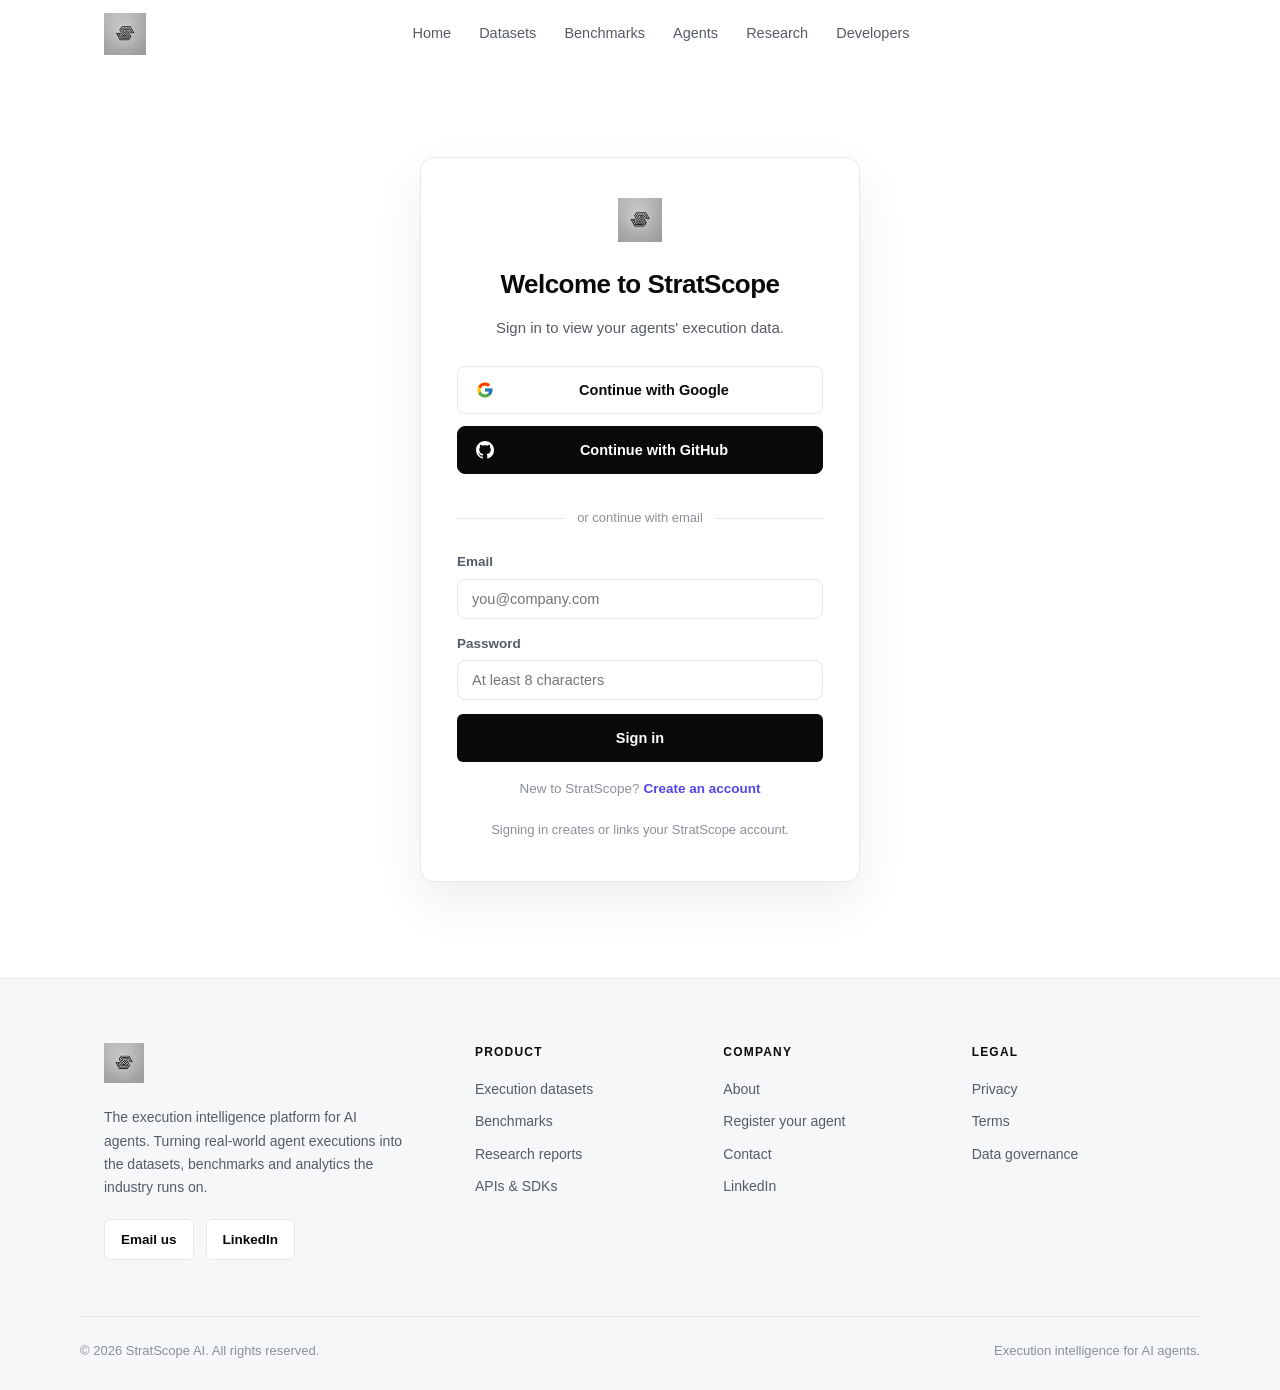
<file: integration.html>
<!DOCTYPE html>
<html lang="en">
<head>
  <meta charset="UTF-8" />
  <meta name="viewport" content="width=device-width, initial-scale=1.0" />
  <title>Integration &mdash; StratScope AI</title>
  <meta name="description" content="Your StratScope integration details &mdash; API key, project, and SDK setup." />
  <link rel="icon" type="image/png" href="StratScope-logo.png" />
  <link rel="stylesheet" href="css/style.css" />
</head>
<body>
<header class="navbar" id="navbar">
  <div class="nav-inner container">
    <a href="index.html" class="logo"><img src="StratScope-logo.png" alt="StratScope AI" /></a>
    <nav class="nav-links" id="navLinks">
      <a href="index.html">Home</a>
      <a href="datasets.html">Datasets</a>
      <a href="benchmarks.html">Benchmarks</a>
      <a href="agents.html">Agents</a>
      <a href="research.html">Research</a>
      <a href="developers.html">Developers</a>
      <a href="integration.html">Integration</a>
    </nav>
    <div class="nav-actions">
      <span class="nav-email" id="navEmail"></span>
      <button class="btn btn-secondary btn-sm" id="signOutBtn">Sign out</button>
      <button class="menu-toggle" id="menuToggle" aria-label="Toggle menu"><span></span><span></span><span></span></button>
    </div>
  </div>
</header>
<main>
  <section class="page-head">
    <div class="container">
      <p class="eyebrow">Integration</p>
      <h1>Integration</h1>
      <p>Your API credentials and SDK setup.</p>
    </div>
  </section>

  <section class="section dash-section dash-first">
    <div class="container">
      <div id="errorBanner" class="alert-banner" role="alert" hidden></div>
      <div id="integrationEmpty" class="empty-state" hidden>
        <h3>No tenant yet</h3>
        <p>No API key or project has been provisioned for this account yet. Request one and we&rsquo;ll email it to you.</p>
        <a href="contact.html" class="btn btn-primary btn-sm">Request an API key</a>
      </div>

      <div class="section-head">
        <h2 class="section-title">Credentials</h2>
      </div>
      <div class="table-wrap">
        <table class="data-table">
          <tbody>
            <tr>
              <th>API key</th>
              <td><code id="apiKeyValue">&mdash;</code></td>
              <td class="cell-actions">
                <button class="btn btn-secondary btn-sm" id="copyApiKeyBtn" type="button">Copy</button>
              </td>
            </tr>
            <tr>
              <td id="apiKeyStatus" colspan="2">Your API key</td>
            </tr>
            <tr>
              <th>Key prefix</th>
              <td><code id="keyPrefixValue">&mdash;</code></td>
              <td></td>
            </tr>
            <tr>
              <th>Project ID</th>
              <td><code id="projectIdValue">&mdash;</code></td>
              <td class="cell-actions">
                <button class="btn btn-secondary btn-sm" id="copyProjectBtn" type="button">Copy</button>
              </td>
            </tr>
            <tr>
              <th>Agent ID</th>
              <td><code id="agentIdValue">&mdash;</code></td>
              <td class="cell-actions">
                <button class="btn btn-secondary btn-sm" id="copyAgentBtn" type="button">Copy</button>
              </td>
            </tr>
            <tr>
              <th>Agent name</th>
              <td><span id="agentNameValue">&mdash;</span></td>
              <td></td>
            </tr>
            <tr>
              <th>Base URL</th>
              <td><code id="baseUrlValue">&mdash;</code></td>
              <td class="cell-actions">
                <button class="btn btn-secondary btn-sm" id="copyBaseUrlBtn" type="button">Copy</button>
              </td>
            </tr>
            <tr>
              <th>Ingest endpoint</th>
              <td><code id="ingestValue">&mdash;</code></td>
              <td></td>
            </tr>
          </tbody>
        </table>
      </div>
      <p class="note-text">Your API key is shown only once per key &mdash; store it somewhere safe. Lost it? <a href="contact.html">Contact us</a> and we&rsquo;ll issue a new one.</p>
    </div>
  </section>

  <section class="section dash-section">
    <div class="container">
      <div class="section-head">
        <h2 class="section-title">Connect the SDK</h2>
      </div>
      <div class="empty-state">
        <h3>Python</h3>
        <p><code>pip install stratscope</code></p>
        <button class="btn btn-secondary btn-sm" id="copyPythonBtn" type="button">Copy snippet</button>
      </div>
      <div class="empty-state">
        <h3>TypeScript</h3>
        <p><code>npm install @stratscope/sdk</code></p>
        <button class="btn btn-secondary btn-sm" id="copyTsBtn" type="button">Copy snippet</button>
      </div>
      <p class="note-text">Full usage examples on the <a href="developers.html">Developers</a> page. Every execution your agent records becomes visible in your <a href="dashboard.html">Dashboard</a>.</p>
    </div>
  </section>
</main>
<footer class="footer">
  <div class="container footer-inner">
    <div class="footer-brand">
      <img src="StratScope-logo.png" alt="StratScope AI" class="footer-logo" />
      <p>The execution intelligence platform for AI agents. Turning real-world agent executions into the datasets, benchmarks and analytics the industry runs on.</p>
      <div class="footer-social">
        <a href="mailto:khalidkhan46572@gmail.com">Email us</a>
        <a href="https://www.linkedin.com/in/khalid-khan-4b548033b/" target="_blank" rel="noopener">LinkedIn</a>
      </div>
    </div>
    <div class="footer-col">
      <h4 class="footer-col-title">Product</h4>
      <a href="datasets.html">Execution datasets</a>
      <a href="benchmarks.html">Benchmarks</a>
      <a href="research.html">Research reports</a>
      <a href="developers.html">APIs &amp; SDKs</a>
    </div>
    <div class="footer-col">
      <h4 class="footer-col-title">Company</h4>
      <a href="index.html">About</a>
      <a href="agents.html">Register your agent</a>
      <a href="contact.html">Contact</a>
      <a href="https://www.linkedin.com/in/khalid-khan-4b548033b/" target="_blank" rel="noopener">LinkedIn</a>
    </div>
    <div class="footer-col">
      <h4 class="footer-col-title">Legal</h4>
      <a href="privacy.html">Privacy</a>
      <a href="terms.html">Terms</a>
      <a href="data-governance.html">Data governance</a>
    </div>
  </div>
  <div class="footer-bottom container">
    <span>&copy; <span id="year"></span> StratScope AI. All rights reserved.</span>
    <span>Execution intelligence for AI agents.</span>
  </div>
</footer>
<script src="js/main.js"></script>
<script src="js/integration.js"></script>
</body>
</html>
</file>
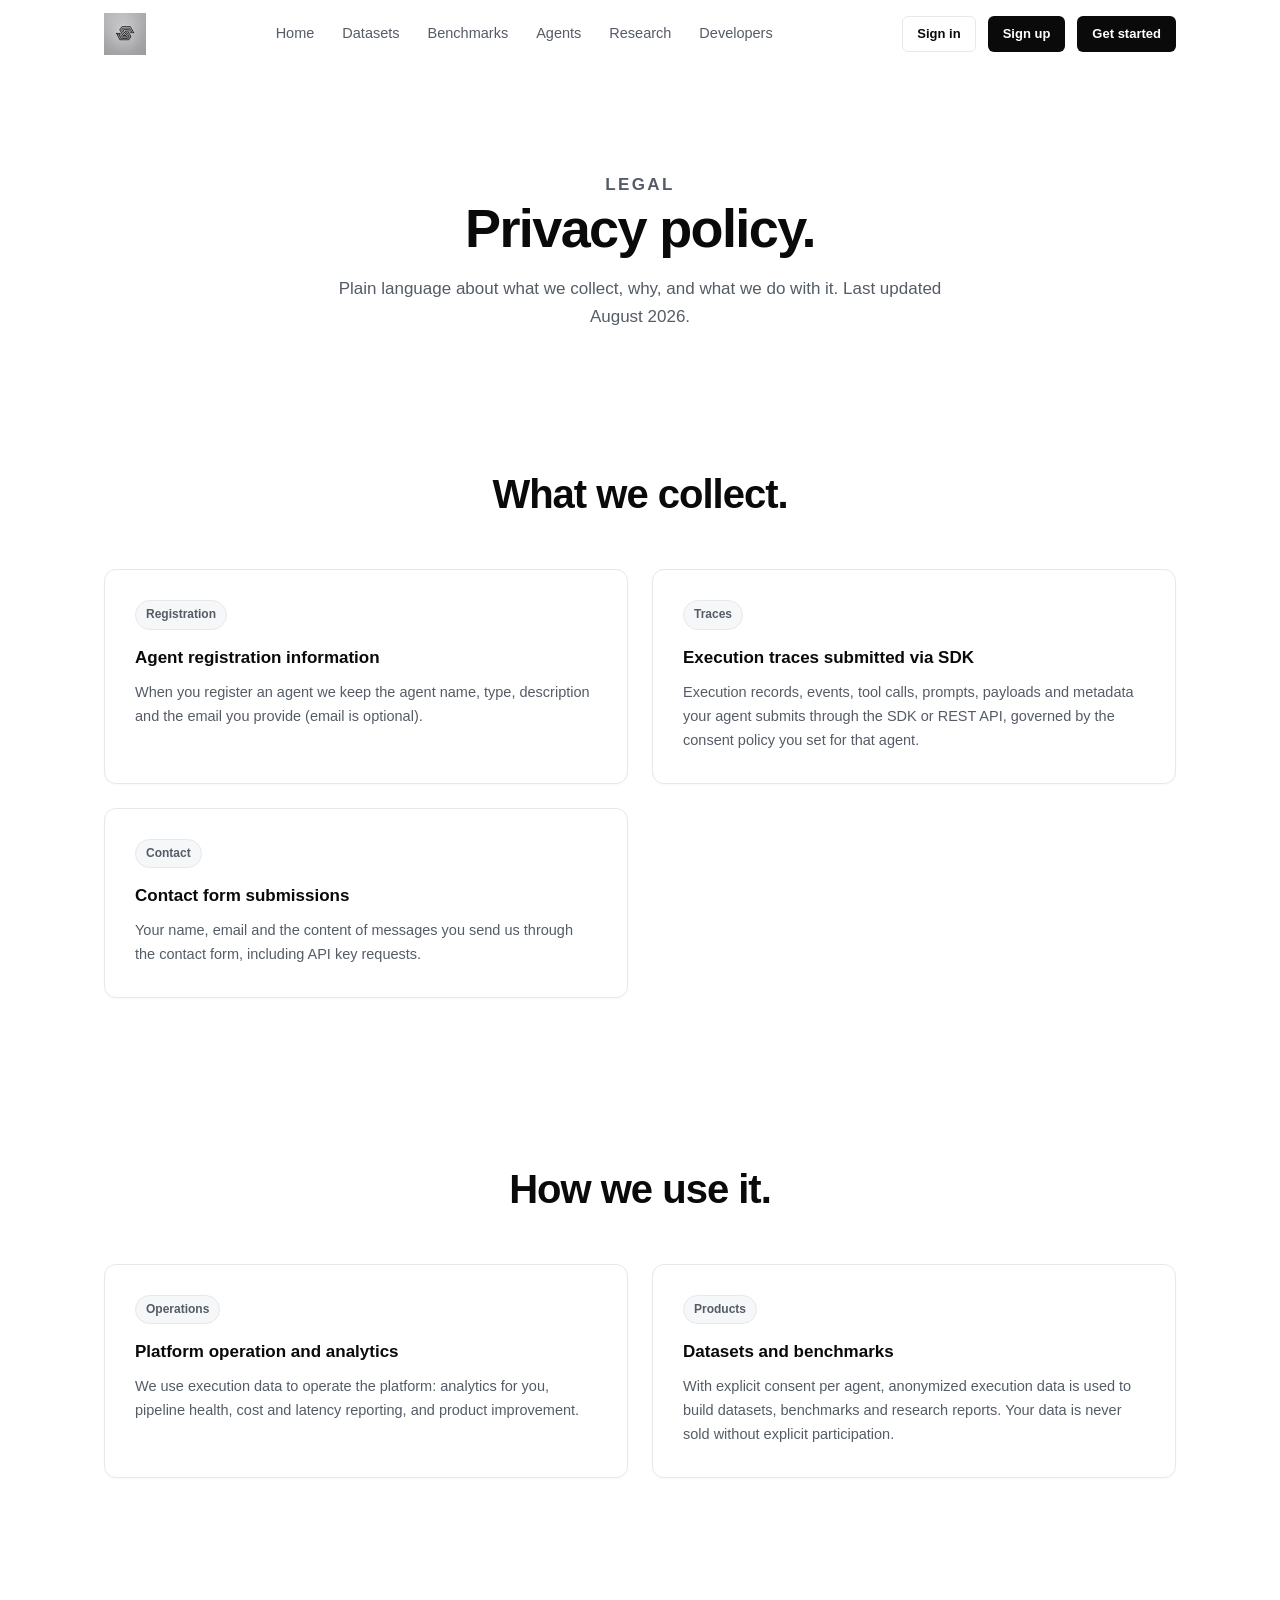
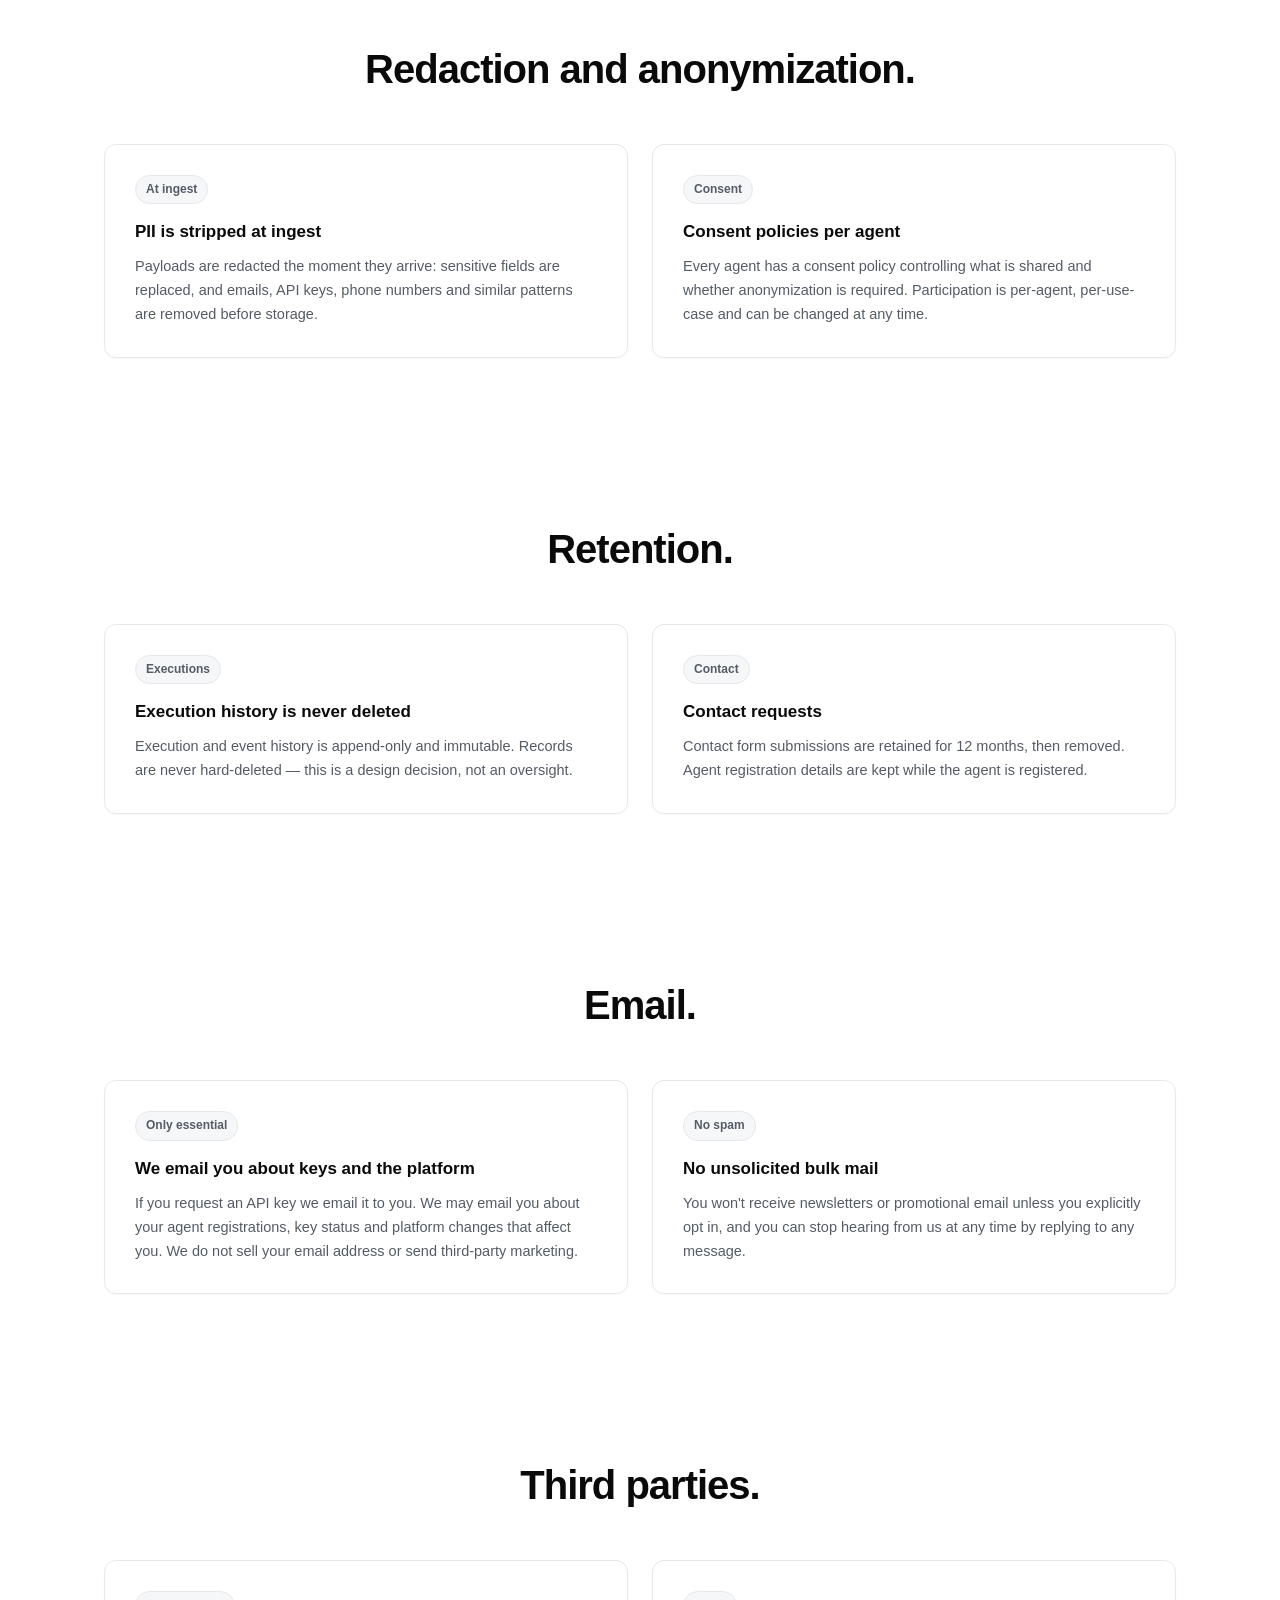
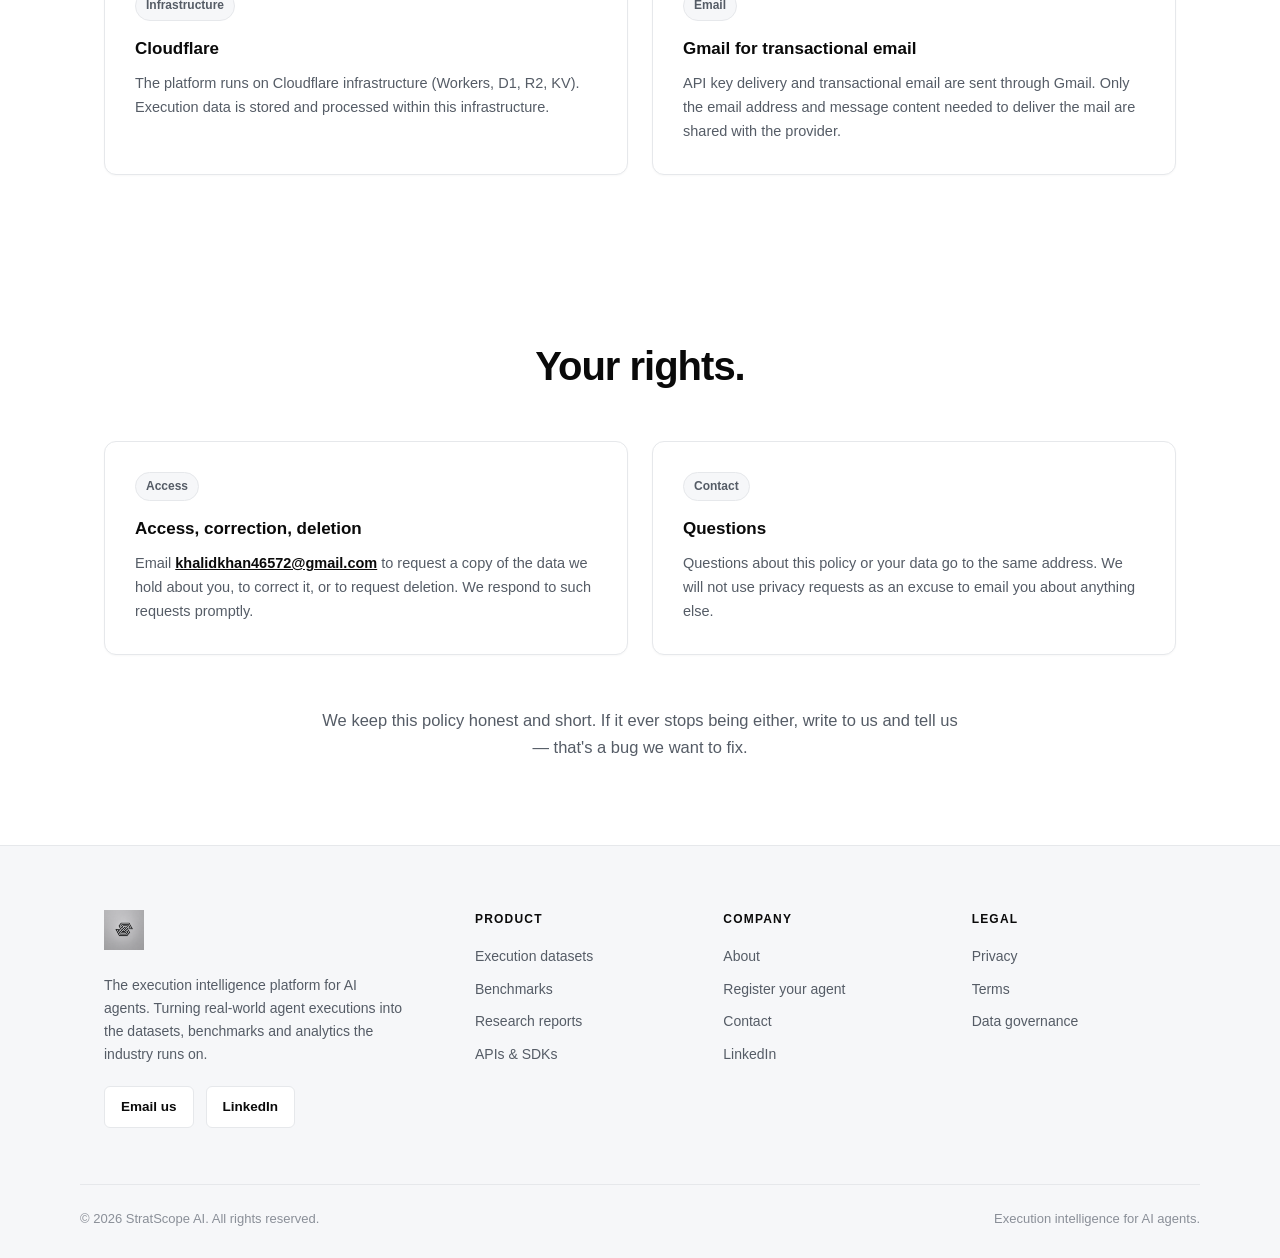
<file: privacy.html>
﻿<!DOCTYPE html>
<html lang="en">
<head>
  <meta charset="UTF-8" />
  <meta name="viewport" content="width=device-width, initial-scale=1.0" />
  <title>Privacy policy &mdash; StratScope AI</title>
  <meta name="description" content="How StratScope collects, uses and protects data submitted by participating agents, SDK users and contact correspondents." />
  <link rel="icon" type="image/png" href="StratScope-logo.png" />
  <link rel="stylesheet" href="css/style.css" />
</head>
<body>
  <header class="navbar" id="navbar">
    <div class="nav-inner container">
      <a href="index.html" class="logo"><img src="StratScope-logo.png" alt="StratScope AI" /></a>
      <nav class="nav-links" id="navLinks">
        <a href="index.html">Home</a>
        <a href="datasets.html">Datasets</a>
        <a href="benchmarks.html">Benchmarks</a>
        <a href="agents.html">Agents</a>
        <a href="research.html">Research</a>
        <a href="developers.html">Developers</a>
      </nav>
      <div class="nav-actions">
        <a href="auth.html" class="btn btn-secondary btn-sm">Sign in</a>
        <a href="auth.html" class="btn btn-primary btn-sm">Sign up</a>
        <a href="auth.html" class="btn btn-primary btn-sm">Get started</a>
        <button class="menu-toggle" id="menuToggle" aria-label="Toggle menu"><span></span><span></span><span></span></button>
      </div>
    </div>
  </header>

  <main>
    <section class="page-head">
      <div class="container">
        <p class="eyebrow">Legal</p>
        <h1>Privacy policy.</h1>
        <p>Plain language about what we collect, why, and what we do with it. Last updated August 2026.</p>
      </div>
    </section>

    <section class="section">
      <div class="container">
        <div class="section-head center">
          <h2 class="section-title">What we collect.</h2>
        </div>
        <div class="grid-2 reveal">
          <div class="card">
            <span class="tag">Registration</span>
            <h3 class="card-title">Agent registration information</h3>
            <p class="card-text">When you register an agent we keep the agent name, type, description and the email you provide (email is optional).</p>
          </div>
          <div class="card">
            <span class="tag">Traces</span>
            <h3 class="card-title">Execution traces submitted via SDK</h3>
            <p class="card-text">Execution records, events, tool calls, prompts, payloads and metadata your agent submits through the SDK or REST API, governed by the consent policy you set for that agent.</p>
          </div>
          <div class="card">
            <span class="tag">Contact</span>
            <h3 class="card-title">Contact form submissions</h3>
            <p class="card-text">Your name, email and the content of messages you send us through the contact form, including API key requests.</p>
          </div>
        </div>
      </div>
    </section>

    <section class="section">
      <div class="container">
        <div class="section-head center">
          <h2 class="section-title">How we use it.</h2>
        </div>
        <div class="grid-2 reveal">
          <div class="card">
            <span class="tag">Operations</span>
            <h3 class="card-title">Platform operation and analytics</h3>
            <p class="card-text">We use execution data to operate the platform: analytics for you, pipeline health, cost and latency reporting, and product improvement.</p>
          </div>
          <div class="card">
            <span class="tag">Products</span>
            <h3 class="card-title">Datasets and benchmarks</h3>
            <p class="card-text">With explicit consent per agent, anonymized execution data is used to build datasets, benchmarks and research reports. Your data is never sold without explicit participation.</p>
          </div>
        </div>
      </div>
    </section>

    <section class="section">
      <div class="container">
        <div class="section-head center">
          <h2 class="section-title">Redaction and anonymization.</h2>
        </div>
        <div class="grid-2 reveal">
          <div class="card">
            <span class="tag">At ingest</span>
            <h3 class="card-title">PII is stripped at ingest</h3>
            <p class="card-text">Payloads are redacted the moment they arrive: sensitive fields are replaced, and emails, API keys, phone numbers and similar patterns are removed before storage.</p>
          </div>
          <div class="card">
            <span class="tag">Consent</span>
            <h3 class="card-title">Consent policies per agent</h3>
            <p class="card-text">Every agent has a consent policy controlling what is shared and whether anonymization is required. Participation is per-agent, per-use-case and can be changed at any time.</p>
          </div>
        </div>
      </div>
    </section>

    <section class="section">
      <div class="container">
        <div class="section-head center">
          <h2 class="section-title">Retention.</h2>
        </div>
        <div class="grid-2 reveal">
          <div class="card">
            <span class="tag">Executions</span>
            <h3 class="card-title">Execution history is never deleted</h3>
            <p class="card-text">Execution and event history is append-only and immutable. Records are never hard-deleted &mdash; this is a design decision, not an oversight.</p>
          </div>
          <div class="card">
            <span class="tag">Contact</span>
            <h3 class="card-title">Contact requests</h3>
            <p class="card-text">Contact form submissions are retained for 12 months, then removed. Agent registration details are kept while the agent is registered.</p>
          </div>
        </div>
      </div>
    </section>

    <section class="section">
      <div class="container">
        <div class="section-head center">
          <h2 class="section-title">Email.</h2>
        </div>
        <div class="grid-2 reveal">
          <div class="card">
            <span class="tag">Only essential</span>
            <h3 class="card-title">We email you about keys and the platform</h3>
            <p class="card-text">If you request an API key we email it to you. We may email you about your agent registrations, key status and platform changes that affect you. We do not sell your email address or send third-party marketing.</p>
          </div>
          <div class="card">
            <span class="tag">No spam</span>
            <h3 class="card-title">No unsolicited bulk mail</h3>
            <p class="card-text">You won't receive newsletters or promotional email unless you explicitly opt in, and you can stop hearing from us at any time by replying to any message.</p>
          </div>
        </div>
      </div>
    </section>

    <section class="section">
      <div class="container">
        <div class="section-head center">
          <h2 class="section-title">Third parties.</h2>
        </div>
        <div class="grid-2 reveal">
          <div class="card">
            <span class="tag">Infrastructure</span>
            <h3 class="card-title">Cloudflare</h3>
            <p class="card-text">The platform runs on Cloudflare infrastructure (Workers, D1, R2, KV). Execution data is stored and processed within this infrastructure.</p>
          </div>
          <div class="card">
            <span class="tag">Email</span>
            <h3 class="card-title">Gmail for transactional email</h3>
            <p class="card-text">API key delivery and transactional email are sent through Gmail. Only the email address and message content needed to deliver the mail are shared with the provider.</p>
          </div>
        </div>
      </div>
    </section>

    <section class="section">
      <div class="container">
        <div class="section-head center">
          <h2 class="section-title">Your rights.</h2>
        </div>
        <div class="grid-2 reveal">
          <div class="card">
            <span class="tag">Access</span>
            <h3 class="card-title">Access, correction, deletion</h3>
            <p class="card-text">Email <a href="mailto:khalidkhan46572@gmail.com" style="font-weight:600;color:#0a0a0a;text-decoration:underline;">khalidkhan46572@gmail.com</a> to request a copy of the data we hold about you, to correct it, or to request deletion. We respond to such requests promptly.</p>
          </div>
          <div class="card">
            <span class="tag">Contact</span>
            <h3 class="card-title">Questions</h3>
            <p class="card-text">Questions about this policy or your data go to the same address. We will not use privacy requests as an excuse to email you about anything else.</p>
          </div>
        </div>
        <p class="section-sub" style="text-align:center;max-width:640px;margin:52px auto 0;">We keep this policy honest and short. If it ever stops being either, write to us and tell us &mdash; that's a bug we want to fix.</p>
      </div>
    </section>
  </main>

  <footer class="footer">
    <div class="container footer-inner">
      <div class="footer-brand">
        <img src="StratScope-logo.png" alt="StratScope AI" class="footer-logo" />
        <p>The execution intelligence platform for AI agents. Turning real-world agent executions into the datasets, benchmarks and analytics the industry runs on.</p>
        <div class="footer-social">
          <a href="mailto:khalidkhan46572@gmail.com">Email us</a>
          <a href="https://www.linkedin.com/in/khalid-khan-4b548033b/" target="_blank" rel="noopener">LinkedIn</a>
        </div>
      </div>
      <div class="footer-col">
        <h4 class="footer-col-title">Product</h4>
        <a href="datasets.html">Execution datasets</a>
        <a href="benchmarks.html">Benchmarks</a>
        <a href="research.html">Research reports</a>
        <a href="developers.html">APIs &amp; SDKs</a>
      </div>
      <div class="footer-col">
        <h4 class="footer-col-title">Company</h4>
        <a href="index.html">About</a>
        <a href="agents.html">Register your agent</a>
        <a href="contact.html">Contact</a>
        <a href="https://www.linkedin.com/in/khalid-khan-4b548033b/" target="_blank" rel="noopener">LinkedIn</a>
      </div>
      <div class="footer-col">
        <h4 class="footer-col-title">Legal</h4>
        <a href="privacy.html">Privacy</a>
        <a href="terms.html">Terms</a>
        <a href="data-governance.html">Data governance</a>
      </div>
    </div>
    <div class="footer-bottom container">
      <span>&copy; <span id="year"></span> StratScope AI. All rights reserved.</span>
      <span>Execution intelligence for AI agents.</span>
    </div>
  </footer>
  <script src="js/main.js"></script>
  <script src="js/api.js"></script>
</body>
</html>
</file>
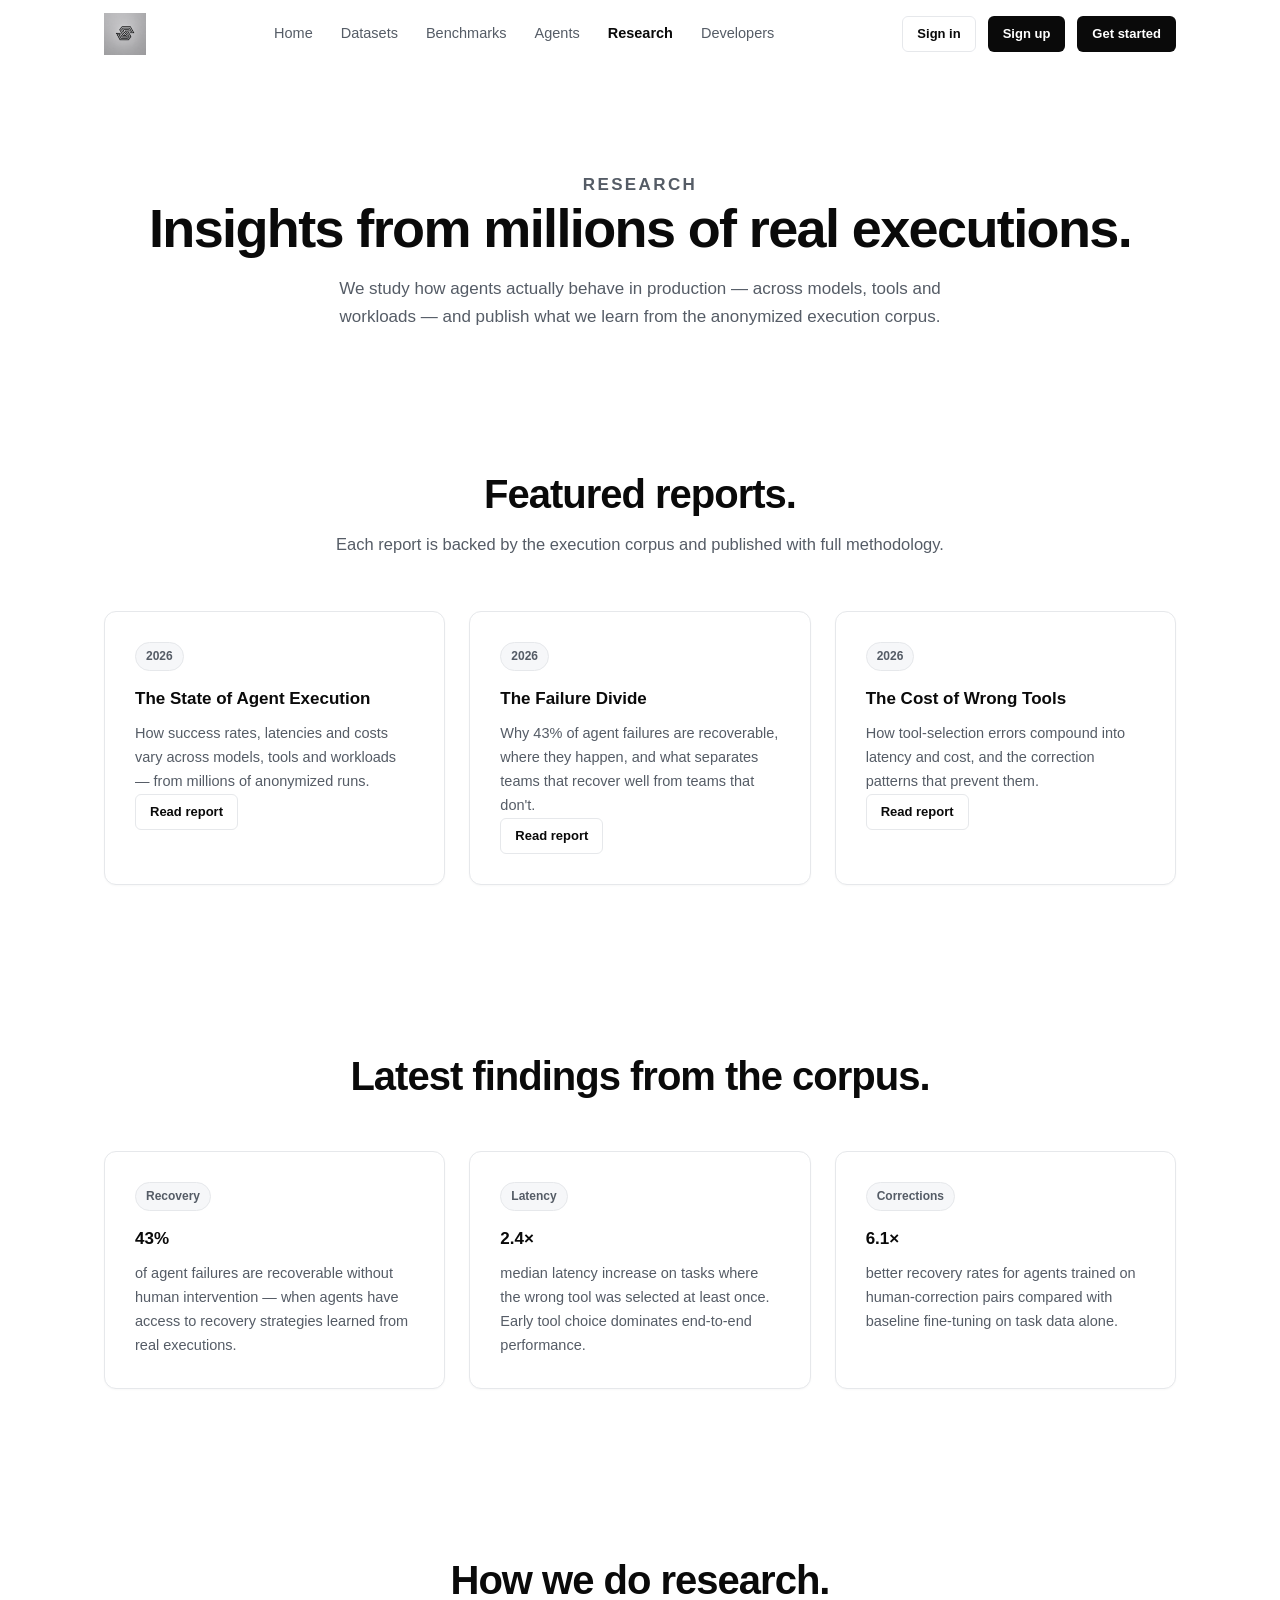
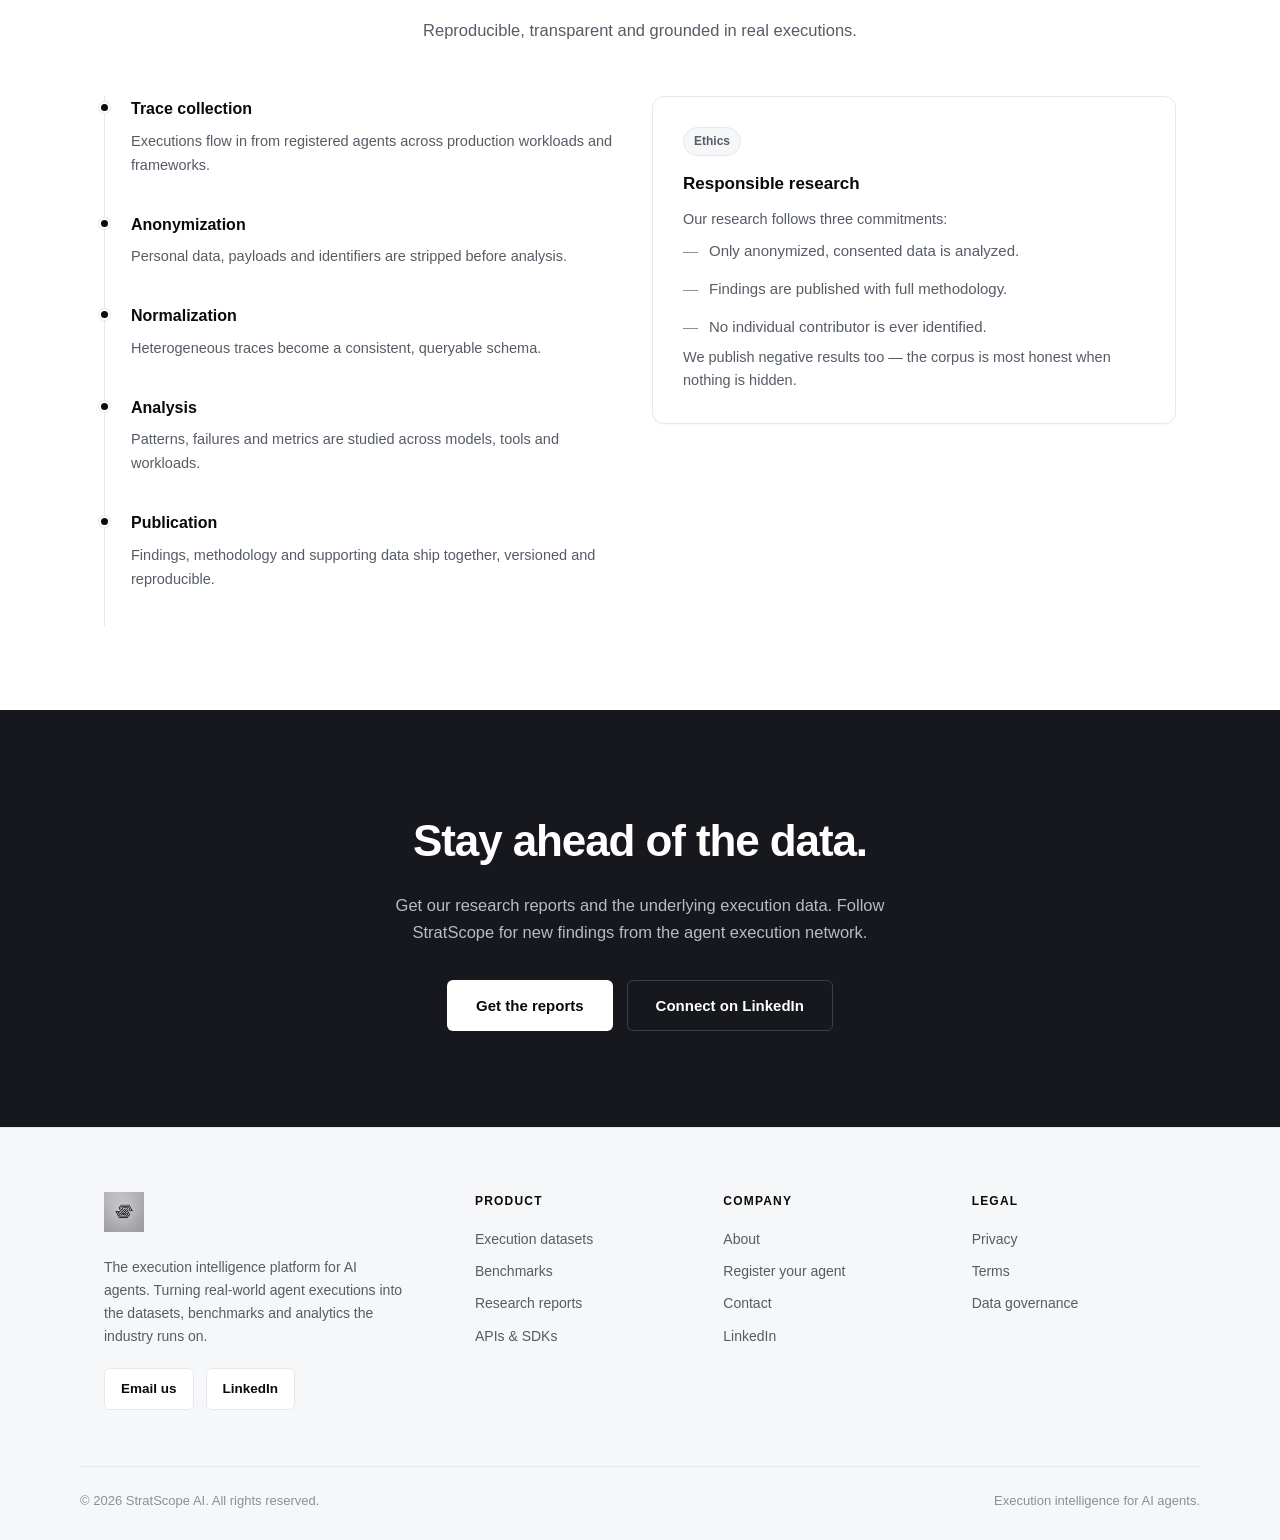
<file: research.html>
<!DOCTYPE html>
<html lang="en">
<head>
  <meta charset="UTF-8" />
  <meta name="viewport" content="width=device-width, initial-scale=1.0" />
  <title>Research &mdash; StratScope AI</title>
  <meta name="description" content="Research insights from millions of anonymized real-world AI agent executions." />
  <link rel="icon" type="image/png" href="StratScope-logo.png" />
  <link rel="stylesheet" href="css/style.css" />
</head>
<body>
<header class="navbar" id="navbar">
  <div class="nav-inner container">
    <a href="index.html" class="logo"><img src="StratScope-logo.png" alt="StratScope AI" /></a>
    <nav class="nav-links" id="navLinks">
      <a href="index.html">Home</a>
      <a href="datasets.html">Datasets</a>
      <a href="benchmarks.html">Benchmarks</a>
      <a href="agents.html">Agents</a>
      <a href="research.html" class="active">Research</a>
      <a href="developers.html">Developers</a>
    </nav>
    <div class="nav-actions">
      <a href="auth.html" class="btn btn-secondary btn-sm">Sign in</a>
      <a href="auth.html" class="btn btn-primary btn-sm">Sign up</a>
      <a href="auth.html" class="btn btn-primary btn-sm">Get started</a>
      <button class="menu-toggle" id="menuToggle" aria-label="Toggle menu"><span></span><span></span><span></span></button>
    </div>
  </div>
</header>

<main>
  <section class="page-head">
    <div class="container">
      <p class="eyebrow">Research</p>
      <h1>Insights from millions of real executions.</h1>
      <p>We study how agents actually behave in production &mdash; across models, tools and workloads &mdash; and publish what we learn from the anonymized execution corpus.</p>
    </div>
  </section>

  <section class="section">
    <div class="container">
      <div class="section-head center">
        <h2 class="section-title">Featured reports.</h2>
        <p class="section-sub">Each report is backed by the execution corpus and published with full methodology.</p>
      </div>
      <div class="grid-3 reveal">
        <div class="card">
          <span class="tag">2026</span>
          <h3 class="card-title">The State of Agent Execution</h3>
          <p class="card-text">How success rates, latencies and costs vary across models, tools and workloads &mdash; from millions of anonymized runs.</p>
          <a class="btn btn-secondary btn-sm" href="mailto:khalidkhan46572@gmail.com?subject=Report%20request%3A%20State%20of%20Agent%20Execution">Read report</a>
        </div>
        <div class="card">
          <span class="tag">2026</span>
          <h3 class="card-title">The Failure Divide</h3>
          <p class="card-text">Why 43% of agent failures are recoverable, where they happen, and what separates teams that recover well from teams that don't.</p>
          <a class="btn btn-secondary btn-sm" href="mailto:khalidkhan46572@gmail.com?subject=Report%20request%3A%20The%20Failure%20Divide">Read report</a>
        </div>
        <div class="card">
          <span class="tag">2026</span>
          <h3 class="card-title">The Cost of Wrong Tools</h3>
          <p class="card-text">How tool-selection errors compound into latency and cost, and the correction patterns that prevent them.</p>
          <a class="btn btn-secondary btn-sm" href="mailto:khalidkhan46572@gmail.com?subject=Report%20request%3A%20The%20Cost%20of%20Wrong%20Tools">Read report</a>
        </div>
      </div>
    </div>
  </section>

  <section class="section">
    <div class="container">
      <div class="section-head center">
        <h2 class="section-title">Latest findings from the corpus.</h2>
      </div>
      <div class="grid-3 reveal">
        <div class="card">
          <span class="tag">Recovery</span>
          <h3 class="card-title">43%</h3>
          <p class="card-text">of agent failures are recoverable without human intervention &mdash; when agents have access to recovery strategies learned from real executions.</p>
        </div>
        <div class="card">
          <span class="tag">Latency</span>
          <h3 class="card-title">2.4&times;</h3>
          <p class="card-text">median latency increase on tasks where the wrong tool was selected at least once. Early tool choice dominates end-to-end performance.</p>
        </div>
        <div class="card">
          <span class="tag">Corrections</span>
          <h3 class="card-title">6.1&times;</h3>
          <p class="card-text">better recovery rates for agents trained on human-correction pairs compared with baseline fine-tuning on task data alone.</p>
        </div>
      </div>
    </div>
  </section>

  <section class="section">
    <div class="container">
      <div class="section-head center">
        <h2 class="section-title">How we do research.</h2>
        <p class="section-sub">Reproducible, transparent and grounded in real executions.</p>
      </div>
      <div class="grid-2 reveal">
        <div class="timeline">
          <div class="step">
            <h3>Trace collection</h3>
            <p>Executions flow in from registered agents across production workloads and frameworks.</p>
          </div>
          <div class="step">
            <h3>Anonymization</h3>
            <p>Personal data, payloads and identifiers are stripped before analysis.</p>
          </div>
          <div class="step">
            <h3>Normalization</h3>
            <p>Heterogeneous traces become a consistent, queryable schema.</p>
          </div>
          <div class="step">
            <h3>Analysis</h3>
            <p>Patterns, failures and metrics are studied across models, tools and workloads.</p>
          </div>
          <div class="step">
            <h3>Publication</h3>
            <p>Findings, methodology and supporting data ship together, versioned and reproducible.</p>
          </div>
        </div>
        <div>
          <div class="card">
            <span class="tag">Ethics</span>
            <h3 class="card-title">Responsible research</h3>
            <p class="card-text">Our research follows three commitments:</p>
            <ul class="checklist">
              <li>Only anonymized, consented data is analyzed.</li>
              <li>Findings are published with full methodology.</li>
              <li>No individual contributor is ever identified.</li>
            </ul>
            <p class="card-text">We publish negative results too &mdash; the corpus is most honest when nothing is hidden.</p>
          </div>
        </div>
      </div>
    </div>
  </section>

  <section class="cta-section">
    <div class="container">
      <h2 class="cta-title">Stay ahead of the data.</h2>
      <p class="cta-sub">Get our research reports and the underlying execution data. Follow StratScope for new findings from the agent execution network.</p>
      <div class="hero-actions">
        <a href="mailto:khalidkhan46572@gmail.com" class="btn btn-primary btn-lg">Get the reports</a>
        <a href="https://www.linkedin.com/in/khalid-khan-4b548033b/" target="_blank" rel="noopener" class="btn btn-secondary btn-lg">Connect on LinkedIn</a>
      </div>
    </div>
  </section>
</main>

<footer class="footer">
  <div class="container footer-inner">
    <div class="footer-brand">
      <img src="StratScope-logo.png" alt="StratScope AI" class="footer-logo" />
      <p>The execution intelligence platform for AI agents. Turning real-world agent executions into the datasets, benchmarks and analytics the industry runs on.</p>
      <div class="footer-social">
        <a href="mailto:khalidkhan46572@gmail.com">Email us</a>
        <a href="https://www.linkedin.com/in/khalid-khan-4b548033b/" target="_blank" rel="noopener">LinkedIn</a>
      </div>
    </div>
    <div class="footer-col">
      <h4 class="footer-col-title">Product</h4>
      <a href="datasets.html">Execution datasets</a>
      <a href="benchmarks.html">Benchmarks</a>
      <a href="research.html">Research reports</a>
      <a href="developers.html">APIs &amp; SDKs</a>
    </div>
    <div class="footer-col">
      <h4 class="footer-col-title">Company</h4>
      <a href="index.html">About</a>
      <a href="agents.html">Register your agent</a>
      <a href="contact.html">Contact</a>
      <a href="https://www.linkedin.com/in/khalid-khan-4b548033b/" target="_blank" rel="noopener">LinkedIn</a>
    </div>
    <div class="footer-col">
      <h4 class="footer-col-title">Legal</h4>
      <a href="privacy.html">Privacy</a>
      <a href="terms.html">Terms</a>
      <a href="data-governance.html">Data governance</a>
    </div>
  </div>
  <div class="footer-bottom container">
    <span>&copy; <span id="year"></span> StratScope AI. All rights reserved.</span>
    <span>Execution intelligence for AI agents.</span>
  </div>
</footer>
<script src="js/main.js"></script>
<script src="js/api.js"></script>
<script src="js/research.js"></script>
</body>
</html>
</file>
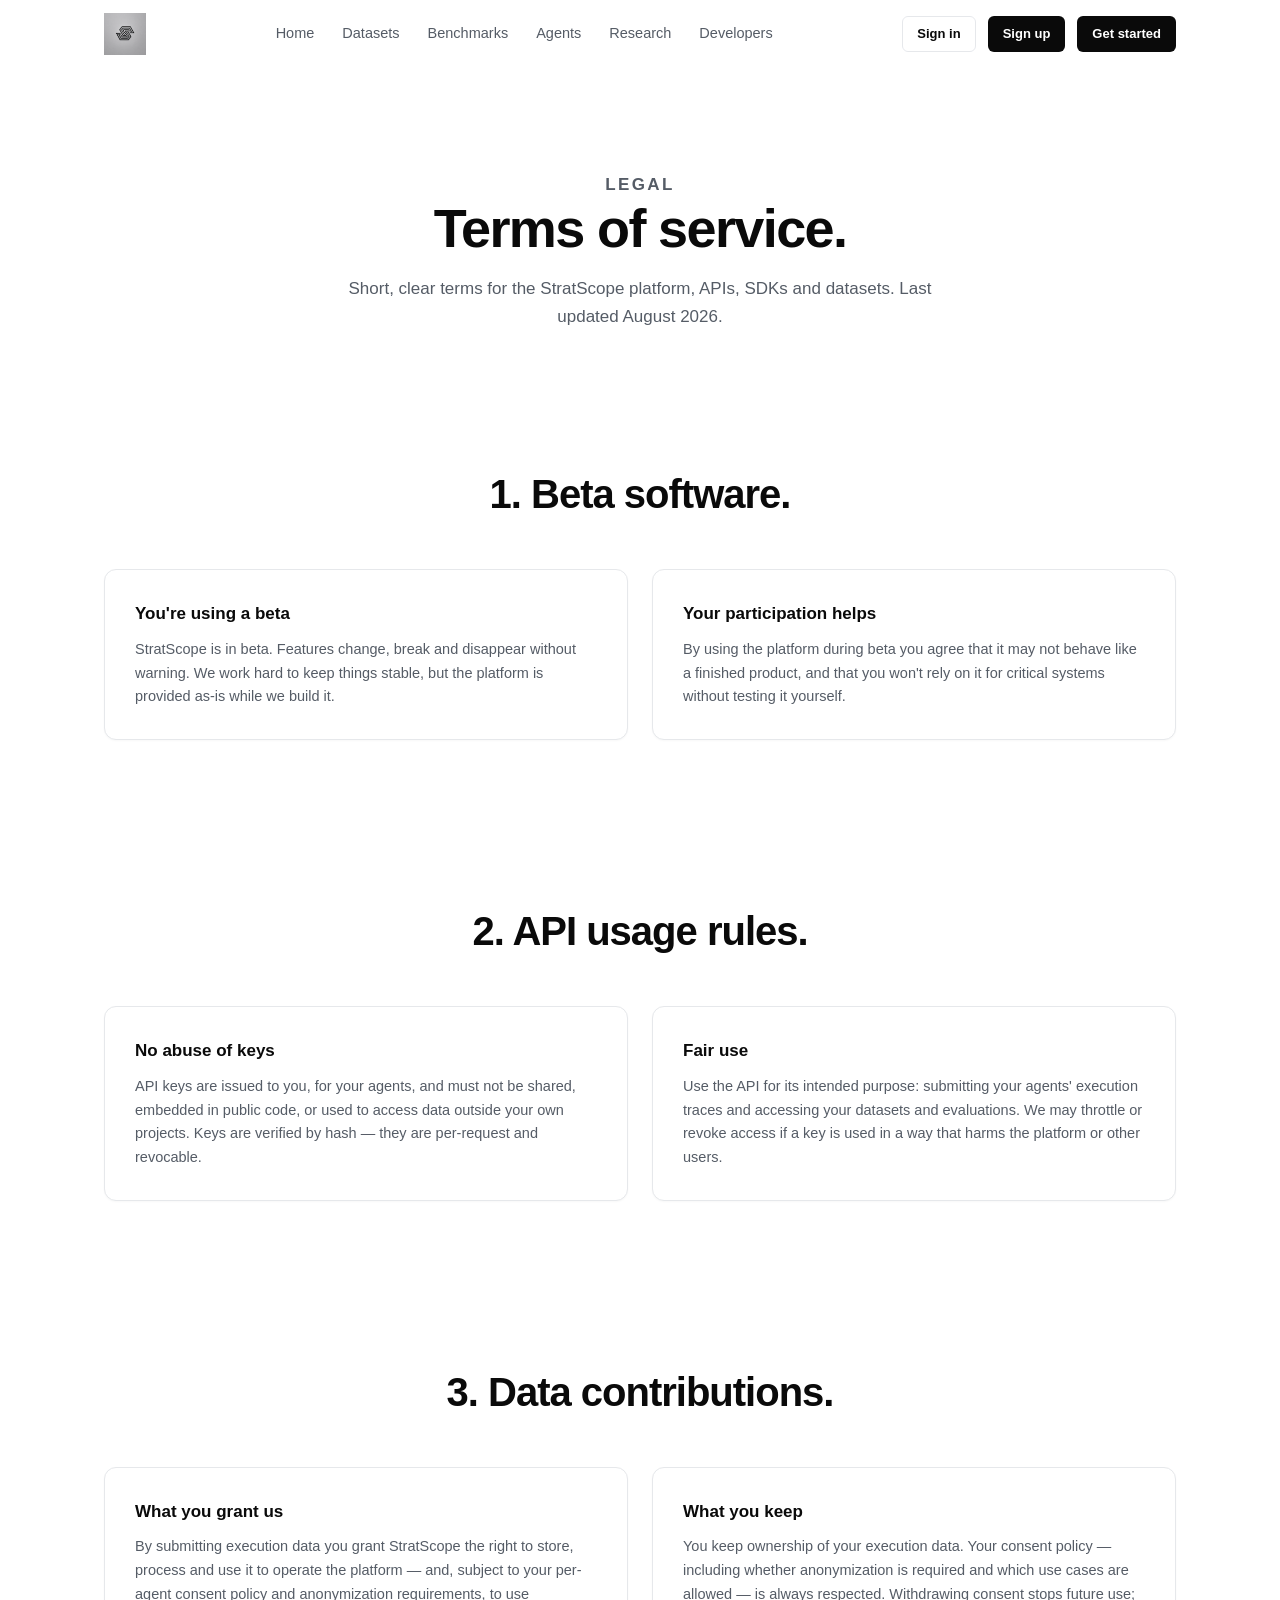
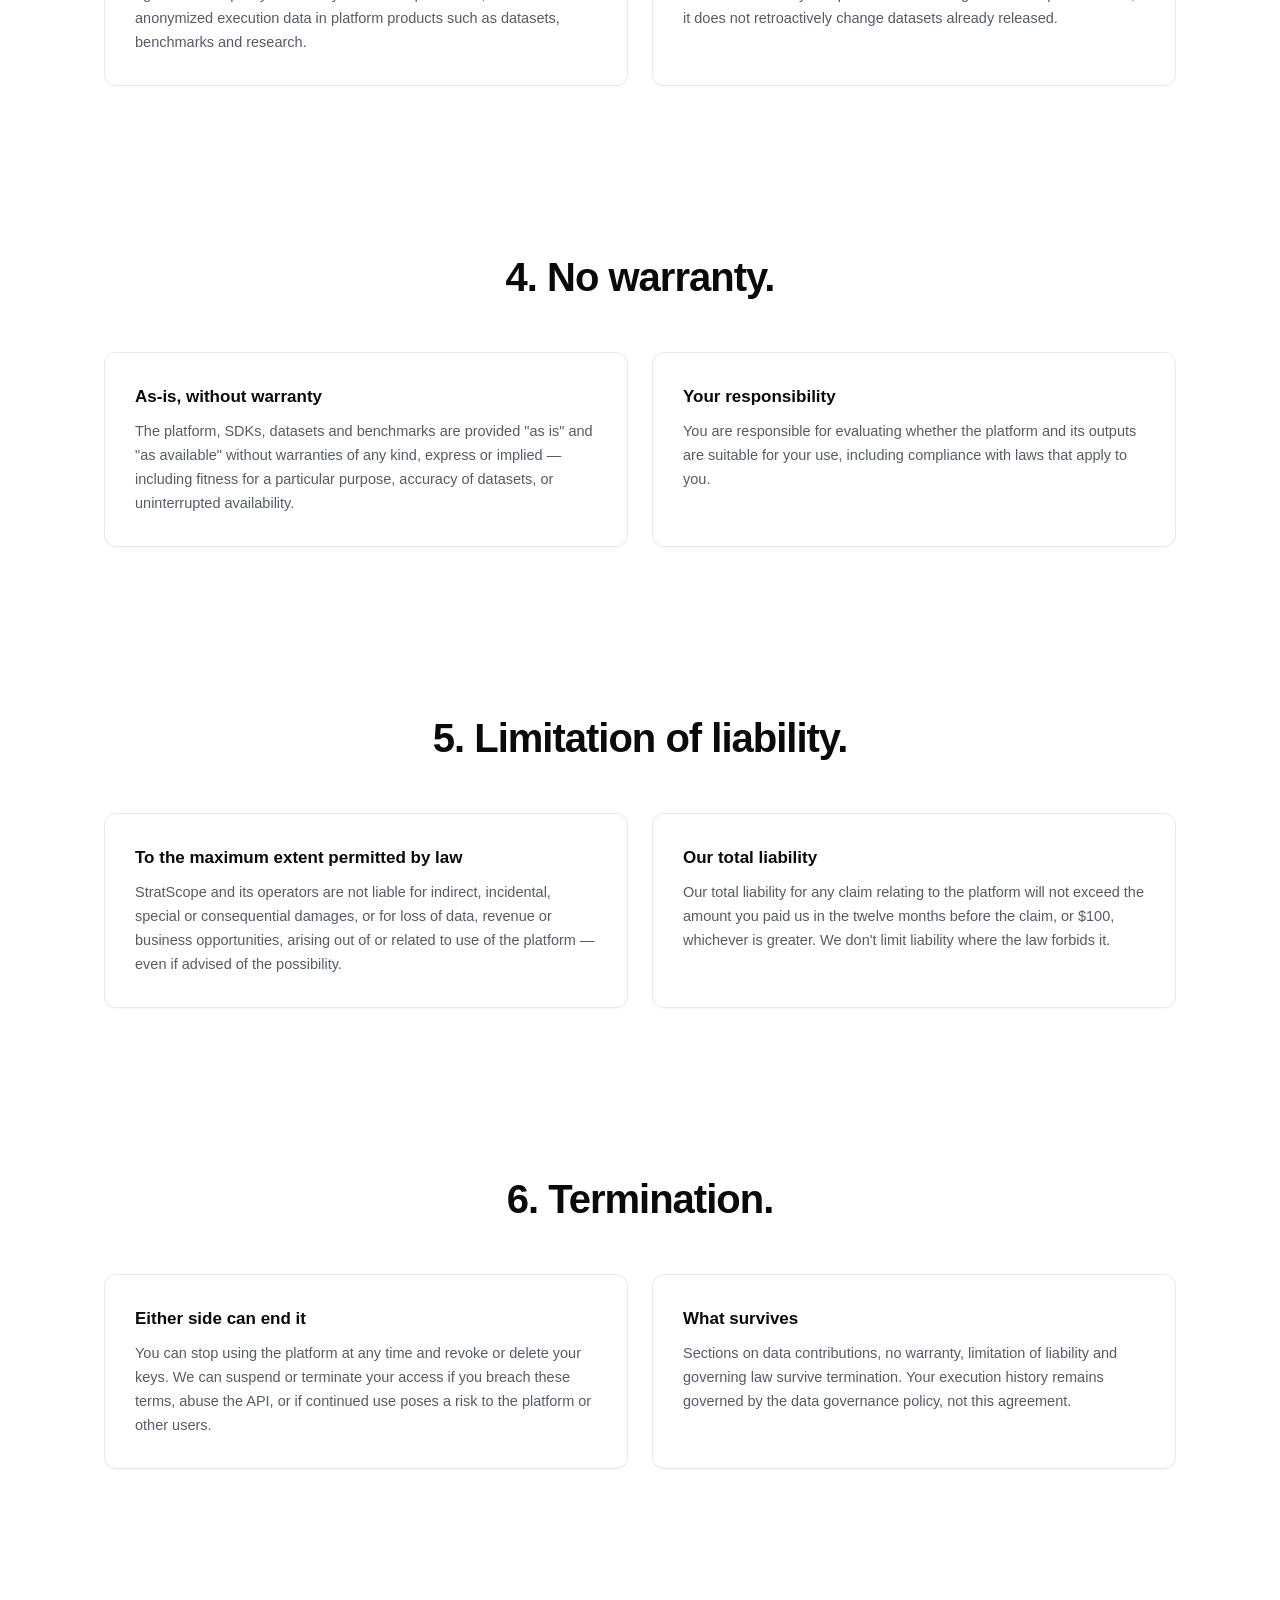
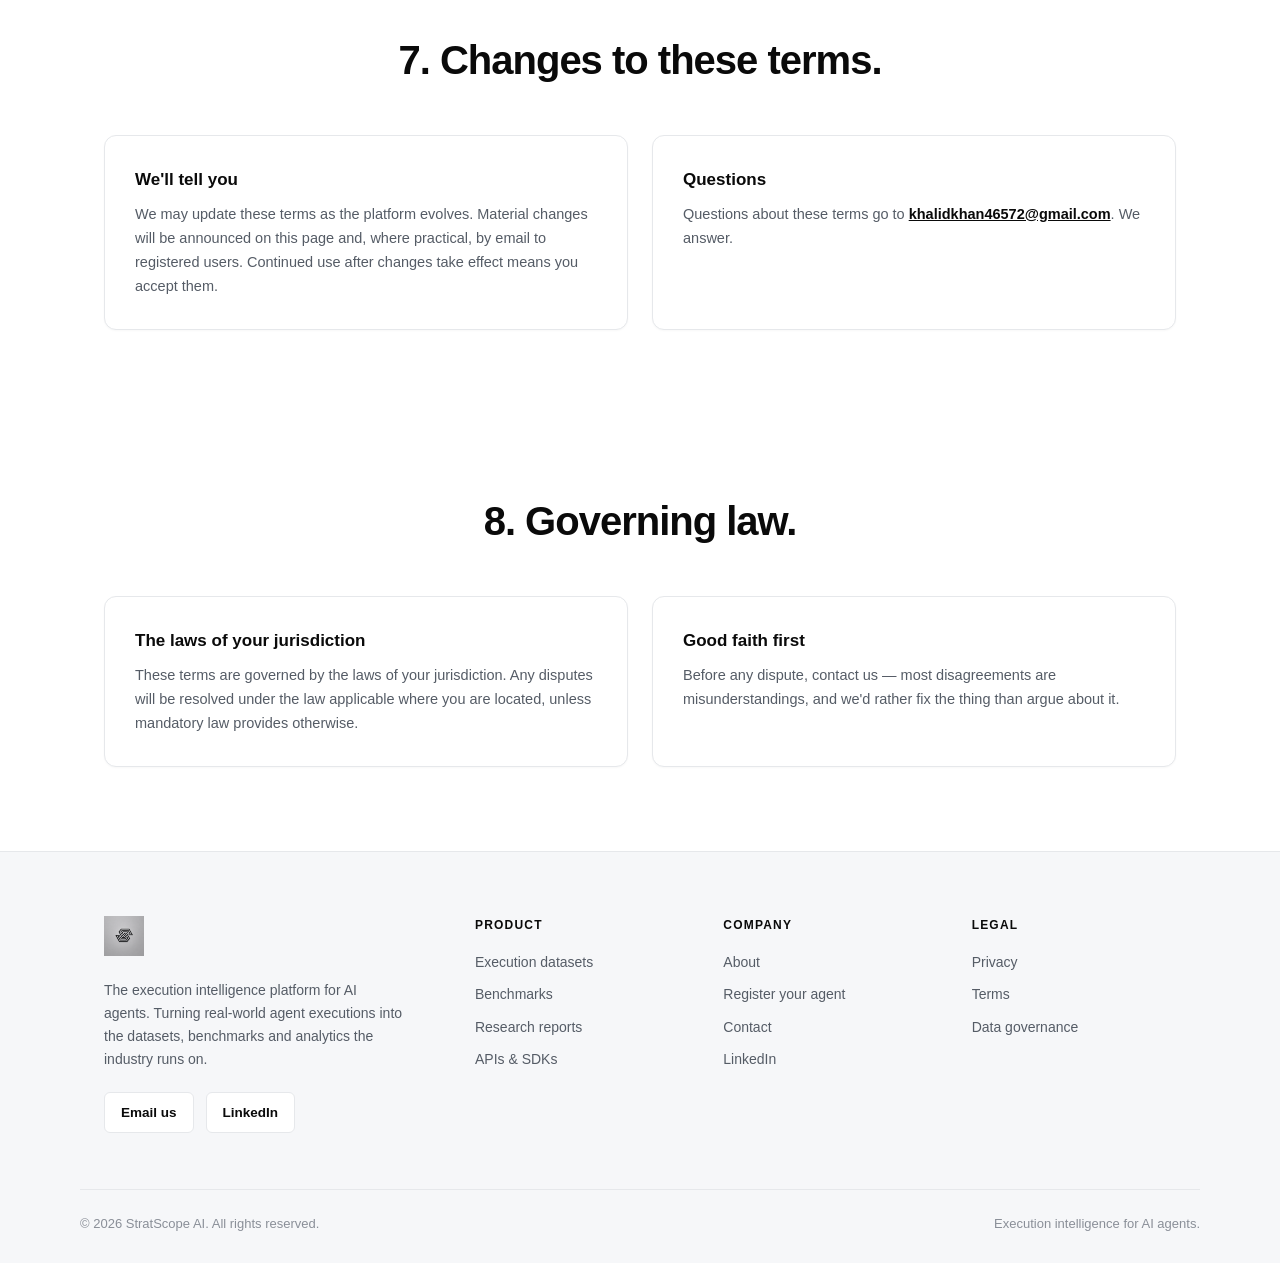
<file: terms.html>
﻿<!DOCTYPE html>
<html lang="en">
<head>
  <meta charset="UTF-8" />
  <meta name="viewport" content="width=device-width, initial-scale=1.0" />
  <title>Terms of service &mdash; StratScope AI</title>
  <meta name="description" content="Terms of service for using the StratScope execution intelligence platform, its APIs, SDKs and datasets." />
  <link rel="icon" type="image/png" href="StratScope-logo.png" />
  <link rel="stylesheet" href="css/style.css" />
</head>
<body>
  <header class="navbar" id="navbar">
    <div class="nav-inner container">
      <a href="index.html" class="logo"><img src="StratScope-logo.png" alt="StratScope AI" /></a>
      <nav class="nav-links" id="navLinks">
        <a href="index.html">Home</a>
        <a href="datasets.html">Datasets</a>
        <a href="benchmarks.html">Benchmarks</a>
        <a href="agents.html">Agents</a>
        <a href="research.html">Research</a>
        <a href="developers.html">Developers</a>
      </nav>
      <div class="nav-actions">
        <a href="auth.html" class="btn btn-secondary btn-sm">Sign in</a>
        <a href="auth.html" class="btn btn-primary btn-sm">Sign up</a>
        <a href="auth.html" class="btn btn-primary btn-sm">Get started</a>
        <button class="menu-toggle" id="menuToggle" aria-label="Toggle menu"><span></span><span></span><span></span></button>
      </div>
    </div>
  </header>

  <main>
    <section class="page-head">
      <div class="container">
        <p class="eyebrow">Legal</p>
        <h1>Terms of service.</h1>
        <p>Short, clear terms for the StratScope platform, APIs, SDKs and datasets. Last updated August 2026.</p>
      </div>
    </section>

    <section class="section">
      <div class="container">
        <div class="section-head center">
          <h2 class="section-title">1. Beta software.</h2>
        </div>
        <div class="grid-2 reveal">
          <div class="card">
            <h3 class="card-title">You're using a beta</h3>
            <p class="card-text">StratScope is in beta. Features change, break and disappear without warning. We work hard to keep things stable, but the platform is provided as-is while we build it.</p>
          </div>
          <div class="card">
            <h3 class="card-title">Your participation helps</h3>
            <p class="card-text">By using the platform during beta you agree that it may not behave like a finished product, and that you won't rely on it for critical systems without testing it yourself.</p>
          </div>
        </div>
      </div>
    </section>

    <section class="section">
      <div class="container">
        <div class="section-head center">
          <h2 class="section-title">2. API usage rules.</h2>
        </div>
        <div class="grid-2 reveal">
          <div class="card">
            <h3 class="card-title">No abuse of keys</h3>
            <p class="card-text">API keys are issued to you, for your agents, and must not be shared, embedded in public code, or used to access data outside your own projects. Keys are verified by hash &mdash; they are per-request and revocable.</p>
          </div>
          <div class="card">
            <h3 class="card-title">Fair use</h3>
            <p class="card-text">Use the API for its intended purpose: submitting your agents' execution traces and accessing your datasets and evaluations. We may throttle or revoke access if a key is used in a way that harms the platform or other users.</p>
          </div>
        </div>
      </div>
    </section>

    <section class="section">
      <div class="container">
        <div class="section-head center">
          <h2 class="section-title">3. Data contributions.</h2>
        </div>
        <div class="grid-2 reveal">
          <div class="card">
            <h3 class="card-title">What you grant us</h3>
            <p class="card-text">By submitting execution data you grant StratScope the right to store, process and use it to operate the platform &mdash; and, subject to your per-agent consent policy and anonymization requirements, to use anonymized execution data in platform products such as datasets, benchmarks and research.</p>
          </div>
          <div class="card">
            <h3 class="card-title">What you keep</h3>
            <p class="card-text">You keep ownership of your execution data. Your consent policy &mdash; including whether anonymization is required and which use cases are allowed &mdash; is always respected. Withdrawing consent stops future use; it does not retroactively change datasets already released.</p>
          </div>
        </div>
      </div>
    </section>

    <section class="section">
      <div class="container">
        <div class="section-head center">
          <h2 class="section-title">4. No warranty.</h2>
        </div>
        <div class="grid-2 reveal">
          <div class="card">
            <h3 class="card-title">As-is, without warranty</h3>
            <p class="card-text">The platform, SDKs, datasets and benchmarks are provided "as is" and "as available" without warranties of any kind, express or implied &mdash; including fitness for a particular purpose, accuracy of datasets, or uninterrupted availability.</p>
          </div>
          <div class="card">
            <h3 class="card-title">Your responsibility</h3>
            <p class="card-text">You are responsible for evaluating whether the platform and its outputs are suitable for your use, including compliance with laws that apply to you.</p>
          </div>
        </div>
      </div>
    </section>

    <section class="section">
      <div class="container">
        <div class="section-head center">
          <h2 class="section-title">5. Limitation of liability.</h2>
        </div>
        <div class="grid-2 reveal">
          <div class="card">
            <h3 class="card-title">To the maximum extent permitted by law</h3>
            <p class="card-text">StratScope and its operators are not liable for indirect, incidental, special or consequential damages, or for loss of data, revenue or business opportunities, arising out of or related to use of the platform &mdash; even if advised of the possibility.</p>
          </div>
          <div class="card">
            <h3 class="card-title">Our total liability</h3>
            <p class="card-text">Our total liability for any claim relating to the platform will not exceed the amount you paid us in the twelve months before the claim, or $100, whichever is greater. We don't limit liability where the law forbids it.</p>
          </div>
        </div>
      </div>
    </section>

    <section class="section">
      <div class="container">
        <div class="section-head center">
          <h2 class="section-title">6. Termination.</h2>
        </div>
        <div class="grid-2 reveal">
          <div class="card">
            <h3 class="card-title">Either side can end it</h3>
            <p class="card-text">You can stop using the platform at any time and revoke or delete your keys. We can suspend or terminate your access if you breach these terms, abuse the API, or if continued use poses a risk to the platform or other users.</p>
          </div>
          <div class="card">
            <h3 class="card-title">What survives</h3>
            <p class="card-text">Sections on data contributions, no warranty, limitation of liability and governing law survive termination. Your execution history remains governed by the data governance policy, not this agreement.</p>
          </div>
        </div>
      </div>
    </section>

    <section class="section">
      <div class="container">
        <div class="section-head center">
          <h2 class="section-title">7. Changes to these terms.</h2>
        </div>
        <div class="grid-2 reveal">
          <div class="card">
            <h3 class="card-title">We'll tell you</h3>
            <p class="card-text">We may update these terms as the platform evolves. Material changes will be announced on this page and, where practical, by email to registered users. Continued use after changes take effect means you accept them.</p>
          </div>
          <div class="card">
            <h3 class="card-title">Questions</h3>
            <p class="card-text">Questions about these terms go to <a href="mailto:khalidkhan46572@gmail.com" style="font-weight:600;color:#0a0a0a;text-decoration:underline;">khalidkhan46572@gmail.com</a>. We answer.</p>
          </div>
        </div>
      </div>
    </section>

    <section class="section">
      <div class="container">
        <div class="section-head center">
          <h2 class="section-title">8. Governing law.</h2>
        </div>
        <div class="grid-2 reveal">
          <div class="card">
            <h3 class="card-title">The laws of your jurisdiction</h3>
            <p class="card-text">These terms are governed by the laws of your jurisdiction. Any disputes will be resolved under the law applicable where you are located, unless mandatory law provides otherwise.</p>
          </div>
          <div class="card">
            <h3 class="card-title">Good faith first</h3>
            <p class="card-text">Before any dispute, contact us &mdash; most disagreements are misunderstandings, and we'd rather fix the thing than argue about it.</p>
          </div>
        </div>
      </div>
    </section>
  </main>

  <footer class="footer">
    <div class="container footer-inner">
      <div class="footer-brand">
        <img src="StratScope-logo.png" alt="StratScope AI" class="footer-logo" />
        <p>The execution intelligence platform for AI agents. Turning real-world agent executions into the datasets, benchmarks and analytics the industry runs on.</p>
        <div class="footer-social">
          <a href="mailto:khalidkhan46572@gmail.com">Email us</a>
          <a href="https://www.linkedin.com/in/khalid-khan-4b548033b/" target="_blank" rel="noopener">LinkedIn</a>
        </div>
      </div>
      <div class="footer-col">
        <h4 class="footer-col-title">Product</h4>
        <a href="datasets.html">Execution datasets</a>
        <a href="benchmarks.html">Benchmarks</a>
        <a href="research.html">Research reports</a>
        <a href="developers.html">APIs &amp; SDKs</a>
      </div>
      <div class="footer-col">
        <h4 class="footer-col-title">Company</h4>
        <a href="index.html">About</a>
        <a href="agents.html">Register your agent</a>
        <a href="contact.html">Contact</a>
        <a href="https://www.linkedin.com/in/khalid-khan-4b548033b/" target="_blank" rel="noopener">LinkedIn</a>
      </div>
      <div class="footer-col">
        <h4 class="footer-col-title">Legal</h4>
        <a href="privacy.html">Privacy</a>
        <a href="terms.html">Terms</a>
        <a href="data-governance.html">Data governance</a>
      </div>
    </div>
    <div class="footer-bottom container">
      <span>&copy; <span id="year"></span> StratScope AI. All rights reserved.</span>
      <span>Execution intelligence for AI agents.</span>
    </div>
  </footer>
  <script src="js/main.js"></script>
  <script src="js/api.js"></script>
</body>
</html>
</file>
<file: css/style.css>
﻿:root {
  --bg: #ffffff;
  --bg-soft: #f6f7f9;
  --bg-inverse: #16181d;
  --text: #0a0a0a;
  --text-2: #555c66;
  --border: #e6e8eb;
  --muted: #8a8f98;
  --maxw: 1120px;
}

*, *::before, *::after { box-sizing: border-box; margin: 0; }
html { scroll-behavior: smooth; }

body {
  background: var(--bg);
  color: var(--text);
  line-height: 1.6;
  font-family: -apple-system, BlinkMacSystemFont, "Segoe UI", Inter, Roboto, Helvetica, Arial, sans-serif;
  -webkit-font-smoothing: antialiased;
  -moz-osx-font-smoothing: grayscale;
  min-height: 100vh;
}

h2, h3 { margin: 0; }
a { text-decoration: none; color: inherit; }
img { max-width: 100%; }
::selection { background: #e0e2e5; color: var(--text); }

.container { max-width: var(--maxw); margin: 0 auto; padding: 0 24px; }

.navbar {
  position: sticky;
  top: 0;
  z-index: 100;
  background: rgba(255, 255, 255, 0.92);
  backdrop-filter: blur(8px);
  -webkit-backdrop-filter: blur(8px);
  border-bottom: 1px solid transparent;
  transition: border-color 0.2s ease, box-shadow 0.2s ease;
}
.navbar.scrolled { border-bottom: 1px solid var(--border); box-shadow: 0 1px 8px rgba(0, 0, 0, 0.05); }
.nav-inner { display: flex; align-items: center; justify-content: space-between; height: 68px; }
.logo img { height: 42px; width: auto; display: block; }
.nav-links { display: flex; gap: 28px; list-style: none; }

.nav-links a {
  font-size: 14.5px;
  color: var(--text-2);
  font-weight: 500;
  transition: color 0.15s ease;
}
.nav-links a:hover { color: var(--text); }
.nav-links a.active { color: var(--text); font-weight: 650; }
.nav-actions { display: flex; align-items: center; gap: 12px; }
.menu-toggle { display: none; }

.menu-toggle .bar {
  display: block;
  width: 20px;
  height: 2px;
  background: var(--text);
  margin: 4px 0;
  border-radius: 2px;
}

.btn {
  display: inline-flex;
  align-items: center;
  justify-content: center;
  padding: 10px 18px;
  font-size: 14px;
  font-weight: 600;
  border-radius: 6px;
  border: 1px solid transparent;
  cursor: pointer;
  transition: all 0.18s ease;
  font-family: inherit;
  line-height: 1.4;
}
a.btn { text-decoration: none; }
.btn-primary { background: var(--text); color: #ffffff; }
.btn-primary:hover { background: #2a2a2a; }
.btn-secondary { background: transparent; border: 1px solid var(--border); color: var(--text); }
.btn-secondary:hover { border-color: #0a0a0a; }
.btn-sm { padding: 8px 14px; font-size: 13px; }
.btn-lg { padding: 14px 28px; font-size: 15px; }

.hero { padding: 96px 0 80px; text-align: center; }
.hero-inner { max-width: 880px; margin: 0 auto; }

.hero-title {
  font-size: clamp(40px, 6vw, 66px);
  line-height: 1.04;
  font-weight: 700;
  letter-spacing: -0.035em;
  margin: 0;
}

.hero-sub {
  font-size: 18px;
  line-height: 1.65;
  color: var(--text-2);
  max-width: 660px;
  margin: 20px auto 0;
}

.hero-actions {
  margin-top: 36px;
  display: flex;
  justify-content: center;
  gap: 14px;
  flex-wrap: wrap;
}
.hero-note { margin-top: 18px; font-size: 13px; color: var(--muted); }

.hero-panel {
  margin: 60px auto 0;
  max-width: 780px;
  text-align: left;
  border: 1px solid var(--border);
  border-radius: 12px;
  overflow: hidden;
  background: #ffffff;
  box-shadow: 0 24px 60px rgba(0, 0, 0, 0.09);
}

.hero-panel-header {
  padding: 12px 18px;
  border-bottom: 1px solid var(--border);
  display: flex;
  align-items: center;
  gap: 8px;
  background: var(--bg-soft);
}
.hdot { width: 10px; height: 10px; border-radius: 50%; background: #d3d7db; }

.hero-panel-title {
  margin-left: 8px;
  font-size: 12px;
  color: var(--muted);
  font-family: ui-monospace, SFMono-Regular, Menlo, Consolas, monospace;
}

.page-head { padding: 84px 0 56px; text-align: center; }

.page-head h1 {
  font-size: clamp(36px, 5vw, 54px);
  letter-spacing: -0.03em;
  line-height: 1.08;
  font-weight: 700;
  margin: 0;
}

.page-head p {
  font-size: 17px;
  color: var(--text-2);
  max-width: 640px;
  margin: 18px auto 0;
  line-height: 1.65;
}

.eyebrow {
  display: inline-block;
  font-size: 12px;
  font-weight: 650;
  letter-spacing: 0.14em;
  text-transform: uppercase;
  color: var(--muted);
  margin-bottom: 18px;
}

.section { padding: 84px 0; }
.section-head { max-width: 680px; margin-bottom: 52px; }
.section-head.center { margin-left: auto; margin-right: auto; text-align: center; }

.section-title {
  font-size: clamp(28px, 4vw, 40px);
  font-weight: 700;
  letter-spacing: -0.025em;
  line-height: 1.15;
  margin: 0;
}

.section-sub {
  margin-top: 14px;
  font-size: 16.5px;
  line-height: 1.65;
  color: var(--text-2);
}

.grid-2 { display: grid; grid-template-columns: 1fr 1fr; gap: 24px; }
.grid-3 { display: grid; grid-template-columns: repeat(3, 1fr); gap: 24px; }

.card {
  background: #ffffff;
  border: 1px solid var(--border);
  border-radius: 12px;
  padding: 30px;
  transition: transform 0.18s ease, box-shadow 0.18s ease;
  box-shadow: 0 1px 2px rgba(0, 0, 0, 0.03);
}
.card:hover { transform: translateY(-3px); box-shadow: 0 14px 34px rgba(0, 0, 0, 0.08); }
.card-title { font-size: 17px; font-weight: 650; margin: 0 0 10px; }

.card-text {
  font-size: 14.5px;
  line-height: 1.65;
  color: var(--text-2);
  margin: 0;
}

.tag {
  display: inline-block;
  font-size: 12px;
  font-weight: 600;
  padding: 4px 10px;
  border-radius: 999px;
  background: var(--bg-soft);
  border: 1px solid var(--border);
  color: var(--text-2);
  margin-bottom: 14px;
}

.badge {
  display: inline-block;
  font-size: 12px;
  font-weight: 600;
  padding: 5px 12px;
  border-radius: 999px;
  background: #0a0a0a;
  color: #ffffff;
  margin: 4px 6px 4px 0;
}

.strip {
  border-top: 1px solid var(--border);
  border-bottom: 1px solid var(--border);
  padding: 26px 0;
  margin-top: 8px;
}

.strip p {
  text-align: center;
  font-size: 12px;
  letter-spacing: 0.16em;
  text-transform: uppercase;
  color: var(--muted);
  margin-bottom: 20px;
}

.strip-names {
  display: flex;
  flex-wrap: wrap;
  justify-content: center;
  gap: 20px 52px;
  font-size: 15px;
  font-weight: 600;
  color: #9aa1a9;
  letter-spacing: 0.03em;
}

.stat-grid { display: grid; grid-template-columns: repeat(4, 1fr); gap: 24px; }
.stat { text-align: center; }
.stat-number { font-size: clamp(36px, 4vw, 46px); font-weight: 700; letter-spacing: -0.03em; }
.stat-label { margin-top: 8px; font-size: 14px; color: var(--text-2); }

.flywheel { display: grid; gap: 14px; }

.flywheel-step {
  display: flex;
  gap: 18px;
  align-items: flex-start;
  padding: 22px 26px;
  background: var(--bg-soft);
  border: 1px solid var(--border);
  border-radius: 12px;
}

.step-num {
  flex: none;
  width: 30px;
  height: 30px;
  border-radius: 8px;
  background: #0a0a0a;
  color: #ffffff;
  font-size: 13px;
  font-weight: 700;
  display: grid;
  place-items: center;
}
.step-title { font-size: 15.5px; font-weight: 650; margin: 0; }

.step-text {
  font-size: 14.5px;
  line-height: 1.6;
  color: var(--text-2);
  margin-top: 5px;
}

.code-block {
  background: var(--bg-inverse);
  color: #e8eaed;
  font-family: ui-monospace, SFMono-Regular, Menlo, Consolas, monospace;
  font-size: 13.5px;
  line-height: 1.75;
  padding: 24px 28px;
  border-radius: 10px;
  overflow-x: auto;
  margin: 0;
}

.code-block-wrap {
  max-width: 820px;
  margin: 0 auto;
  border-radius: 12px;
  overflow: hidden;
  border: 1px solid var(--border);
  box-shadow: 0 20px 50px rgba(0, 0, 0, 0.1);
}

.table-wrap {
  overflow-x: auto;
  border: 1px solid var(--border);
  border-radius: 12px;
  background: #ffffff;
}

.data-table {
  width: 100%;
  border-collapse: collapse;
  font-size: 14px;
  min-width: 640px;
}

.data-table th {
  background: var(--bg-soft);
  text-align: left;
  padding: 13px 18px;
  font-size: 12px;
  text-transform: uppercase;
  letter-spacing: 0.08em;
  color: var(--text-2);
  font-weight: 650;
}

.data-table td {
  padding: 15px 18px;
  border-top: 1px solid var(--border);
  color: var(--text-2);
  vertical-align: top;
}
.data-table td:first-child { color: var(--text); font-weight: 600; }

.checklist { list-style: none; padding: 0; margin: 0; }

.checklist li {
  padding: 7px 0 7px 26px;
  position: relative;
  font-size: 15px;
  color: var(--text-2);
}

.checklist li::before {
  content: "\2014";
  position: absolute;
  left: 0;
  top: 7px;
  color: var(--muted);
}

.timeline { border-left: 1px solid var(--border); margin: 0; padding: 0 0 0 26px; }
.timeline .step { position: relative; margin-bottom: 34px; }

.timeline .step::before {
  content: "";
  position: absolute;
  left: -32px;
  top: 6px;
  width: 11px;
  height: 11px;
  border-radius: 50%;
  background: #0a0a0a;
  border: 2px solid #ffffff;
  box-shadow: 0 0 0 1px var(--border);
}

.timeline .step h3 {
  font-size: 16px;
  font-weight: 650;
  margin: 0 0 8px;
}

.timeline .step p {
  font-size: 14.5px;
  line-height: 1.65;
  color: var(--text-2);
  margin: 0;
}

.faq-item {
  border: 1px solid var(--border);
  border-radius: 12px;
  margin-bottom: 12px;
  background: #ffffff;
  overflow: hidden;
}

.faq-q {
  width: 100%;
  text-align: left;
  background: none;
  border: none;
  padding: 20px 24px;
  font-size: 15.5px;
  font-weight: 600;
  font-family: inherit;
  color: var(--text);
  cursor: pointer;
  display: flex;
  justify-content: space-between;
  align-items: center;
  gap: 16px;
}

.faq-q::after {
  content: "+";
  font-size: 22px;
  font-weight: 400;
  color: var(--muted);
  transition: transform 0.2s ease;
  flex: none;
}
.faq-item.open .faq-q::after { transform: rotate(45deg); }
.faq-a { max-height: 0; overflow: hidden; transition: max-height 0.3s ease; }

.faq-a p {
  padding: 0 24px 20px;
  margin: 0;
  font-size: 14.5px;
  line-height: 1.65;
  color: var(--text-2);
}
.faq-item.open .faq-a { max-height: 320px; }

.cta-section {
  background: var(--bg-inverse);
  color: #ffffff;
  text-align: center;
  padding: 96px 0;
}

.cta-title {
  font-size: clamp(30px, 4.5vw, 44px);
  font-weight: 700;
  letter-spacing: -0.025em;
  color: #ffffff;
  margin: 0;
}

.cta-sub {
  margin: 16px auto 0;
  max-width: 560px;
  font-size: 16.5px;
  line-height: 1.65;
  color: #b7bcc4;
}
.cta-section .hero-actions { margin-top: 34px; }
.cta-section .btn-primary { background: #ffffff; color: #0a0a0a; }
.cta-section .btn-primary:hover { background: #d9d9d9; }
.cta-section .btn-secondary { border: 1px solid #3d4146; color: #ffffff; }
.cta-section .btn-secondary:hover { border-color: #ffffff; }

.footer { background: var(--bg-soft); border-top: 1px solid var(--border); padding: 64px 0 0; }
.footer-inner { display: grid; grid-template-columns: 1.6fr 1fr 1fr 1fr; gap: 44px; }
.footer-brand .footer-logo { height: 40px; width: auto; }

.footer-brand p {
  margin: 16px 0 0;
  font-size: 14px;
  line-height: 1.65;
  color: var(--text-2);
  max-width: 300px;
}
.footer-social { margin-top: 20px; display: flex; gap: 12px; }

.footer-social a {
  display: inline-flex;
  align-items: center;
  padding: 9px 16px;
  border: 1px solid var(--border);
  border-radius: 6px;
  background: #ffffff;
  font-size: 13.5px;
  font-weight: 600;
  color: var(--text);
  transition: border-color 0.18s ease;
}
.footer-social a:hover { border-color: #0a0a0a; }

.footer-col-title {
  font-size: 12px;
  font-weight: 700;
  text-transform: uppercase;
  letter-spacing: 0.1em;
  margin: 0 0 16px;
  color: var(--text);
}

.footer-col a {
  display: block;
  margin-bottom: 10px;
  font-size: 14px;
  color: var(--text-2);
  transition: color 0.15s ease;
}
.footer-col a:hover { color: var(--text); }

.footer-bottom {
  margin-top: 56px;
  border-top: 1px solid var(--border);
  padding: 24px 0 28px;
  display: flex;
  justify-content: space-between;
  align-items: center;
  gap: 12px;
  flex-wrap: wrap;
  font-size: 13px;
  color: var(--muted);
}

.reveal { opacity: 0; transform: translateY(20px); transition: opacity 0.6s ease, transform 0.6s ease; }
.reveal.visible { opacity: 1; transform: none; }

.form-card {
  max-width: 640px;
  margin: 0 auto;
  background: #ffffff;
  border: 1px solid var(--border);
  border-radius: 14px;
  padding: 40px;
  box-shadow: 0 20px 50px rgba(0, 0, 0, 0.07);
}

.form-card label {
  display: block;
  font-size: 13.5px;
  font-weight: 600;
  margin-bottom: 8px;
  color: var(--text);
}

.form-card input,
.form-card select,
.form-card textarea {
  width: 100%;
  padding: 12px 14px;
  font-size: 14.5px;
  font-family: inherit;
  border: 1px solid var(--border);
  border-radius: 8px;
  background: #ffffff;
  color: var(--text);
  margin-bottom: 18px;
  box-sizing: border-box;
}
.form-card input:focus,
.form-card select:focus,
.form-card textarea:focus { outline: none; border-color: #0a0a0a; }
.form-card textarea { min-height: 120px; resize: vertical; }
.logo-row { display: flex; align-items: center; gap: 14px; margin-bottom: 24px; }

a:focus-visible,
.btn:focus-visible,
.faq-q:focus-visible,
.menu-toggle:focus-visible { outline: 2px solid #0a0a0a; outline-offset: 2px; }

@media (max-width: 1080px) {
  .grid-3 { grid-template-columns: repeat(2, 1fr); }
}

@media (max-width: 900px) {
  .menu-toggle {
    display: flex;
    flex-direction: column;
    gap: 0;
    background: none;
    border: none;
    cursor: pointer;
    padding: 6px;
  }
  .nav-links {
    position: absolute;
    top: 68px;
    left: 0;
    right: 0;
    background: #ffffff;
    border-bottom: 1px solid var(--border);
    flex-direction: column;
    padding: 14px 24px 22px;
    display: none;
    gap: 18px;
  }
  .nav-links.open { display: flex; }
  .hero { padding: 72px 0 60px; }
  .stat-grid { grid-template-columns: repeat(2, 1fr); }
  .footer-inner { grid-template-columns: repeat(2, 1fr); }
}

@media (max-width: 760px) {
  .grid-2, .grid-3 { grid-template-columns: 1fr; }
}

@media (max-width: 560px) {
  .stat-grid { grid-template-columns: 1fr; }
  .footer-inner { grid-template-columns: 1fr; }
  .nav-actions { gap: 8px; }
  .nav-actions .btn { padding: 7px 10px; font-size: 12px; }
}

/* Dashboard */

.dash-section { padding: 36px 0; }
.dash-section .section-head { margin-bottom: 18px; }
.dash-section .section-title { font-size: 20px; letter-spacing: -0.01em; }
.dash-first { padding-top: 0; }

.stat-card {
  background: #ffffff;
  border: 1px solid var(--border);
  border-radius: 12px;
  padding: 22px 24px;
  box-shadow: 0 1px 2px rgba(0, 0, 0, 0.03);
  text-align: left;
}

.stat-card-label {
  font-size: 12px;
  font-weight: 650;
  text-transform: uppercase;
  letter-spacing: 0.08em;
  color: var(--text-2);
}

.stat-card-value {
  font-size: 30px;
  font-weight: 700;
  letter-spacing: -0.03em;
  margin-top: 8px;
  color: var(--text);
}

.alert-banner {
  border: 1px solid #fecdca;
  background: #fef3f2;
  color: #b42318;
  border-radius: 10px;
  padding: 14px 18px;
  font-size: 14px;
  font-weight: 600;
  margin-bottom: 24px;
}

.last-updated { font-size: 12.5px; color: var(--muted); margin: 0 0 20px; }

.status-badge {
  display: inline-block;
  font-size: 12px;
  font-weight: 600;
  padding: 4px 10px;
  border-radius: 999px;
  border: 1px solid transparent;
}
.status-badge.completed { background: #ecfdf5; color: #067647; border-color: #a6f4c5; }
.status-badge.failed { background: #fef3f2; color: #b42318; border-color: #fecdca; }
.status-badge.running { background: #eff4ff; color: #1d4ed8; border-color: #c7d7fe; }
.status-badge.default { background: var(--bg-soft); color: var(--text-2); border-color: var(--border); }

.empty-state {
  border: 1px dashed var(--border);
  background: var(--bg-soft);
  border-radius: 12px;
  padding: 48px 24px;
  text-align: center;
}
.empty-state h3 { font-size: 17px; font-weight: 650; margin: 0 0 8px; }
.empty-state p { font-size: 14.5px; color: var(--text-2); margin: 0 0 20px; }

.nav-email {
  font-size: 13.5px;
  font-weight: 600;
  color: var(--text-2);
  max-width: 200px;
  overflow: hidden;
  text-overflow: ellipsis;
  white-space: nowrap;
}

.auth-main { padding: 88px 24px 96px; }
.auth-card {
  max-width: 440px;
  margin: 0 auto;
  background: #ffffff;
  border: 1px solid var(--border);
  border-radius: 14px;
  padding: 40px 36px;
  text-align: center;
  box-shadow: 0 20px 50px rgba(0, 0, 0, 0.07);
}
.auth-logo { height: 44px; width: auto; margin: 0 auto 22px; display: block; }
.auth-title { font-size: 26px; font-weight: 700; letter-spacing: -0.02em; margin: 0 0 10px; }
.auth-sub { font-size: 15px; line-height: 1.6; color: var(--text-2); margin: 0 0 26px; }
.auth-error {
  margin: 0 0 18px;
  padding: 12px 14px;
  border: 1px solid #f0c3c3;
  background: #fdf3f3;
  color: #b42318;
  border-radius: 8px;
  font-size: 14px;
  text-align: left;
}
.btn-auth {
  display: flex;
  width: 100%;
  padding: 13px 18px;
  font-size: 14.5px;
  font-weight: 600;
  border-radius: 8px;
  gap: 10px;
  margin-bottom: 12px;
}
.btn-auth svg { flex: none; }
.btn-auth span { flex: 1; text-align: center; }
.btn-google { background: #ffffff; border: 1px solid var(--border); color: var(--text); }
.btn-google:hover { border-color: #0a0a0a; }
.btn-github { background: #0a0a0a; border-color: #0a0a0a; color: #ffffff; }
.btn-github:hover { background: #2a2a2a; }
.auth-note { margin: 20px 0 0; font-size: 13px; line-height: 1.6; color: var(--muted); }

.auth-social { display: flex; flex-direction: column; }
.auth-divider {
  display: flex;
  align-items: center;
  gap: 12px;
  margin: 22px 0;
  font-size: 13px;
  color: var(--muted);
}
.auth-divider::before,
.auth-divider::after {
  content: "";
  flex: 1;
  height: 1px;
  background: var(--border);
}
.auth-form { text-align: left; }
.auth-field { margin-bottom: 14px; }
.auth-field label {
  display: block;
  font-size: 13.5px;
  font-weight: 600;
  color: var(--text-2);
  margin-bottom: 6px;
}
.auth-field input {
  width: 100%;
  padding: 11px 14px;
  font-size: 14.5px;
  font-family: inherit;
  color: var(--text);
  background: #ffffff;
  border: 1px solid var(--border);
  border-radius: 8px;
  outline: none;
  transition: border-color 0.15s ease;
  box-sizing: border-box;
}
.auth-field input:focus { border-color: #4f46e5; }
.auth-form-error {
  margin: 0 0 14px;
  padding: 10px 14px;
  border: 1px solid #f0c3c3;
  background: #fdf3f3;
  color: #b42318;
  border-radius: 8px;
  font-size: 14px;
}
.btn-submit { width: 100%; justify-content: center; padding: 13px 18px; font-size: 14.5px; }
.auth-switch {
  margin: 16px 0 0;
  font-size: 13.5px;
  color: var(--muted);
  text-align: center;
}
.auth-switch a { color: #4f46e5; font-weight: 600; }
</file>
